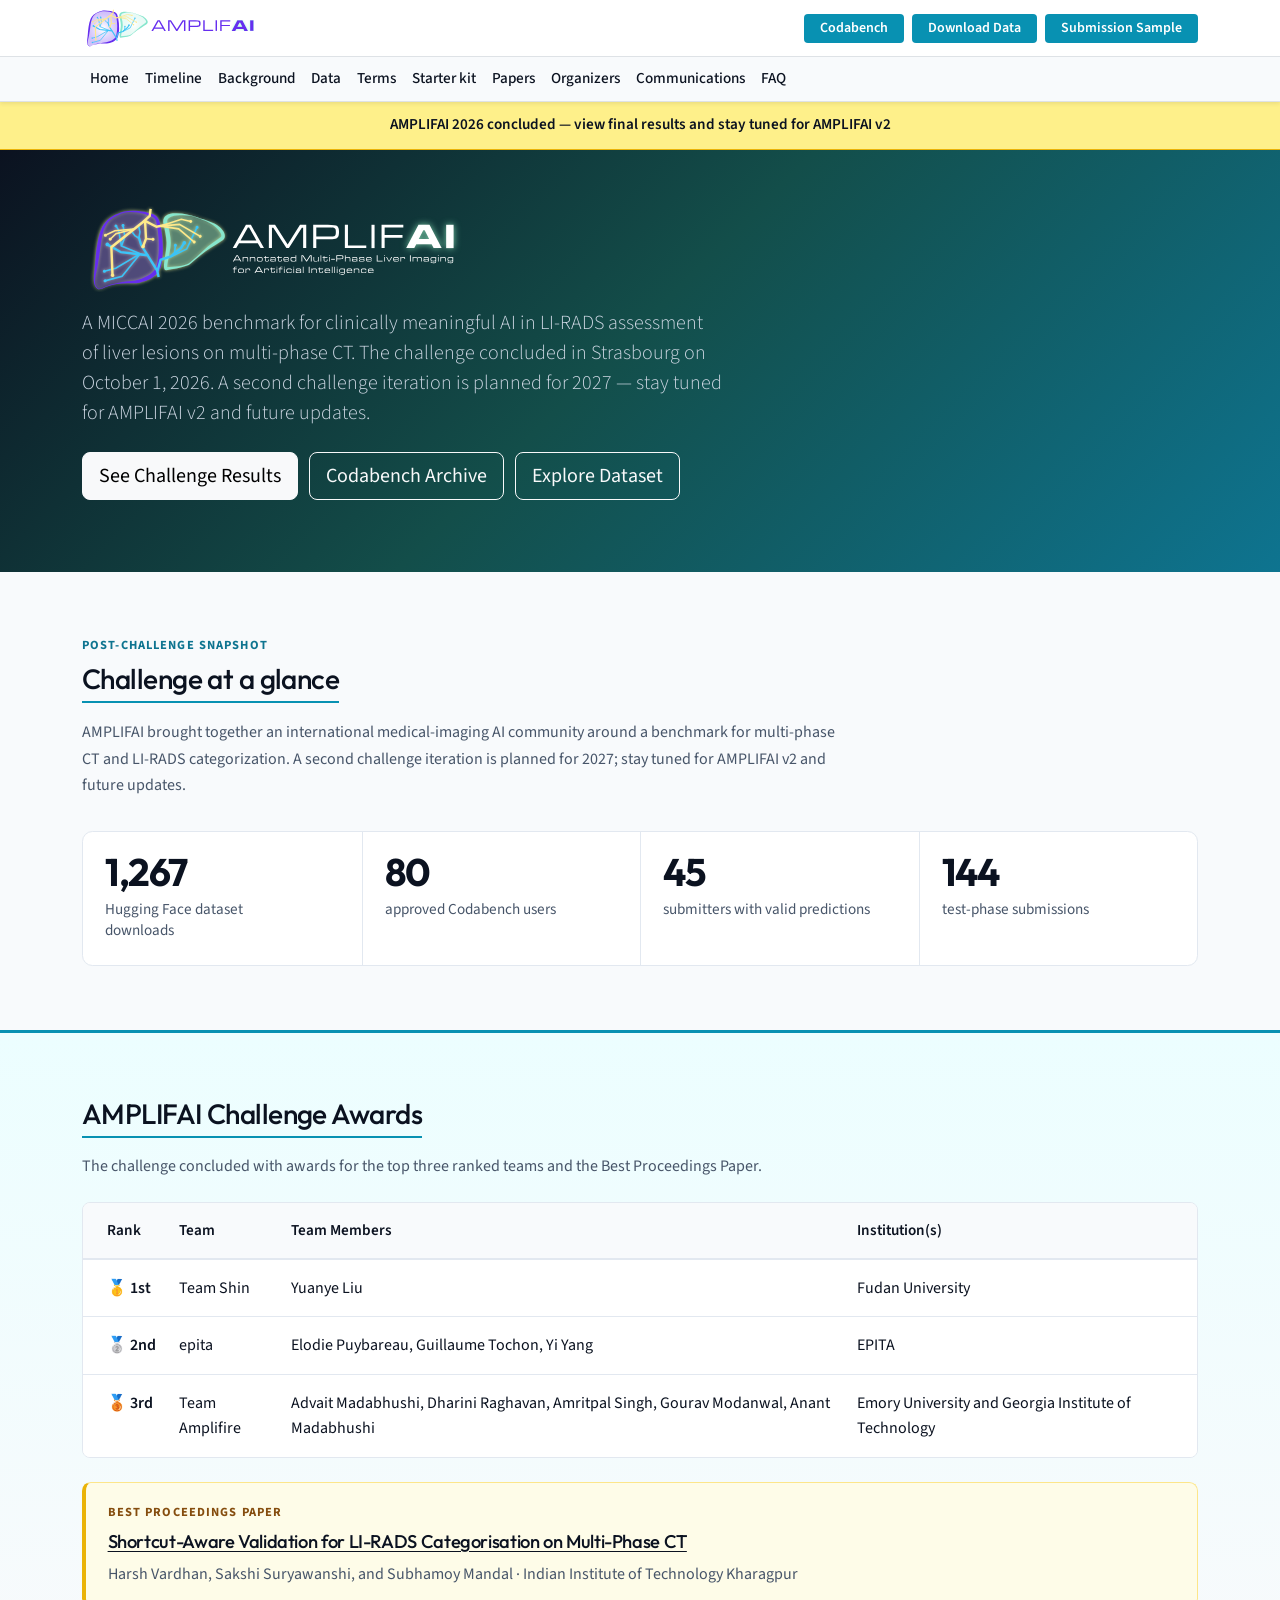
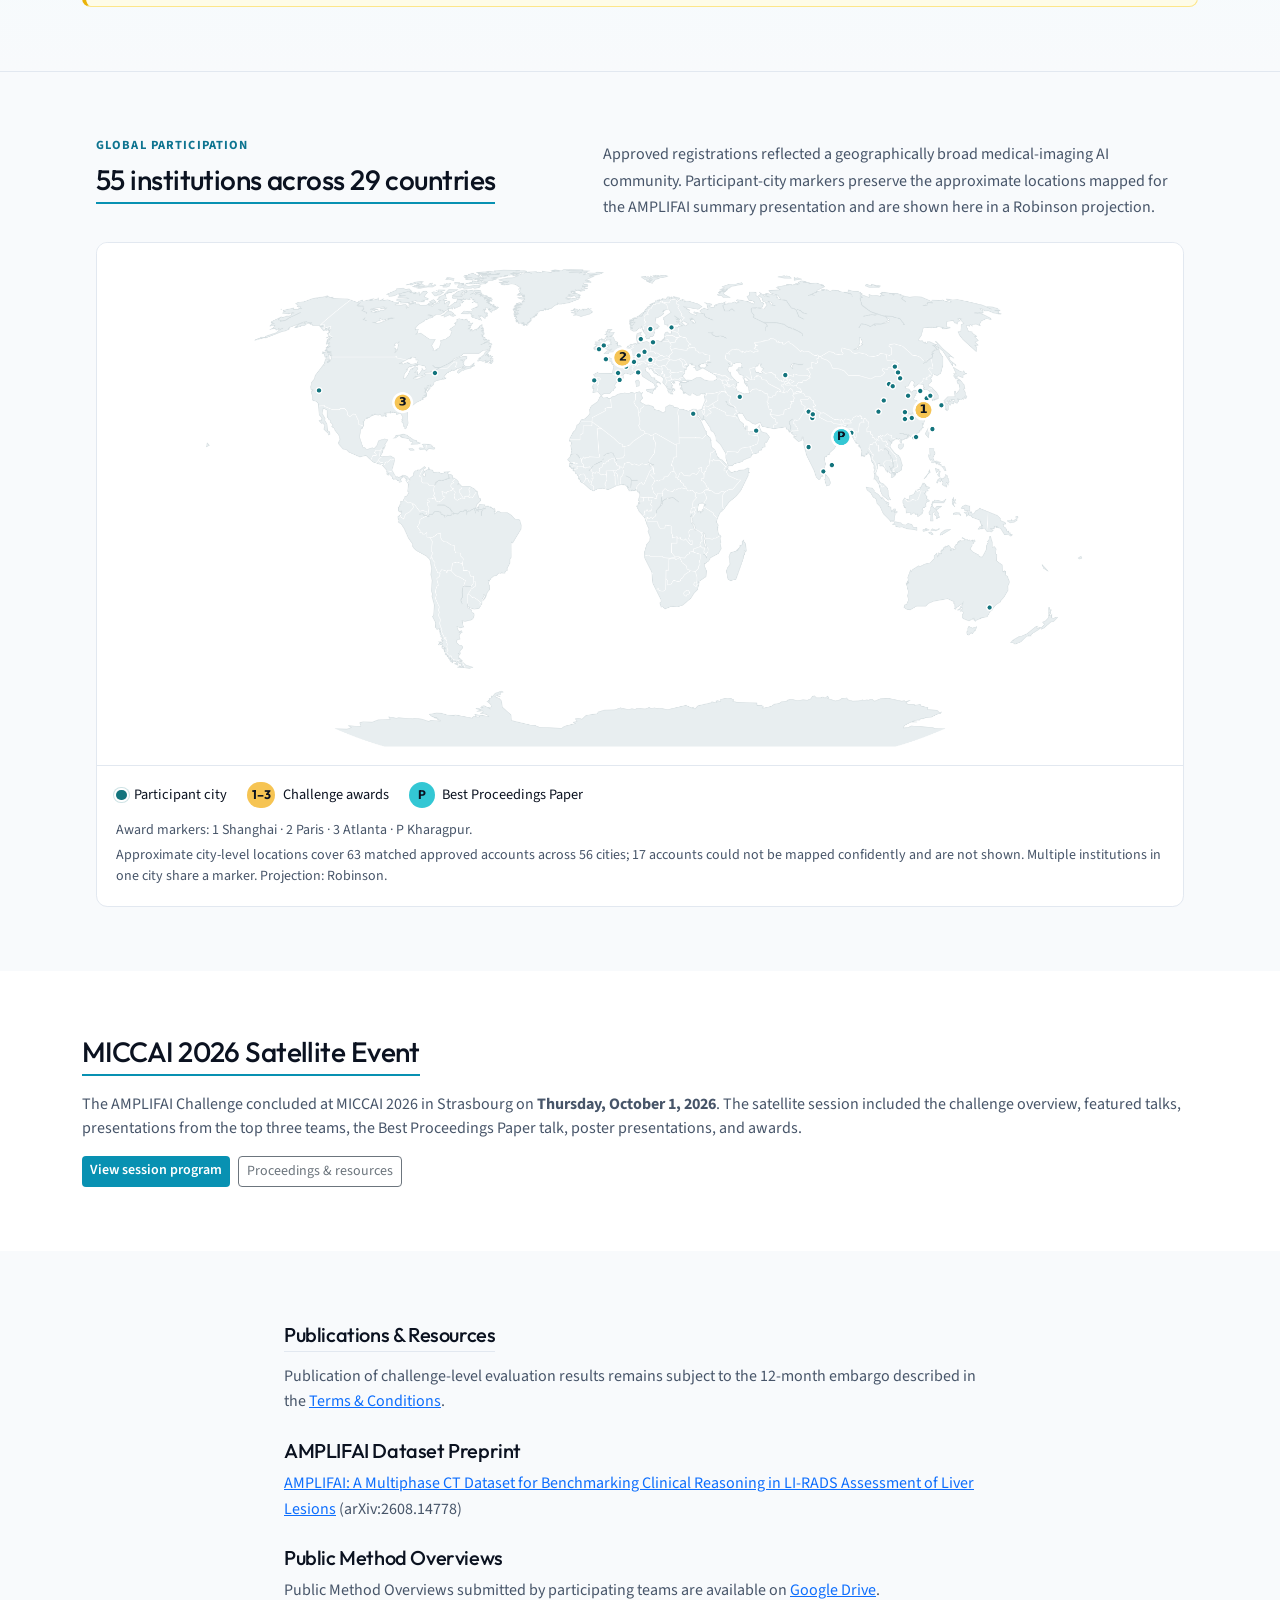
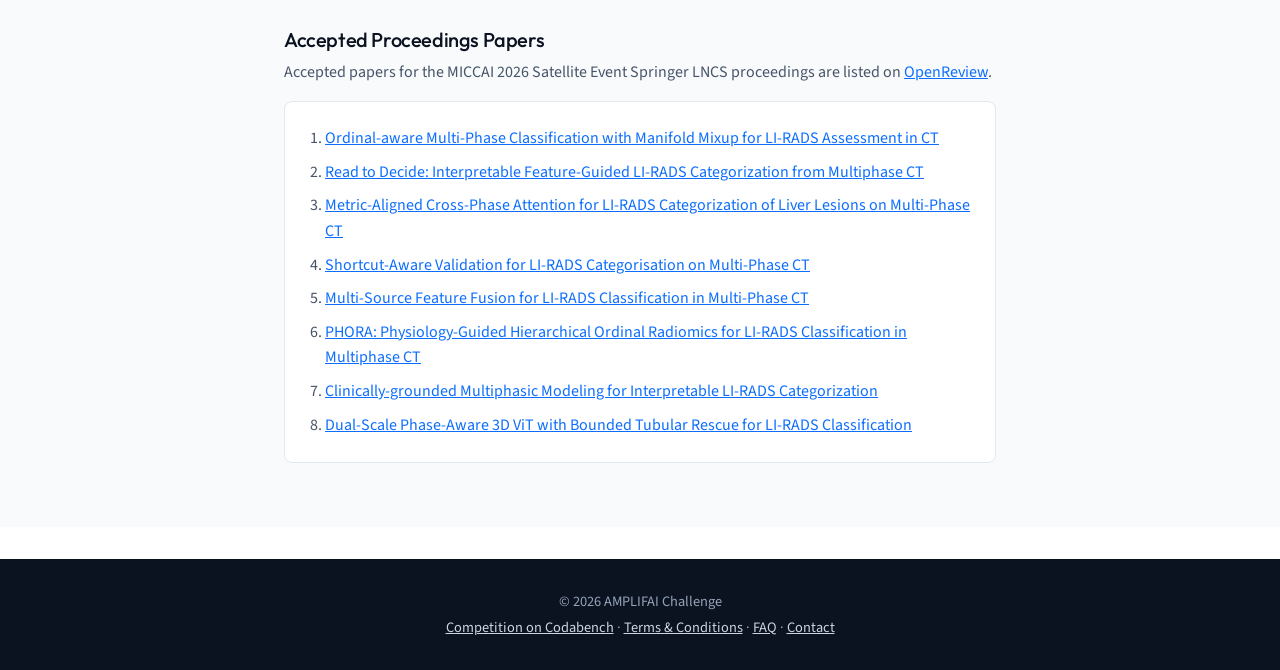
<file: index.html>
<!DOCTYPE html>
<html lang="en">
  <head>
    <meta charset="utf-8" />
    <meta name="viewport" content="width=device-width, initial-scale=1" />
    <meta
      name="description"
      content="AMPLIFAI (Medical Image Computing and Computer Assisted Intervention (MICCAI) 2026): classify liver lesions on multi-phase abdominal computed tomography (CT) using the Liver Imaging Reporting and Data System (LI-RADS) framework-benchmarking artificial intelligence (AI) for trustworthy hepatocellular carcinoma (HCC) diagnosis. Submissions on Codabench."
    />
    <title>AMPLIFAI Challenge</title>
    <link rel="icon" href="assets/img/favicon.svg" type="image/svg+xml" />
    <link rel="icon" href="assets/img/favicon.png" type="image/png" />
    <link rel="apple-touch-icon" href="assets/img/favicon.png" />

    <link rel="preconnect" href="https://fonts.googleapis.com" />
    <link rel="preconnect" href="https://fonts.gstatic.com" crossorigin />
    <link
      href="https://fonts.googleapis.com/css2?family=Outfit:wght@500;700&family=Source+Sans+3:wght@400;600&display=swap"
      rel="stylesheet"
    />
    <link
      href="https://cdn.jsdelivr.net/npm/bootstrap@5.3.3/dist/css/bootstrap.min.css"
      rel="stylesheet"
      integrity="sha384-QWTKZyjpPEjISv5WaRU9OFeRpok6YctnYmDr5pNlyT2bRjXh0JMhjY6hW+ALEwIH"
      crossorigin="anonymous"
    />
    <link href="assets/css/style.css" rel="stylesheet" />
  </head>
  <body>
    <header class="site-header fixed-top bg-white shadow-sm">
      <div class="site-header-top border-bottom">
        <div class="container site-header-top-inner">
          <a class="navbar-brand py-0" href="index.html" aria-label="AMPLIFAI - Home">
          <img
            src="assets/img/logo-mini-light.svg"
            alt=""
            width="200"
            height="56"
            class="navbar-brand-logo"
            decoding="async"
          />
        </a>
          <div class="site-header-actions d-none d-lg-flex flex-wrap gap-2">
            <a
              class="btn btn-amplifai btn-sm px-3"
              href="https://www.codabench.org/competitions/14290/"
              target="_blank"
              rel="noopener noreferrer"
              >Codabench</a
            >
            <a
              class="btn btn-amplifai btn-sm px-3"
              href="https://huggingface.co/datasets/UM-IHC-CA2i/AMPLIFAI"
              target="_blank"
              rel="noopener noreferrer"
              >Download Data</a
            >
            <a
              class="btn btn-amplifai btn-sm px-3"
              href="https://github.com/UM2ii/amplifai-codabench"
              target="_blank"
              rel="noopener noreferrer"
              >Submission Sample</a
            >
          </div>
          <button
            class="navbar-toggler site-header-toggler d-lg-none"
            type="button"
            data-bs-toggle="collapse"
            data-bs-target="#siteNavCollapse"
            aria-controls="siteNavCollapse"
            aria-expanded="false"
            aria-label="Toggle navigation"
          >
            <span class="navbar-toggler-icon"></span>
          </button>
        </div>
      </div>
      <nav class="site-header-nav navbar navbar-expand-lg navbar-light border-bottom">
        <div class="container">
          <div class="collapse navbar-collapse" id="siteNavCollapse">
            <ul class="navbar-nav site-header-nav-links me-auto mb-2 mb-lg-0">
            <li class="nav-item"><a class="nav-link active" aria-current="page" href="index.html">Home</a></li>
            <li class="nav-item"><a class="nav-link" href="timeline.html">Timeline</a></li>
            <li class="nav-item"><a class="nav-link" href="background.html">Background</a></li>
            <li class="nav-item"><a class="nav-link" href="data.html">Data</a></li>
            <li class="nav-item"><a class="nav-link" href="rules.html">Terms</a></li>
            <li class="nav-item"><a class="nav-link" href="starter-kit.html">Starter kit</a></li>
            <li class="nav-item"><a class="nav-link" href="papers.html">Papers</a></li>
            <li class="nav-item"><a class="nav-link" href="organizers.html">Organizers</a></li>
            <li class="nav-item"><a class="nav-link" href="communications.html">Communications</a></li>
            <li class="nav-item"><a class="nav-link" href="faq.html">FAQ</a></li>
          </ul>
            <div class="site-header-actions site-header-actions--mobile d-lg-none pb-3 pt-1">
              <a
                class="btn btn-amplifai btn-sm px-3"
                href="https://www.codabench.org/competitions/14290/"
                target="_blank"
                rel="noopener noreferrer"
                >Codabench</a
              >
              <a
                class="btn btn-amplifai btn-sm px-3"
                href="https://huggingface.co/datasets/UM-IHC-CA2i/AMPLIFAI"
                target="_blank"
                rel="noopener noreferrer"
                >Download Data</a
              >
              <a
                class="btn btn-amplifai btn-sm px-3"
                href="https://github.com/UM2ii/amplifai-codabench"
                target="_blank"
                rel="noopener noreferrer"
                >Submission Sample</a
              >
            </div>
          </div>
        </div>
      </nav>
    </header>

    <div class="announcement-banner" role="status">
      <div class="container text-center">
        <a class="announcement-banner-link" href="#challenge-at-a-glance">
          AMPLIFAI 2026 concluded — view final results and stay tuned for AMPLIFAI v2
        </a>
      </div>
    </div>

    <header class="hero">
      <div class="container">
        
        <h1 class="mb-3">
          <img
            class="hero-brand-logo"
            src="assets/img/logo-full-dark.svg"
            alt="AMPLIFAI Challenge"
            width="427"
            height="313"
            decoding="async"
          />
        </h1>
        <p class="lead mb-4">
          A MICCAI 2026 benchmark for clinically meaningful AI in LI-RADS assessment of liver lesions on multi-phase CT.
          The challenge concluded in Strasbourg on October 1, 2026. A second challenge iteration is planned for 2027 —
          stay tuned for AMPLIFAI v2 and future updates.
        </p>
        <a class="btn btn-light btn-lg me-2 mb-2" href="#challenge-at-a-glance">See Challenge Results</a>
        <a
          class="btn btn-outline-light btn-lg me-2 mb-2"
          href="https://www.codabench.org/competitions/14290/"
          target="_blank"
          rel="noopener noreferrer"
          >Codabench Archive</a
        >
        <a
          class="btn btn-outline-light btn-lg mb-2"
          href="https://huggingface.co/datasets/UM-IHC-CA2i/AMPLIFAI"
          target="_blank"
          rel="noopener noreferrer"
          >Explore Dataset</a
        >
      </div>
    </header>

    <section class="section-block challenge-glance" id="challenge-at-a-glance">
      <div class="container">
        <div class="challenge-glance-intro">
          <p class="challenge-eyebrow mb-2">Post-challenge snapshot</p>
          <h2 class="section-title anchor-offset mb-3">Challenge at a glance</h2>
          <p class="text-muted-amplifai challenge-glance-copy mb-0">
            AMPLIFAI brought together an international medical-imaging AI community around a benchmark for multi-phase
            CT and LI-RADS categorization. A second challenge iteration is planned for 2027; stay tuned for AMPLIFAI v2
            and future updates.
          </p>
        </div>

        <div class="challenge-metrics-band" aria-label="AMPLIFAI challenge metrics">
          <div class="challenge-metric">
            <p class="challenge-metric-value">1,267</p>
            <p class="challenge-metric-label">Hugging Face dataset downloads</p>
          </div>
          <div class="challenge-metric">
            <p class="challenge-metric-value">80</p>
            <p class="challenge-metric-label">approved Codabench users</p>
          </div>
          <div class="challenge-metric">
            <p class="challenge-metric-value">45</p>
            <p class="challenge-metric-label">submitters with valid predictions</p>
          </div>
          <div class="challenge-metric">
            <p class="challenge-metric-value">144</p>
            <p class="challenge-metric-label">test-phase submissions</p>
          </div>
        </div>
      </div>
    </section>

    <section class="section-block winners-section" id="winners">
      <div class="container">
        <h2 class="section-title anchor-offset">AMPLIFAI Challenge Awards</h2>
        <p class="text-muted-amplifai mb-4">
          The challenge concluded with awards for the top three ranked teams and the Best Proceedings Paper.
        </p>

        <div class="table-responsive card card-amplifai p-0 overflow-hidden">
          <table class="table table-winners mb-0">
            <thead>
              <tr>
                <th class="ps-4 py-3" scope="col">Rank</th>
                <th class="py-3" scope="col">Team</th>
                <th class="py-3" scope="col">Team Members</th>
                <th class="py-3 pe-4" scope="col">Institution(s)</th>
              </tr>
            </thead>
            <tbody>
              <tr>
                <th class="ps-4 py-3" scope="row">🥇 1st</th>
                <td class="py-3">Team Shin</td>
                <td class="py-3">Yuanye Liu</td>
                <td class="py-3 pe-4">Fudan University</td>
              </tr>
              <tr>
                <th class="ps-4 py-3" scope="row">🥈 2nd</th>
                <td class="py-3">epita</td>
                <td class="py-3">Elodie Puybareau, Guillaume Tochon, Yi Yang</td>
                <td class="py-3 pe-4">EPITA</td>
              </tr>
              <tr>
                <th class="ps-4 py-3" scope="row">🥉 3rd</th>
                <td class="py-3">Team Amplifire</td>
                <td class="py-3">
                  Advait Madabhushi, Dharini Raghavan, Amritpal Singh, Gourav Modanwal, Anant Madabhushi
                </td>
                <td class="py-3 pe-4">Emory University and Georgia Institute of Technology</td>
              </tr>
            </tbody>
          </table>
        </div>

        <div class="best-paper-card">
          <p class="best-paper-kicker">Best Proceedings Paper</p>
          <h3 class="best-paper-title">
            <a
              href="https://papers.miccai.org/miccai-2026-sat/AMPLIFAI_004.html"
              target="_blank"
              rel="noopener noreferrer"
              >Shortcut-Aware Validation for LI-RADS Categorisation on Multi-Phase CT</a
            >
          </h3>
          <p class="best-paper-meta mb-0">
            Harsh Vardhan, Sakshi Suryawanshi, and Subhamoy Mandal · Indian Institute of Technology Kharagpur
          </p>
        </div>
      </div>
    </section>

    <section class="section-block participation-section" id="global-participation">
      <div class="container">
        <div class="participation-heading">
          <div>
            <p class="challenge-eyebrow mb-2">Global participation</p>
            <h2 class="section-title anchor-offset mb-3">55 institutions across 29 countries</h2>
          </div>
          <p class="text-muted-amplifai participation-copy mb-0">
            Approved registrations reflected a geographically broad medical-imaging AI community. Participant-city
            markers preserve the approximate locations mapped for the AMPLIFAI summary presentation and are shown here
            in a Robinson projection.
          </p>
        </div>

        <figure class="participation-figure mb-0">
          <img
            src="assets/img/amplifai-participation-map.png"
            alt="World map of approximate AMPLIFAI participant-city locations, with award locations highlighted in Shanghai, Paris, Atlanta, and Kharagpur"
            class="participation-map"
            width="2052"
            height="986"
            loading="lazy"
            decoding="async"
          />
          <figcaption class="participation-caption">
            <div class="participation-legend" aria-label="Map legend">
              <span class="participation-legend-item"><span class="participation-dot" aria-hidden="true"></span>Participant city</span>
              <span class="participation-legend-item"><span class="participation-award" aria-hidden="true">1–3</span>Challenge awards</span>
              <span class="participation-legend-item"><span class="participation-award participation-award--paper" aria-hidden="true">P</span>Best Proceedings Paper</span>
            </div>
            <p class="text-muted-amplifai small mb-1">
              Award markers: 1 Shanghai · 2 Paris · 3 Atlanta · P Kharagpur.
            </p>
            <p class="text-muted-amplifai small mb-0">
              Approximate city-level locations cover 63 matched approved accounts across 56 cities; 17 accounts could
              not be mapped confidently and are not shown. Multiple institutions in one city share a marker. Projection: Robinson.
            </p>
          </figcaption>
        </figure>
      </div>
    </section>

    <section class="section-block" id="satellite-event">
      <div class="container">
        <h2 class="section-title anchor-offset">MICCAI 2026 Satellite Event</h2>
        <p class="text-muted-amplifai mb-3">
          The AMPLIFAI Challenge concluded at MICCAI 2026 in Strasbourg on <strong>Thursday, October 1, 2026</strong>.
          The satellite session included the challenge overview, featured talks, presentations from the top three teams,
          the Best Proceedings Paper talk, poster presentations, and awards.
        </p>
        <div class="d-flex flex-wrap gap-2">
          <a class="btn btn-amplifai btn-sm" href="timeline.html#satellite-event">View session program</a>
          <a class="btn btn-outline-secondary btn-sm" href="#publications">Proceedings &amp; resources</a>
        </div>
      </div>
    </section>

    <section class="section-block" id="publications">
      <div class="container rules-prose">
        <h2 class="section-title anchor-offset">Publications &amp; Resources</h2>
        <p class="text-muted-amplifai mb-4">
          Publication of challenge-level evaluation results remains subject to the 12-month embargo described in the
          <a href="rules.html">Terms &amp; Conditions</a>.
        </p>

        <h3 class="display-font h5 anchor-offset" id="dataset-preprint">AMPLIFAI Dataset Preprint</h3>
        <p class="text-muted-amplifai mb-4">
          <a href="https://arxiv.org/abs/2608.14778" target="_blank" rel="noopener noreferrer"
            >AMPLIFAI: A Multiphase CT Dataset for Benchmarking Clinical Reasoning in LI-RADS Assessment of Liver
            Lesions</a
          >
          (arXiv:2608.14778)
        </p>

        <h3 class="display-font h5 anchor-offset" id="method-overviews">Public Method Overviews</h3>
        <p class="text-muted-amplifai mb-4">
          Public Method Overviews submitted by participating teams are available on
          <a
            href="https://drive.google.com/drive/folders/1l_z86u0g8QqtVjNhNF2sZSC8DVH7Eg_X1nPZ2QQilfJTnZVftZVMRejRtCEV6-wn2v16t70l?usp=sharing"
            target="_blank"
            rel="noopener noreferrer"
            >Google Drive</a
          >.
        </p>

        <h3 class="display-font h5 anchor-offset" id="accepted-papers">Accepted Proceedings Papers</h3>
        <p class="text-muted-amplifai mb-3">
          Accepted papers for the MICCAI 2026 Satellite Event Springer LNCS proceedings are listed on
          <a
            href="https://openreview.net/group?id=MICCAI.org/2026/Workshop/AMPLIFAI"
            target="_blank"
            rel="noopener noreferrer"
            >OpenReview</a
          >.
        </p>

        <div class="card card-amplifai p-4 mb-0">
          <ol class="mb-0 ps-3">
            <li class="mb-2">
              <a href="https://openreview.net/forum?id=NaujPzdDzd" target="_blank" rel="noopener noreferrer"
                >Ordinal-aware Multi-Phase Classification with Manifold Mixup for LI-RADS Assessment in CT</a
              >
            </li>
            <li class="mb-2">
              <a href="https://openreview.net/forum?id=3Swr41l81o" target="_blank" rel="noopener noreferrer"
                >Read to Decide: Interpretable Feature-Guided LI-RADS Categorization from Multiphase CT</a
              >
            </li>
            <li class="mb-2">
              <a href="https://openreview.net/forum?id=ouXr7KuhhH" target="_blank" rel="noopener noreferrer"
                >Metric-Aligned Cross-Phase Attention for LI-RADS Categorization of Liver Lesions on Multi-Phase
                CT</a
              >
            </li>
            <li class="mb-2">
              <a href="https://openreview.net/forum?id=5DZQnMbNkq" target="_blank" rel="noopener noreferrer"
                >Shortcut-Aware Validation for LI-RADS Categorisation on Multi-Phase CT</a
              >
            </li>
            <li class="mb-2">
              <a href="https://openreview.net/forum?id=rVaOrayUMo" target="_blank" rel="noopener noreferrer"
                >Multi-Source Feature Fusion for LI-RADS Classification in Multi-Phase CT</a
              >
            </li>
            <li class="mb-2">
              <a href="https://openreview.net/forum?id=2TwGxdPBvf" target="_blank" rel="noopener noreferrer"
                >PHORA: Physiology-Guided Hierarchical Ordinal Radiomics for LI-RADS Classification in Multiphase
                CT</a
              >
            </li>
            <li class="mb-2">
              <a href="https://openreview.net/forum?id=ceMKFpqEAT" target="_blank" rel="noopener noreferrer"
                >Clinically-grounded Multiphasic Modeling for Interpretable LI-RADS Categorization</a
              >
            </li>
            <li>
              <a href="https://openreview.net/forum?id=kB1L6aFSLQ" target="_blank" rel="noopener noreferrer"
                >Dual-Scale Phase-Aware 3D ViT with Bounded Tubular Rescue for LI-RADS Classification</a
              >
            </li>
          </ol>
        </div>
      </div>
    </section>

    <footer class="site-footer">
      <div class="container text-center">
        <p class="mb-1"><span id="y"></span> AMPLIFAI Challenge</p>
        <p class="mb-0">
          <a href="https://www.codabench.org/competitions/14290/" target="_blank" rel="noopener noreferrer"
            >Competition on Codabench</a
          >
          ·
          <a href="rules.html">Terms &amp; Conditions</a>
          ·
          <a href="faq.html">FAQ</a>
          ·
          <a href="mailto:amplifai@som.umaryland.edu">Contact</a>
        </p>
      </div>
    </footer>

    <script
      src="https://cdn.jsdelivr.net/npm/bootstrap@5.3.3/dist/js/bootstrap.bundle.min.js"
      integrity="sha384-YvpcrYf0tY3lHB60NNkmXc5s9fDVZLESaAA55NDzOxhy9GkcIdslK1eN7N6jIeHz"
      crossorigin="anonymous"
    ></script>
    <script>
      document.getElementById("y").textContent = "© " + new Date().getFullYear();
    </script>
  </body>
</html>
</file>
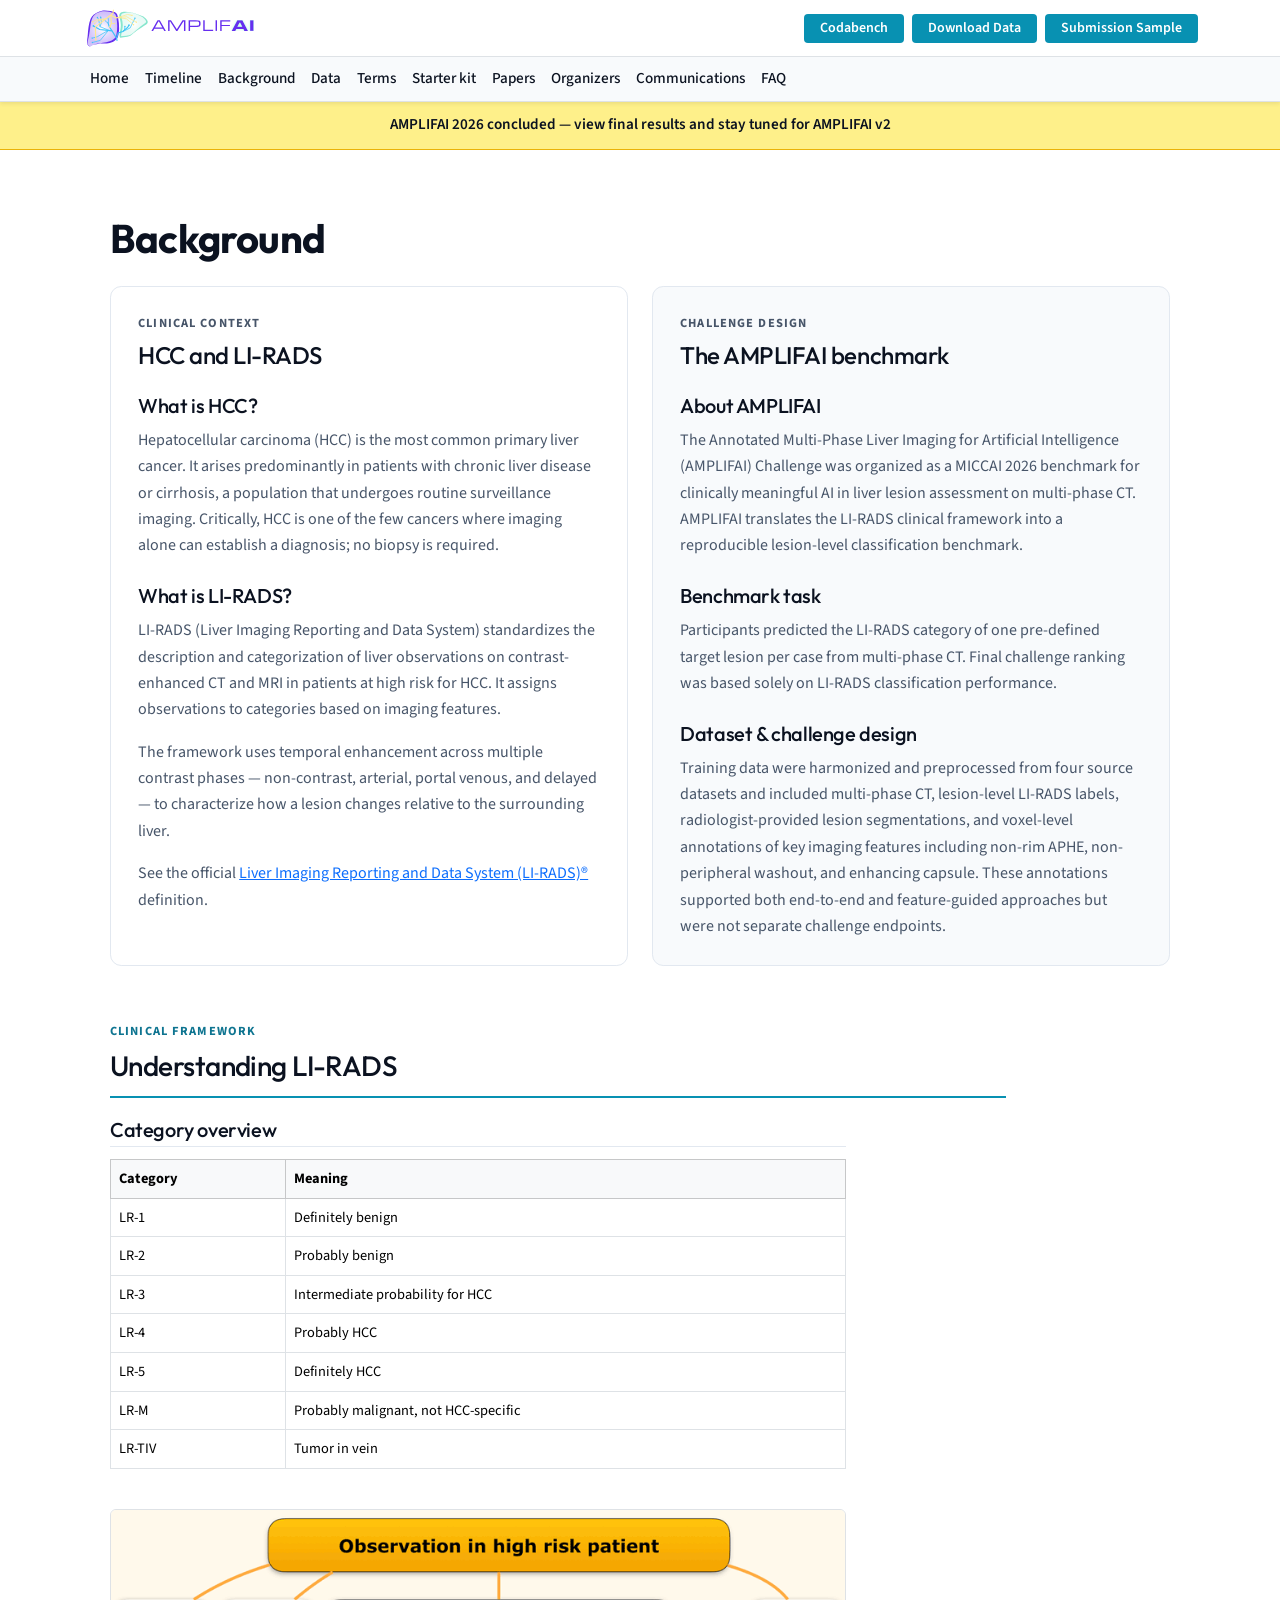
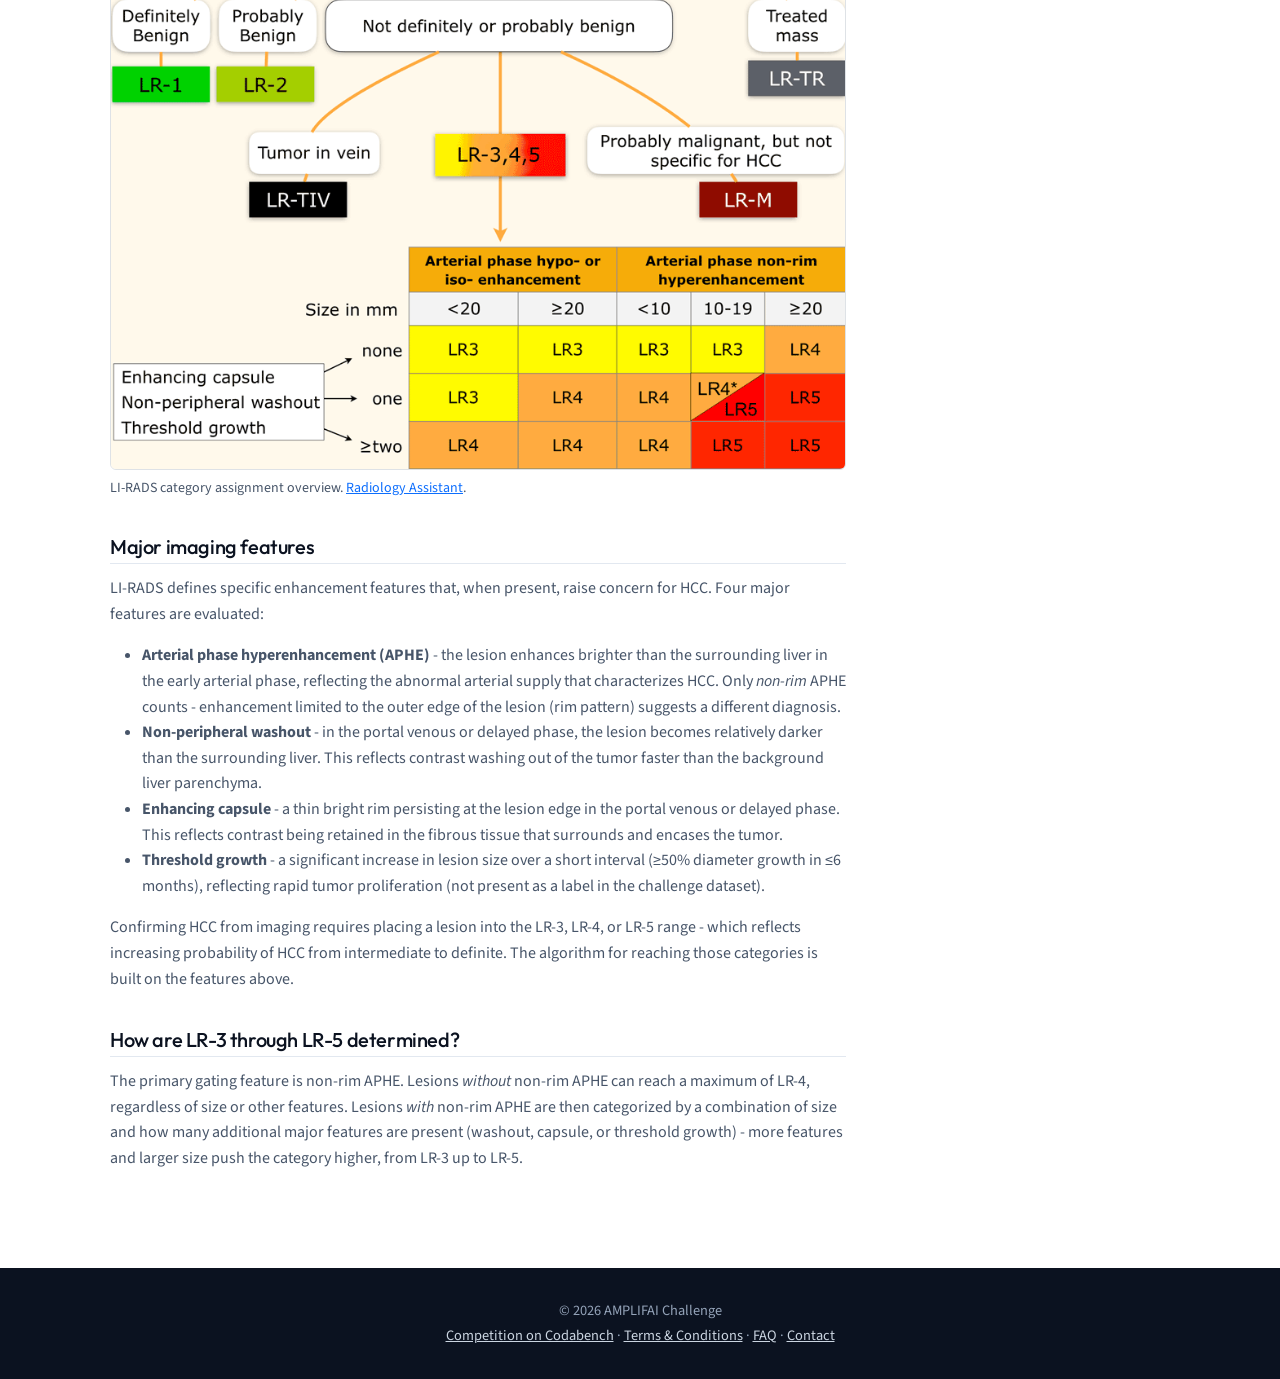
<file: background.html>
<!DOCTYPE html>
<html lang="en">
  <head>
    <meta charset="utf-8" />
    <meta name="viewport" content="width=device-width, initial-scale=1" />
    <title>Background - AMPLIFAI Challenge</title>
    <link rel="icon" href="assets/img/favicon.svg" type="image/svg+xml" />
    <link rel="icon" href="assets/img/favicon.png" type="image/png" />
    <link rel="apple-touch-icon" href="assets/img/favicon.png" />

    <link rel="preconnect" href="https://fonts.googleapis.com" />
    <link rel="preconnect" href="https://fonts.gstatic.com" crossorigin />
    <link
      href="https://fonts.googleapis.com/css2?family=Outfit:wght@500;700&family=Source+Sans+3:wght@400;600&display=swap"
      rel="stylesheet"
    />
    <link
      href="https://cdn.jsdelivr.net/npm/bootstrap@5.3.3/dist/css/bootstrap.min.css"
      rel="stylesheet"
      integrity="sha384-QWTKZyjpPEjISv5WaRU9OFeRpok6YctnYmDr5pNlyT2bRjXh0JMhjY6hW+ALEwIH"
      crossorigin="anonymous"
    />
    <link href="assets/css/style.css" rel="stylesheet" />
  </head>
  <body>
    <header class="site-header fixed-top bg-white shadow-sm">
      <div class="site-header-top border-bottom">
        <div class="container site-header-top-inner">
          <a class="navbar-brand py-0" href="index.html" aria-label="AMPLIFAI - Home">
          <img
            src="assets/img/logo-mini-light.svg"
            alt=""
            width="200"
            height="56"
            class="navbar-brand-logo"
            decoding="async"
          />
        </a>
          <div class="site-header-actions d-none d-lg-flex flex-wrap gap-2">
            <a
              class="btn btn-amplifai btn-sm px-3"
              href="https://www.codabench.org/competitions/14290/"
              target="_blank"
              rel="noopener noreferrer"
              >Codabench</a
            >
            <a
              class="btn btn-amplifai btn-sm px-3"
              href="https://huggingface.co/datasets/UM-IHC-CA2i/AMPLIFAI"
              target="_blank"
              rel="noopener noreferrer"
              >Download Data</a
            >
            <a
              class="btn btn-amplifai btn-sm px-3"
              href="https://github.com/UM2ii/amplifai-codabench"
              target="_blank"
              rel="noopener noreferrer"
              >Submission Sample</a
            >
          </div>
          <button
            class="navbar-toggler site-header-toggler d-lg-none"
            type="button"
            data-bs-toggle="collapse"
            data-bs-target="#siteNavCollapse"
            aria-controls="siteNavCollapse"
            aria-expanded="false"
            aria-label="Toggle navigation"
          >
            <span class="navbar-toggler-icon"></span>
          </button>
        </div>
      </div>
      <nav class="site-header-nav navbar navbar-expand-lg navbar-light border-bottom">
        <div class="container">
          <div class="collapse navbar-collapse" id="siteNavCollapse">
            <ul class="navbar-nav site-header-nav-links me-auto mb-2 mb-lg-0">
            <li class="nav-item"><a class="nav-link" href="index.html">Home</a></li>
            <li class="nav-item"><a class="nav-link" href="timeline.html">Timeline</a></li>
            <li class="nav-item"><a class="nav-link active" aria-current="page" href="background.html">Background</a></li>
            <li class="nav-item"><a class="nav-link" href="data.html">Data</a></li>
            <li class="nav-item"><a class="nav-link" href="rules.html">Terms</a></li>
            <li class="nav-item"><a class="nav-link" href="starter-kit.html">Starter kit</a></li>
            <li class="nav-item"><a class="nav-link" href="papers.html">Papers</a></li>
            <li class="nav-item"><a class="nav-link" href="organizers.html">Organizers</a></li>
            <li class="nav-item"><a class="nav-link" href="communications.html">Communications</a></li>
            <li class="nav-item"><a class="nav-link" href="faq.html">FAQ</a></li>
          </ul>
            <div class="site-header-actions site-header-actions--mobile d-lg-none pb-3 pt-1">
              <a
                class="btn btn-amplifai btn-sm px-3"
                href="https://www.codabench.org/competitions/14290/"
                target="_blank"
                rel="noopener noreferrer"
                >Codabench</a
              >
              <a
                class="btn btn-amplifai btn-sm px-3"
                href="https://huggingface.co/datasets/UM-IHC-CA2i/AMPLIFAI"
                target="_blank"
                rel="noopener noreferrer"
                >Download Data</a
              >
              <a
                class="btn btn-amplifai btn-sm px-3"
                href="https://github.com/UM2ii/amplifai-codabench"
                target="_blank"
                rel="noopener noreferrer"
                >Submission Sample</a
              >
            </div>
          </div>
        </div>
      </nav>
    </header>

    <div class="announcement-banner" role="status">
      <div class="container text-center">
        <a class="announcement-banner-link" href="index.html#challenge-at-a-glance">
          AMPLIFAI 2026 concluded — view final results and stay tuned for AMPLIFAI v2
        </a>
      </div>
    </div>

    <main class="container section-block background-page">
      <h1 class="display-font fw-bold mb-4">Background</h1>

      <div class="background-overview-grid">
        <section class="background-overview-column" aria-labelledby="clinical-context-heading">
          <p class="background-eyebrow mb-2">Clinical context</p>
          <h2 class="display-font h4 mb-4" id="clinical-context-heading">HCC and LI-RADS</h2>

          <h3 class="display-font h5">What is HCC?</h3>
          <p>
            Hepatocellular carcinoma (HCC) is the most common primary liver cancer. It arises predominantly in patients
            with chronic liver disease or cirrhosis, a population that undergoes routine surveillance imaging. Critically,
            HCC is one of the few cancers where imaging alone can establish a diagnosis; no biopsy is required.
          </p>

          <h3 class="display-font h5">What is LI-RADS?</h3>
          <p>
            LI-RADS (Liver Imaging Reporting and Data System) standardizes the description and categorization of liver
            observations on contrast-enhanced CT and MRI in patients at high risk for HCC. It assigns observations to
            categories based on imaging features.
          </p>
          <p>
            The framework uses temporal enhancement across multiple contrast phases — non-contrast, arterial, portal
            venous, and delayed — to characterize how a lesion changes relative to the surrounding liver.
          </p>
          <p class="mb-0">
            See the official
            <a
              href="https://edge.sitecorecloud.io/americancoldf5f-acrorgf92a-productioncb02-3650/media/ACR/Files/RADS/LI-RADS/LI-RADS-CT-MRI-2018-Core.pdf"
              target="_blank"
              rel="noopener noreferrer"
              >Liver Imaging Reporting and Data System (LI-RADS)&reg;</a
            >
            definition.
          </p>
        </section>

        <section class="background-overview-column background-overview-column--challenge" aria-labelledby="challenge-background-heading">
          <p class="background-eyebrow mb-2">Challenge design</p>
          <h2 class="display-font h4 mb-4" id="challenge-background-heading">The AMPLIFAI benchmark</h2>

          <h3 class="display-font h5">About AMPLIFAI</h3>
          <p>
            The Annotated Multi-Phase Liver Imaging for Artificial Intelligence (AMPLIFAI) Challenge was organized as a
            MICCAI 2026 benchmark for clinically meaningful AI in liver lesion assessment on multi-phase CT. AMPLIFAI
            translates the LI-RADS clinical framework into a reproducible lesion-level classification benchmark.
          </p>

          <h3 class="display-font h5">Benchmark task</h3>
          <p>
            Participants predicted the LI-RADS category of one pre-defined target lesion per case from multi-phase CT.
            Final challenge ranking was based solely on LI-RADS classification performance.
          </p>

          <h3 class="display-font h5">Dataset &amp; challenge design</h3>
          <p class="mb-0">
            Training data were harmonized and preprocessed from four source datasets and included multi-phase CT,
            lesion-level LI-RADS labels, radiologist-provided lesion segmentations, and voxel-level annotations of key
            imaging features including non-rim APHE, non-peripheral washout, and enhancing capsule. These annotations
            supported both end-to-end and feature-guided approaches but were not separate challenge endpoints.
          </p>
        </section>
      </div>

      <div class="background-detail-heading">
        <p class="background-eyebrow mb-2">Clinical framework</p>
        <h2 class="display-font h3 mb-0">Understanding LI-RADS</h2>
      </div>

      <article class="rules-prose background-detail-prose">
        <h2 class="display-font h5">Category overview</h2>
        <div class="table-responsive mb-4">
          <table class="table table-bordered align-middle background-categories-table">
            <thead class="table-light">
              <tr>
                <th scope="col">Category</th>
                <th scope="col">Meaning</th>
              </tr>
            </thead>
            <tbody class="text-muted-amplifai">
              <tr>
                <td>LR-1</td>
                <td>Definitely benign</td>
              </tr>
              <tr>
                <td>LR-2</td>
                <td>Probably benign</td>
              </tr>
              <tr>
                <td>LR-3</td>
                <td>Intermediate probability for HCC</td>
              </tr>
              <tr>
                <td>LR-4</td>
                <td>Probably HCC</td>
              </tr>
              <tr>
                <td>LR-5</td>
                <td>Definitely HCC</td>
              </tr>
              <tr>
                <td>LR-M</td>
                <td>Probably malignant, not HCC-specific</td>
              </tr>
              <tr>
                <td>LR-TIV</td>
                <td>Tumor in vein</td>
              </tr>
            </tbody>
          </table>
        </div>

        <figure class="lirads-figure mb-4">
          <img
            src="assets/img/lirads-overview.png"
            alt="LI-RADS diagnostic algorithm overview: observation categories from LR-1 through LR-5 based on arterial phase enhancement, lesion size, and major features"
            class="img-fluid rounded border"
            width="900"
            height="686"
            loading="lazy"
            decoding="async"
          />
          <figcaption class="text-muted-amplifai small mt-2">
            LI-RADS category assignment overview.
            <a
              href="https://radiologyassistant.nl/abdomen/liver/li-rads"
              target="_blank"
              rel="noopener noreferrer"
              >Radiology Assistant</a
            >.
          </figcaption>
        </figure>

        <h2 class="display-font h5">Major imaging features</h2>
        <p>
          LI-RADS defines specific enhancement features that, when present, raise concern for HCC. Four major features are
          evaluated:
        </p>
        <ul>
          <li>
            <strong>Arterial phase hyperenhancement (APHE)</strong> - the lesion enhances brighter than the surrounding
            liver in the early arterial phase, reflecting the abnormal arterial supply that characterizes HCC. Only
            <em>non-rim</em> APHE counts - enhancement limited to the outer edge of the lesion (rim pattern) suggests a
            different diagnosis.
          </li>
          <li>
            <strong>Non-peripheral washout</strong> - in the portal venous or delayed phase, the lesion becomes relatively
            darker than the surrounding liver. This reflects contrast washing out of the tumor faster than the background
            liver parenchyma.
          </li>
          <li>
            <strong>Enhancing capsule</strong> - a thin bright rim persisting at the lesion edge in the portal venous or
            delayed phase. This reflects contrast being retained in the fibrous tissue that surrounds and encases the
            tumor.
          </li>
          <li>
            <strong>Threshold growth</strong> - a significant increase in lesion size over a short interval (≥50% diameter
            growth in ≤6 months), reflecting rapid tumor proliferation (not present as a label in the challenge dataset).
          </li>
        </ul>
        <p>
          Confirming HCC from imaging requires placing a lesion into the LR-3, LR-4, or LR-5 range - which reflects
          increasing probability of HCC from intermediate to definite. The algorithm for reaching those categories is built
          on the features above.
        </p>

        <h2 class="display-font h5">How are LR-3 through LR-5 determined?</h2>
        <p class="mb-0">
          The primary gating feature is non-rim APHE. Lesions <em>without</em> non-rim APHE can reach a maximum of LR-4,
          regardless of size or other features. Lesions <em>with</em> non-rim APHE are then categorized by a combination of
          size and how many additional major features are present (washout, capsule, or threshold growth) - more features and
          larger size push the category higher, from LR-3 up to LR-5.
        </p>
      </article>
    </main>

    <footer class="site-footer">
      <div class="container text-center">
        <p class="mb-1"><span id="y"></span> AMPLIFAI Challenge</p>
        <p class="mb-0">
          <a href="https://www.codabench.org/competitions/14290/" target="_blank" rel="noopener noreferrer"
            >Competition on Codabench</a
          >
          ·
          <a href="rules.html">Terms &amp; Conditions</a>
          ·
          <a href="faq.html">FAQ</a>
          ·
          <a href="mailto:amplifai@som.umaryland.edu">Contact</a>
        </p>
      </div>
    </footer>

    <script
      src="https://cdn.jsdelivr.net/npm/bootstrap@5.3.3/dist/js/bootstrap.bundle.min.js"
      integrity="sha384-YvpcrYf0tY3lHB60NNkmXc5s9fDVZLESaAA55NDzOxhy9GkcIdslK1eN7N6jIeHz"
      crossorigin="anonymous"
    ></script>
    <script>
      document.getElementById("y").textContent = "© " + new Date().getFullYear();
    </script>
  </body>
</html>
</file>
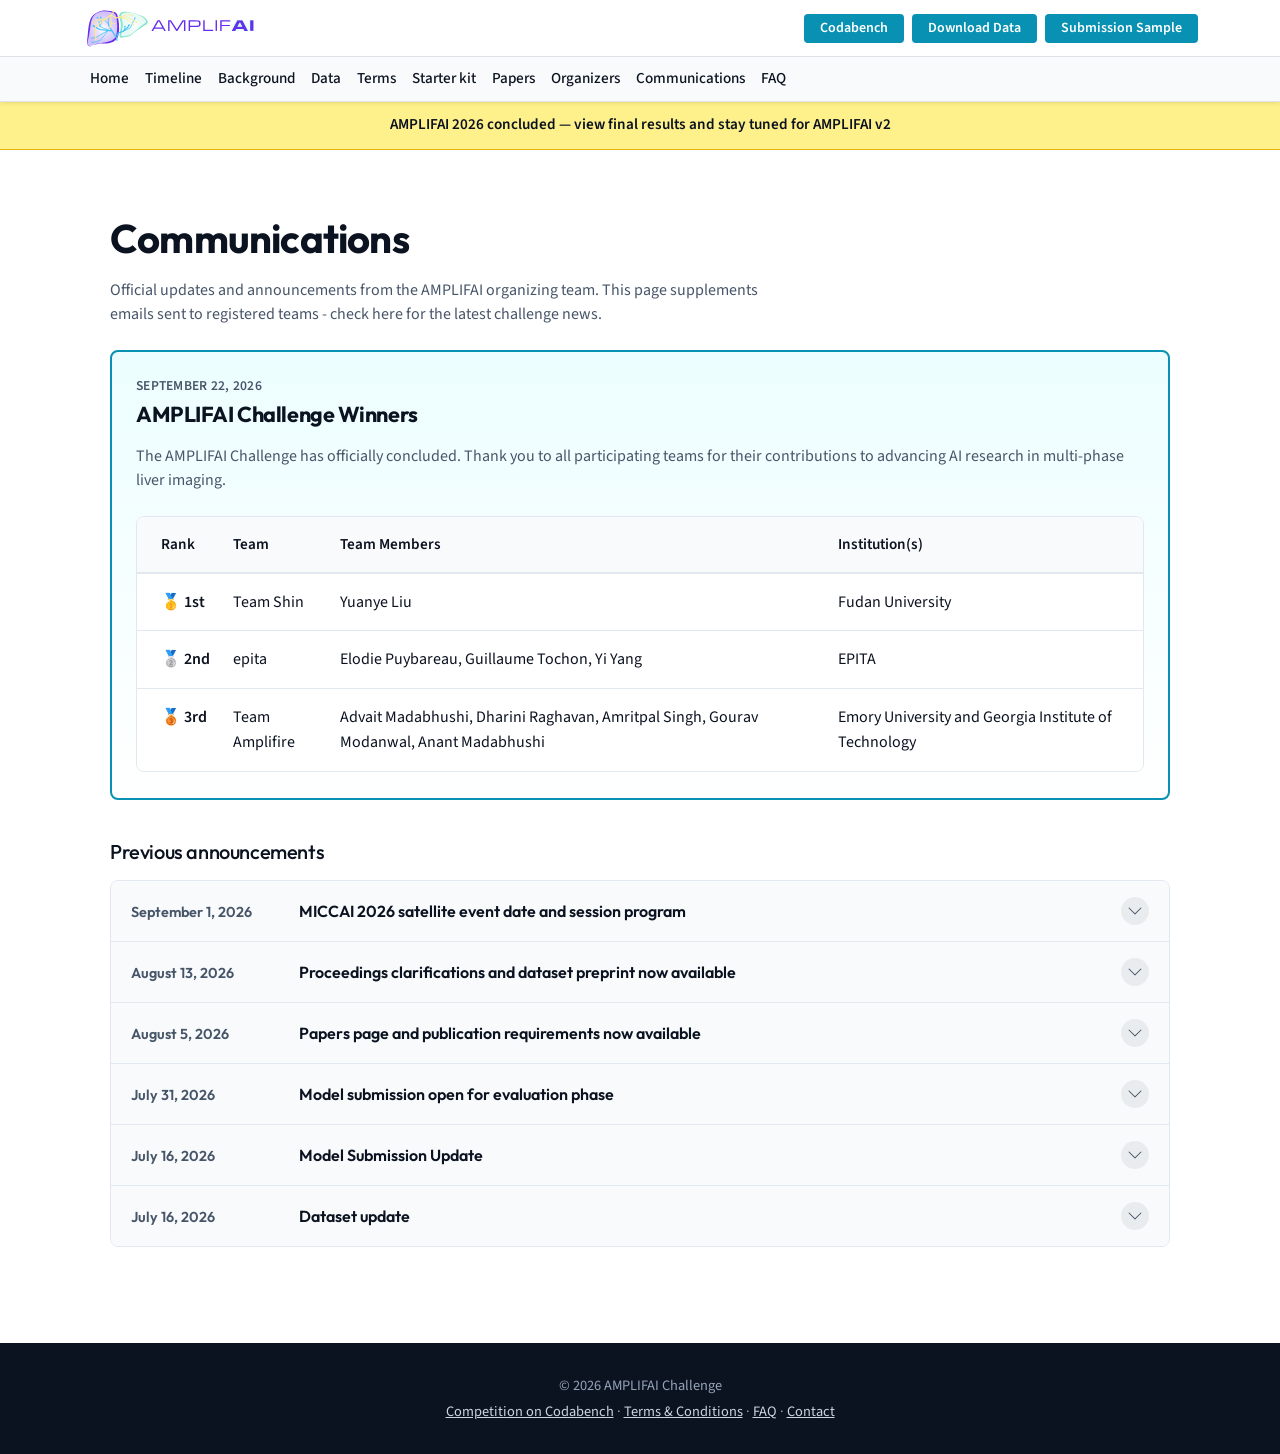
<file: communications.html>
<!DOCTYPE html>
<html lang="en">
  <head>
    <meta charset="utf-8" />
    <meta name="viewport" content="width=device-width, initial-scale=1" />
    <title>Communications - AMPLIFAI Challenge</title>
    <link rel="icon" href="assets/img/favicon.svg" type="image/svg+xml" />
    <link rel="icon" href="assets/img/favicon.png" type="image/png" />
    <link rel="apple-touch-icon" href="assets/img/favicon.png" />

    <link rel="preconnect" href="https://fonts.googleapis.com" />
    <link rel="preconnect" href="https://fonts.gstatic.com" crossorigin />
    <link
      href="https://fonts.googleapis.com/css2?family=Outfit:wght@500;700&family=Source+Sans+3:wght@400;600&display=swap"
      rel="stylesheet"
    />
    <link
      href="https://cdn.jsdelivr.net/npm/bootstrap@5.3.3/dist/css/bootstrap.min.css"
      rel="stylesheet"
      integrity="sha384-QWTKZyjpPEjISv5WaRU9OFeRpok6YctnYmDr5pNlyT2bRjXh0JMhjY6hW+ALEwIH"
      crossorigin="anonymous"
    />
    <link href="assets/css/style.css" rel="stylesheet" />
  </head>
  <body>
    <header class="site-header fixed-top bg-white shadow-sm">
      <div class="site-header-top border-bottom">
        <div class="container site-header-top-inner">
          <a class="navbar-brand py-0" href="index.html" aria-label="AMPLIFAI - Home">
          <img
            src="assets/img/logo-mini-light.svg"
            alt=""
            width="200"
            height="56"
            class="navbar-brand-logo"
            decoding="async"
          />
        </a>
          <div class="site-header-actions d-none d-lg-flex flex-wrap gap-2">
            <a
              class="btn btn-amplifai btn-sm px-3"
              href="https://www.codabench.org/competitions/14290/"
              target="_blank"
              rel="noopener noreferrer"
              >Codabench</a
            >
            <a
              class="btn btn-amplifai btn-sm px-3"
              href="https://huggingface.co/datasets/UM-IHC-CA2i/AMPLIFAI"
              target="_blank"
              rel="noopener noreferrer"
              >Download Data</a
            >
            <a
              class="btn btn-amplifai btn-sm px-3"
              href="https://github.com/UM2ii/amplifai-codabench"
              target="_blank"
              rel="noopener noreferrer"
              >Submission Sample</a
            >
          </div>
          <button
            class="navbar-toggler site-header-toggler d-lg-none"
            type="button"
            data-bs-toggle="collapse"
            data-bs-target="#siteNavCollapse"
            aria-controls="siteNavCollapse"
            aria-expanded="false"
            aria-label="Toggle navigation"
          >
            <span class="navbar-toggler-icon"></span>
          </button>
        </div>
      </div>
      <nav class="site-header-nav navbar navbar-expand-lg navbar-light border-bottom">
        <div class="container">
          <div class="collapse navbar-collapse" id="siteNavCollapse">
            <ul class="navbar-nav site-header-nav-links me-auto mb-2 mb-lg-0">
            <li class="nav-item"><a class="nav-link" href="index.html">Home</a></li>
            <li class="nav-item"><a class="nav-link" href="timeline.html">Timeline</a></li>
            <li class="nav-item"><a class="nav-link" href="background.html">Background</a></li>
            <li class="nav-item"><a class="nav-link" href="data.html">Data</a></li>
            <li class="nav-item"><a class="nav-link" href="rules.html">Terms</a></li>
            <li class="nav-item"><a class="nav-link" href="starter-kit.html">Starter kit</a></li>
            <li class="nav-item"><a class="nav-link" href="papers.html">Papers</a></li>
            <li class="nav-item"><a class="nav-link" href="organizers.html">Organizers</a></li>
            <li class="nav-item">
              <a class="nav-link active" aria-current="page" href="communications.html">Communications</a>
            </li>
            <li class="nav-item"><a class="nav-link" href="faq.html">FAQ</a></li>
          </ul>
            <div class="site-header-actions site-header-actions--mobile d-lg-none pb-3 pt-1">
              <a
                class="btn btn-amplifai btn-sm px-3"
                href="https://www.codabench.org/competitions/14290/"
                target="_blank"
                rel="noopener noreferrer"
                >Codabench</a
              >
              <a
                class="btn btn-amplifai btn-sm px-3"
                href="https://huggingface.co/datasets/UM-IHC-CA2i/AMPLIFAI"
                target="_blank"
                rel="noopener noreferrer"
                >Download Data</a
              >
              <a
                class="btn btn-amplifai btn-sm px-3"
                href="https://github.com/UM2ii/amplifai-codabench"
                target="_blank"
                rel="noopener noreferrer"
                >Submission Sample</a
              >
            </div>
          </div>
        </div>
      </nav>
    </header>

    <div class="announcement-banner" role="status">
      <div class="container text-center">
        <a class="announcement-banner-link" href="index.html#challenge-at-a-glance">
          AMPLIFAI 2026 concluded — view final results and stay tuned for AMPLIFAI v2
        </a>
      </div>
    </div>

    <main class="container section-block communications-page">
      <h1 class="display-font fw-bold mb-3">Communications</h1>
      <p class="text-muted-amplifai communications-intro mb-4">
        Official updates and announcements from the AMPLIFAI organizing team. This page supplements emails sent to
        registered teams - check here for the latest challenge news.
      </p>

      <section class="communications-featured anchor-offset" id="challenge-winners" aria-labelledby="challenge-winners-title">
        <span class="communications-featured-date">September 22, 2026</span>
        <h2 class="communications-featured-title" id="challenge-winners-title">AMPLIFAI Challenge Winners</h2>
        <p class="text-muted-amplifai mb-4">
          The AMPLIFAI Challenge has officially concluded. Thank you to all participating teams for their contributions
          to advancing AI research in multi-phase liver imaging.
        </p>

        <div class="table-responsive card card-amplifai p-0 overflow-hidden">
          <table class="table table-winners mb-0">
            <thead>
              <tr>
                <th class="ps-4 py-3" scope="col">Rank</th>
                <th class="py-3" scope="col">Team</th>
                <th class="py-3" scope="col">Team Members</th>
                <th class="py-3 pe-4" scope="col">Institution(s)</th>
              </tr>
            </thead>
            <tbody>
              <tr>
                <th class="ps-4 py-3" scope="row">🥇 1st</th>
                <td class="py-3">Team Shin</td>
                <td class="py-3">Yuanye Liu</td>
                <td class="py-3 pe-4">Fudan University</td>
              </tr>
              <tr>
                <th class="ps-4 py-3" scope="row">🥈 2nd</th>
                <td class="py-3">epita</td>
                <td class="py-3">Elodie Puybareau, Guillaume Tochon, Yi Yang</td>
                <td class="py-3 pe-4">EPITA</td>
              </tr>
              <tr>
                <th class="ps-4 py-3" scope="row">🥉 3rd</th>
                <td class="py-3">Team Amplifire</td>
                <td class="py-3">
                  Advait Madabhushi, Dharini Raghavan, Amritpal Singh, Gourav Modanwal, Anant Madabhushi
                </td>
                <td class="py-3 pe-4">Emory University and Georgia Institute of Technology</td>
              </tr>
            </tbody>
          </table>
        </div>
      </section>

      <h2 class="display-font h5 mb-3">Previous announcements</h2>
      <div class="communications-list" id="communicationsList">
        <div class="communication-item anchor-offset" id="miccai-satellite-event">
          <h2 class="accordion-header" id="heading-miccai-satellite-event">
            <button
              class="communication-toggle collapsed"
              type="button"
              data-bs-toggle="collapse"
              data-bs-target="#comm-miccai-satellite-event"
              aria-expanded="false"
              aria-controls="comm-miccai-satellite-event"
            >
              <span class="communication-meta">
                <span class="communication-date">September 1, 2026</span>
                <span class="communication-subject">MICCAI 2026 satellite event date and session program</span>
              </span>
              <span class="communication-chevron" aria-hidden="true">
                <svg xmlns="http://www.w3.org/2000/svg" width="16" height="16" fill="currentColor" viewBox="0 0 16 16">
                  <path
                    fill-rule="evenodd"
                    d="M1.646 4.646a.5.5 0 0 1 .708 0L8 10.293l5.646-5.647a.5.5 0 0 1 .708.708l-6 6a.5.5 0 0 1-.708 0l-6-6a.5.5 0 0 1 0-.708z"
                  />
                </svg>
              </span>
            </button>
          </h2>
          <div
            id="comm-miccai-satellite-event"
            class="accordion-collapse collapse"
            aria-labelledby="heading-miccai-satellite-event"
            data-bs-parent="#communicationsList"
          >
            <div class="communication-body">
              <p>
                The AMPLIFAI challenge will hold its in-person satellite event session at MICCAI 2026 in Strasbourg,
                France. Full details are on the <a href="timeline.html#satellite-event">Timeline page</a>.
              </p>

              <ul>
                <li><strong>Date:</strong> Thursday, October 1, 2026</li>
                <li><strong>Time:</strong> 8:00&ndash;10:00 (Strasbourg local time)</li>
                <li><strong>Location:</strong> Amsterdam room (Ground floor), Strasbourg Convention Center</li>
              </ul>

              <p>The two-hour session will include:</p>
              <ul>
                <li>Introduction and challenge overview</li>
                <li>Keynote / featured talks by Dr. Florence X. Doo and Pranav Kulkarni</li>
                <li>Q&amp;A</li>
                <li>Winner talks (top 3 teams)</li>
                <li>Best proceedings paper talk</li>
                <li>Poster presentations</li>
                <li>Closing and awards</li>
              </ul>

              <p>
                See the
                <a
                  href="https://conferences.miccai.org/2026/files/downloads/MICCAI2026-Satellite-Events-Program.pdf"
                  target="_blank"
                  rel="noopener noreferrer"
                  >MICCAI 2026 Satellite Events tentative schedule (PDF)</a
                >
                for the official MICCAI program.
              </p>

              <p>
                <a class="btn btn-amplifai btn-sm" href="timeline.html#satellite-event">View full session program</a>
              </p>

              <p class="communication-signature mb-0">The AMPLIFAI organizing team</p>
            </div>
          </div>
        </div>

        <div class="communication-item anchor-offset" id="proceedings-clarifications">
          <h2 class="accordion-header" id="heading-proceedings-clarifications">
            <button
              class="communication-toggle collapsed"
              type="button"
              data-bs-toggle="collapse"
              data-bs-target="#comm-proceedings-clarifications"
              aria-expanded="false"
              aria-controls="comm-proceedings-clarifications"
            >
              <span class="communication-meta">
                <span class="communication-date">August 13, 2026</span>
                <span class="communication-subject">Proceedings clarifications and dataset preprint now available</span>
              </span>
              <span class="communication-chevron" aria-hidden="true">
                <svg xmlns="http://www.w3.org/2000/svg" width="16" height="16" fill="currentColor" viewBox="0 0 16 16">
                  <path
                    fill-rule="evenodd"
                    d="M1.646 4.646a.5.5 0 0 1 .708 0L8 10.293l5.646-5.647a.5.5 0 0 1 .708.708l-6 6a.5.5 0 0 1-.708 0l-6-6a.5.5 0 0 1 0-.708z"
                  />
                </svg>
              </span>
            </button>
          </h2>
          <div
            id="comm-proceedings-clarifications"
            class="accordion-collapse collapse"
            aria-labelledby="heading-proceedings-clarifications"
            data-bs-parent="#communicationsList"
          >
            <div class="communication-body">
              <p>
                Kindly take note of the following clarifications for teams submitting to the optional Springer LNCS
                proceedings track. Full details are on the
                <a href="papers.html#springer-proceedings">Papers page</a>.
              </p>

              <p>
                The AMPLIFAI dataset preprint is now available on
                <a href="https://arxiv.org/abs/2608.14778" target="_blank" rel="noopener noreferrer">arXiv</a>. We
                have provided its citation for your reference on the
                <a href="papers.html#dataset-citation">Papers page</a>.
              </p>

              <ul>
                <li>
                  Submit proceedings manuscripts to the AMPLIFAI Challenge on
                  <a
                    href="https://openreview.net/group?id=MICCAI.org/2026/Workshop/AMPLIFAI"
                    target="_blank"
                    rel="noopener noreferrer"
                    >OpenReview</a
                  >. The deadline is <strong>August 17, 2026, 11:59&nbsp;PM EST</strong>.
                </li>
                <li>
                  Some registered teams have not yet made a submission to the AMPLIFAI Challenge Test Phase. Please
                  ensure that you have submitted to the test phase and added your submission to the
                  <a
                    href="https://www.codabench.org/competitions/14290/"
                    target="_blank"
                    rel="noopener noreferrer"
                    >leaderboard</a
                  >
                  before <strong>August 22, 2026</strong>.
                </li>
                <li>
                  Your submitted proceedings paper must primarily describe the method used in your team&rsquo;s current
                  active submission on the leaderboard.
                </li>
                <li>
                  The top three teams at the conclusion of the competition (<strong>September 15, 2026</strong>) will
                  be invited as co-authors with the organizers on a separate AMPLIFAI challenge paper, where they
                  describe their winning approach to the challenge.
                </li>
                <li>
                  The proceedings track is for presentation at the MICCAI 2026 Satellite Event. All accepted papers will
                  be presented at the Satellite Event as an in-person oral or poster presentation.
                </li>
              </ul>

              <p>
                <a class="btn btn-amplifai btn-sm me-2" href="openreview-instructions.html"
                  >OpenReview submission instructions</a
                >
                <a class="btn btn-amplifai btn-sm" href="papers.html#springer-proceedings">Proceedings requirements</a>
              </p>

              <p class="communication-signature mb-0">The AMPLIFAI organizing team</p>
            </div>
          </div>
        </div>

        <div class="communication-item anchor-offset" id="papers-publication-update">
          <h2 class="accordion-header" id="heading-papers-publication-update">
            <button
              class="communication-toggle collapsed"
              type="button"
              data-bs-toggle="collapse"
              data-bs-target="#comm-papers-publication-update"
              aria-expanded="false"
              aria-controls="comm-papers-publication-update"
            >
              <span class="communication-meta">
                <span class="communication-date">August 5, 2026</span>
                <span class="communication-subject">Papers page and publication requirements now available</span>
              </span>
              <span class="communication-chevron" aria-hidden="true">
                <svg xmlns="http://www.w3.org/2000/svg" width="16" height="16" fill="currentColor" viewBox="0 0 16 16">
                  <path
                    fill-rule="evenodd"
                    d="M1.646 4.646a.5.5 0 0 1 .708 0L8 10.293l5.646-5.647a.5.5 0 0 1 .708.708l-6 6a.5.5 0 0 1-.708 0l-6-6a.5.5 0 0 1 0-.708z"
                  />
                </svg>
              </span>
            </button>
          </h2>
          <div
            id="comm-papers-publication-update"
            class="accordion-collapse collapse"
            aria-labelledby="heading-papers-publication-update"
            data-bs-parent="#communicationsList"
          >
            <div class="communication-body">
              <p>
                Publication requirements are now on the <a href="papers.html">Papers page</a>. Every participating team
                should read them.
              </p>
              <p>
                <a class="btn btn-amplifai btn-sm" href="papers.html">Go to the Papers page</a>
              </p>

              <h3 class="display-font h6 mt-4 mb-2">Required: Public Method Overview</h3>
              <p>
                Every team must submit a <strong>Public Method Overview</strong> for the method used in its final
                official challenge submission. This is required for challenge-award eligibility.
              </p>
              <ul>
                <li><strong>Deadline:</strong> September 15, 2026</li>
                <li>Submit after your final official challenge submission</li>
                <li>Include the submission ID and submission date</li>
                <li>
                  Compliant Method Overviews will be posted under
                  <a href="https://creativecommons.org/licenses/by/4.0/" target="_blank" rel="noopener noreferrer"
                    >CC BY 4.0</a
                  >
                </li>
              </ul>
              <p>
                <a
                  class="btn btn-amplifai btn-sm"
                  href="https://docs.google.com/forms/d/e/1FAIpQLSfCjoJYpPPB8gyIJskEM1za3HLZ7NtoFDvAZ9DZg1q2NMXMEQ/viewform?usp=dialog"
                  target="_blank"
                  rel="noopener noreferrer"
                  >Submit the Public Method Overview</a
                >
              </p>

              <h3 class="display-font h6 mt-4 mb-2">Optional: Springer LNCS proceedings</h3>
              <p>
                Teams may also submit a short paper for the MICCAI 2026 Satellite Event Springer LNCS proceedings. This
                is optional. It does not replace the Public Method Overview.
              </p>
              <p>Proceedings dates:</p>
              <ul>
                <li><strong>August 10, 2026:</strong> Intent-to-Submit form due</li>
                <li><strong>August 17, 2026, 11:59&nbsp;PM EST:</strong> Initial manuscript due via OpenReview</li>
                <li><strong>August 22, 2026:</strong> Review decisions and revision requests</li>
                <li><strong>August 25, 2026:</strong> Final camera-ready package due</li>
              </ul>
              <p>
                Review is single-blind. Proceedings acceptance does not depend on final challenge leaderboard
                performance.
              </p>
              <p>
                <a class="btn btn-amplifai btn-sm me-2" href="openreview-instructions.html"
                  >OpenReview submission instructions</a
                >
                <a
                  class="btn btn-amplifai btn-sm"
                  href="https://docs.google.com/forms/d/e/1FAIpQLSdPoj2KrAIuU8OSubARUV91o8g7D3FuYxosWw_IzrdBpeMoiQ/viewform?usp=dialog"
                  target="_blank"
                  rel="noopener noreferrer"
                  >Proceedings Intent-to-Submit form</a
                >
              </p>

              <h3 class="display-font h6 mt-4 mb-2">Author resources</h3>
              <p>On the Papers page you can also find:</p>
              <ul>
                <li>Springer LNCS templates and author instructions</li>
                <li>
                  The
                  <a href="assets/downloads/proceedings/springer-licence-to-publish-form.docx" download
                    >Springer Nature licence-to-publish form</a
                  >
                  for accepted papers
                </li>
                <li>
                  The
                  <a href="assets/downloads/proceedings/amplifai-camera-ready-metadata-form.docx" download
                    >camera-ready metadata form</a
                  >
                  for accepted proceedings authors
                </li>
              </ul>

              <h3 class="display-font h6 mt-4 mb-2">Updated timeline</h3>
              <p>
                The <a href="timeline.html">challenge timeline</a> now includes proceedings milestones and the Public
                Method Overview deadline.
              </p>

              <p>
                Email
                <a href="mailto:amplifai@som.umaryland.edu">amplifai@som.umaryland.edu</a> with questions about
                publication requirements or proceedings submissions.
              </p>
              <p class="communication-signature mb-0">The AMPLIFAI organizing team</p>
            </div>
          </div>
        </div>

        <div class="communication-item anchor-offset" id="model-submission-opens-july-31">
          <h2 class="accordion-header" id="heading-model-submission-opens-july-31">
            <button
              class="communication-toggle collapsed"
              type="button"
              data-bs-toggle="collapse"
              data-bs-target="#comm-model-submission-opens-july-31"
              aria-expanded="false"
              aria-controls="comm-model-submission-opens-july-31"
            >
              <span class="communication-meta">
                <span class="communication-date">July 31, 2026</span>
                <span class="communication-subject">Model submission open for evaluation phase</span>
              </span>
              <span class="communication-chevron" aria-hidden="true">
                <svg xmlns="http://www.w3.org/2000/svg" width="16" height="16" fill="currentColor" viewBox="0 0 16 16">
                  <path
                    fill-rule="evenodd"
                    d="M1.646 4.646a.5.5 0 0 1 .708 0L8 10.293l5.646-5.647a.5.5 0 0 1 .708.708l-6 6a.5.5 0 0 1-.708 0l-6-6a.5.5 0 0 1 0-.708z"
                  />
                </svg>
              </span>
            </button>
          </h2>
          <div
            id="comm-model-submission-opens-july-31"
            class="accordion-collapse collapse"
            aria-labelledby="heading-model-submission-opens-july-31"
            data-bs-parent="#communicationsList"
          >
            <div class="communication-body">
              <p>
                Model submission for the <strong>evaluation phase</strong> will open today, July 31, at 8:00 pm EST on
                <a
                  href="https://www.codabench.org/competitions/14290/"
                  target="_blank"
                  rel="noopener noreferrer"
                  >Codabench</a
                >.
              </p>
              <ul>
                <li>The test set has 174 private cases.</li>
                <li>The validation phase is now closed.</li>
                <li>
                  The same submission format used for validation will apply for evaluation-phase submissions, as
                  outlined in the
                  <a
                    href="https://github.com/UM2ii/amplifai-codabench"
                    target="_blank"
                    rel="noopener noreferrer"
                    >submission sample</a
                  >.
                </li>
              </ul>
              <p class="communication-signature mb-0">The AMPLIFAI organizing team</p>
            </div>
          </div>
        </div>

        <div class="communication-item anchor-offset" id="model-submission-update">
          <h2 class="accordion-header" id="heading-model-submission">
            <button
              class="communication-toggle collapsed"
              type="button"
              data-bs-toggle="collapse"
              data-bs-target="#comm-model-submission"
              aria-expanded="false"
              aria-controls="comm-model-submission"
            >
              <span class="communication-meta">
                <span class="communication-date">July 16, 2026</span>
                <span class="communication-subject">Model Submission Update</span>
              </span>
              <span class="communication-chevron" aria-hidden="true">
                <svg xmlns="http://www.w3.org/2000/svg" width="16" height="16" fill="currentColor" viewBox="0 0 16 16">
                  <path
                    fill-rule="evenodd"
                    d="M1.646 4.646a.5.5 0 0 1 .708 0L8 10.293l5.646-5.647a.5.5 0 0 1 .708.708l-6 6a.5.5 0 0 1-.708 0l-6-6a.5.5 0 0 1 0-.708z"
                  />
                </svg>
              </span>
            </button>
          </h2>
          <div
            id="comm-model-submission"
            class="accordion-collapse collapse"
            aria-labelledby="heading-model-submission"
            data-bs-parent="#communicationsList"
          >
            <div class="communication-body">
              <p>
                If you have made a submission on Codabench, your model evaluation may show a &ldquo;Pending&rdquo;
                status. Please rest assured that does not imply an issue with your submission, but rather due to delays
                in our data annotation process for the test set.
              </p>
              <p>
                We understand how crucial timely evaluations are important for your model development. We sincerely
                apologize for this disruption.
              </p>
              <p>
                To help you keep moving forward, we will be opening a validation phase on Codabench on July 17th. This
                phase will evaluate your submissions on the 59 validation cases from the released dataset, with a
                limit of 5 submissions per team. These &ldquo;provisional&rdquo; results will not be included in the
                final leaderboard, only the validation leaderboard. Also, it will not count towards your five submission
                limit for the test set.
              </p>
              <p>
                We expect to begin the testing phase on July 31st. We will reach out via another email when they
                transition to the testing phase.
              </p>
              <p>Thank you for your patience and continued participation in the AMPLIFAI challenge!</p>
              <p class="communication-signature mb-0">The AMPLIFAI organizing team</p>
            </div>
          </div>
        </div>

        <div class="communication-item anchor-offset" id="dataset-update">
          <h2 class="accordion-header" id="heading-dataset-update">
            <button
              class="communication-toggle collapsed"
              type="button"
              data-bs-toggle="collapse"
              data-bs-target="#comm-dataset-update"
              aria-expanded="false"
              aria-controls="comm-dataset-update"
            >
              <span class="communication-meta">
                <span class="communication-date">July 16, 2026</span>
                <span class="communication-subject">Dataset update</span>
              </span>
              <span class="communication-chevron" aria-hidden="true">
                <svg xmlns="http://www.w3.org/2000/svg" width="16" height="16" fill="currentColor" viewBox="0 0 16 16">
                  <path
                    fill-rule="evenodd"
                    d="M1.646 4.646a.5.5 0 0 1 .708 0L8 10.293l5.646-5.647a.5.5 0 0 1 .708.708l-6 6a.5.5 0 0 1-.708 0l-6-6a.5.5 0 0 1 0-.708z"
                  />
                </svg>
              </span>
            </button>
          </h2>
          <div
            id="comm-dataset-update"
            class="accordion-collapse collapse"
            aria-labelledby="heading-dataset-update"
            data-bs-parent="#communicationsList"
          >
            <div class="communication-body">
              <p>
                The AMPLIFAI training dataset on
                <a
                  href="https://huggingface.co/datasets/UM-IHC-CA2i/AMPLIFAI"
                  target="_blank"
                  rel="noopener noreferrer"
                  >Hugging Face</a
                >
                has been updated. If you have already downloaded the data, please download the latest version so you are
                working with the most current training cases and annotations.
              </p>
              <p>
                Download the latest release on
                <a
                  href="https://huggingface.co/datasets/UM-IHC-CA2i/AMPLIFAI"
                  target="_blank"
                  rel="noopener noreferrer"
                  >Hugging Face (UM-IHC-CA2i/AMPLIFAI)</a
                >. On the dataset page, use the repository files or revision history to confirm you have the newest
                version before training or resuming experiments.
              </p>
              <p>
                For more information about the dataset, see the
                <a href="data.html">Data page</a> on this site.
              </p>
              <p>
                If you run into access or download issues, email
                <a href="mailto:amplifai@som.umaryland.edu">amplifai@som.umaryland.edu</a>.
              </p>
              <p class="communication-signature mb-0">The AMPLIFAI organizing team</p>
            </div>
          </div>
        </div>
      </div>
    </main>

    <footer class="site-footer">
      <div class="container text-center">
        <p class="mb-1"><span id="y"></span> AMPLIFAI Challenge</p>
        <p class="mb-0">
          <a href="https://www.codabench.org/competitions/14290/" target="_blank" rel="noopener noreferrer"
            >Competition on Codabench</a
          >
          ·
          <a href="rules.html">Terms &amp; Conditions</a>
          ·
          <a href="faq.html">FAQ</a>
          ·
          <a href="mailto:amplifai@som.umaryland.edu">Contact</a>
        </p>
      </div>
    </footer>

    <script
      src="https://cdn.jsdelivr.net/npm/bootstrap@5.3.3/dist/js/bootstrap.bundle.min.js"
      integrity="sha384-YvpcrYf0tY3lHB60NNkmXc5s9fDVZLESaAA55NDzOxhy9GkcIdslK1eN7N6jIeHz"
      crossorigin="anonymous"
    ></script>
    <script>
      document.getElementById("y").textContent = "© " + new Date().getFullYear();

      (function () {
        var hash = window.location.hash.replace(/^#/, "");
        var openParam = new URLSearchParams(window.location.search).get("open");
        var targetAnchor = hash || openParam;
        if (!targetAnchor) return;

        var item = document.getElementById(targetAnchor);
        if (!item) return;

        var panel = item.querySelector(".accordion-collapse");
        var toggle = item.querySelector(".communication-toggle");
        if (!panel || !toggle) return;

        panel.classList.add("show");
        toggle.classList.remove("collapsed");
        toggle.setAttribute("aria-expanded", "true");
      })();
    </script>
  </body>
</html>
</file>
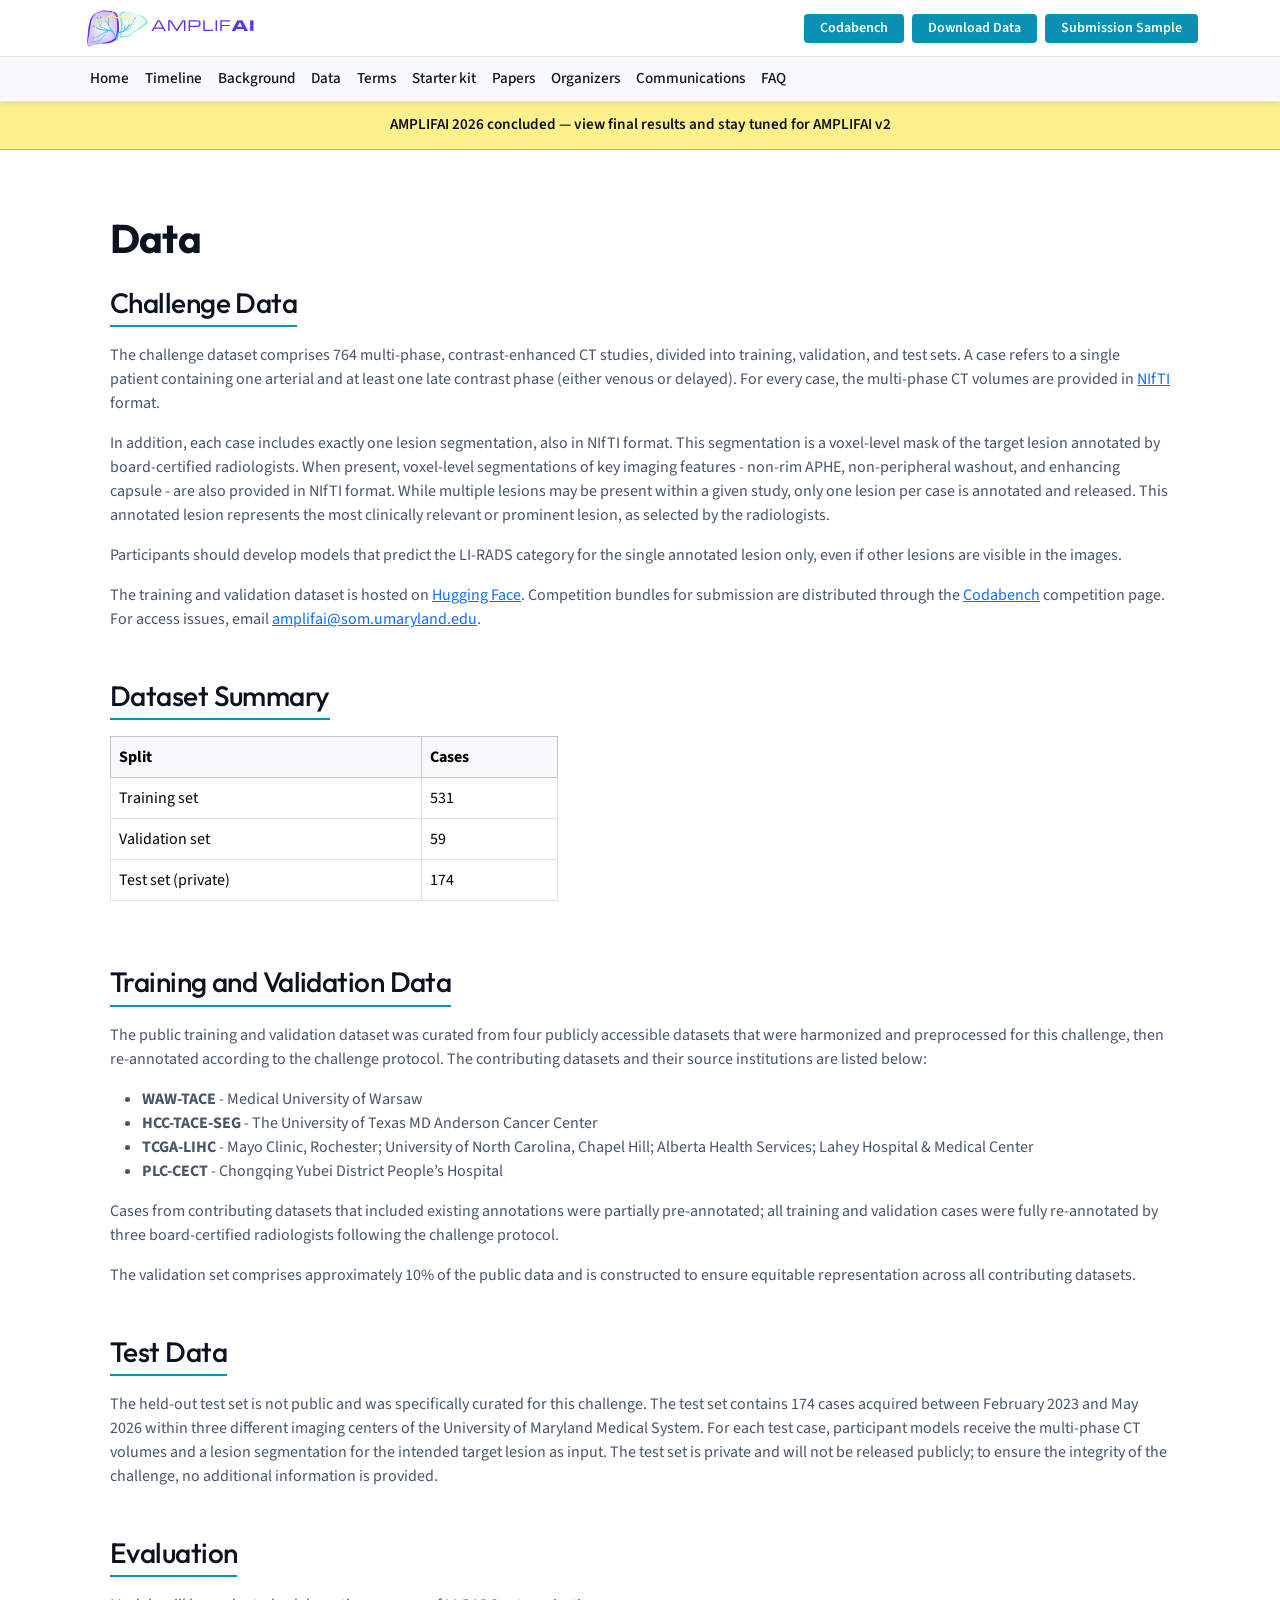
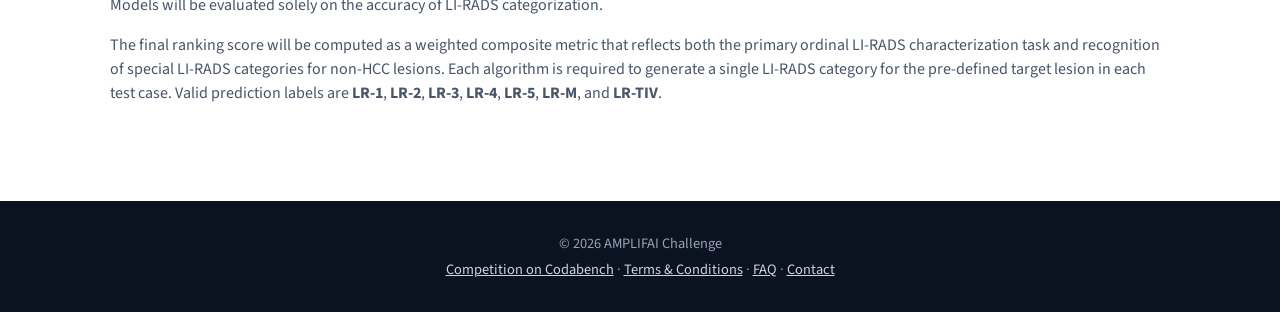
<file: data.html>
<!DOCTYPE html>
<html lang="en">
  <head>
    <meta charset="utf-8" />
    <meta name="viewport" content="width=device-width, initial-scale=1" />
    <title>Data - AMPLIFAI Challenge</title>
    <link rel="icon" href="assets/img/favicon.svg" type="image/svg+xml" />
    <link rel="icon" href="assets/img/favicon.png" type="image/png" />
    <link rel="apple-touch-icon" href="assets/img/favicon.png" />

    <link rel="preconnect" href="https://fonts.googleapis.com" />
    <link rel="preconnect" href="https://fonts.gstatic.com" crossorigin />
    <link
      href="https://fonts.googleapis.com/css2?family=Outfit:wght@500;700&family=Source+Sans+3:wght@400;600&display=swap"
      rel="stylesheet"
    />
    <link
      href="https://cdn.jsdelivr.net/npm/bootstrap@5.3.3/dist/css/bootstrap.min.css"
      rel="stylesheet"
      integrity="sha384-QWTKZyjpPEjISv5WaRU9OFeRpok6YctnYmDr5pNlyT2bRjXh0JMhjY6hW+ALEwIH"
      crossorigin="anonymous"
    />
    <link href="assets/css/style.css" rel="stylesheet" />
  </head>
  <body>
    <header class="site-header fixed-top bg-white shadow-sm">
      <div class="site-header-top border-bottom">
        <div class="container site-header-top-inner">
          <a class="navbar-brand py-0" href="index.html" aria-label="AMPLIFAI - Home">
          <img
            src="assets/img/logo-mini-light.svg"
            alt=""
            width="200"
            height="56"
            class="navbar-brand-logo"
            decoding="async"
          />
        </a>
          <div class="site-header-actions d-none d-lg-flex flex-wrap gap-2">
            <a
              class="btn btn-amplifai btn-sm px-3"
              href="https://www.codabench.org/competitions/14290/"
              target="_blank"
              rel="noopener noreferrer"
              >Codabench</a
            >
            <a
              class="btn btn-amplifai btn-sm px-3"
              href="https://huggingface.co/datasets/UM-IHC-CA2i/AMPLIFAI"
              target="_blank"
              rel="noopener noreferrer"
              >Download Data</a
            >
            <a
              class="btn btn-amplifai btn-sm px-3"
              href="https://github.com/UM2ii/amplifai-codabench"
              target="_blank"
              rel="noopener noreferrer"
              >Submission Sample</a
            >
          </div>
          <button
            class="navbar-toggler site-header-toggler d-lg-none"
            type="button"
            data-bs-toggle="collapse"
            data-bs-target="#siteNavCollapse"
            aria-controls="siteNavCollapse"
            aria-expanded="false"
            aria-label="Toggle navigation"
          >
            <span class="navbar-toggler-icon"></span>
          </button>
        </div>
      </div>
      <nav class="site-header-nav navbar navbar-expand-lg navbar-light border-bottom">
        <div class="container">
          <div class="collapse navbar-collapse" id="siteNavCollapse">
            <ul class="navbar-nav site-header-nav-links me-auto mb-2 mb-lg-0">
            <li class="nav-item"><a class="nav-link" href="index.html">Home</a></li>
            <li class="nav-item"><a class="nav-link" href="timeline.html">Timeline</a></li>
            <li class="nav-item"><a class="nav-link" href="background.html">Background</a></li>
            <li class="nav-item"><a class="nav-link active" aria-current="page" href="data.html">Data</a></li>
            <li class="nav-item"><a class="nav-link" href="rules.html">Terms</a></li>
            <li class="nav-item"><a class="nav-link" href="starter-kit.html">Starter kit</a></li>
            <li class="nav-item"><a class="nav-link" href="papers.html">Papers</a></li>
            <li class="nav-item"><a class="nav-link" href="organizers.html">Organizers</a></li>
            <li class="nav-item"><a class="nav-link" href="communications.html">Communications</a></li>
            <li class="nav-item"><a class="nav-link" href="faq.html">FAQ</a></li>
          </ul>
            <div class="site-header-actions site-header-actions--mobile d-lg-none pb-3 pt-1">
              <a
                class="btn btn-amplifai btn-sm px-3"
                href="https://www.codabench.org/competitions/14290/"
                target="_blank"
                rel="noopener noreferrer"
                >Codabench</a
              >
              <a
                class="btn btn-amplifai btn-sm px-3"
                href="https://huggingface.co/datasets/UM-IHC-CA2i/AMPLIFAI"
                target="_blank"
                rel="noopener noreferrer"
                >Download Data</a
              >
              <a
                class="btn btn-amplifai btn-sm px-3"
                href="https://github.com/UM2ii/amplifai-codabench"
                target="_blank"
                rel="noopener noreferrer"
                >Submission Sample</a
              >
            </div>
          </div>
        </div>
      </nav>
    </header>

    <div class="announcement-banner" role="status">
      <div class="container text-center">
        <a class="announcement-banner-link" href="index.html#challenge-at-a-glance">
          AMPLIFAI 2026 concluded — view final results and stay tuned for AMPLIFAI v2
        </a>
      </div>
    </div>

    <main class="container section-block">
      <h1 class="display-font fw-bold mb-4">Data</h1>

      <h2 class="section-title display-font">Challenge Data</h2>
      <p class="text-muted-amplifai mb-0">
        The challenge dataset comprises 764 multi-phase, contrast-enhanced CT studies, divided into training,
        validation, and test sets. A case refers to a single patient containing one arterial and at least one late
        contrast phase (either venous or delayed). For every case, the multi-phase CT volumes are provided in
        <a href="https://nifti.nimh.nih.gov/nifti-1/" target="_blank" rel="noopener noreferrer">NIfTI</a>
        format.
      </p>
      <p class="text-muted-amplifai mt-3 mb-0">
        In addition, each case includes exactly one lesion segmentation, also in
        NIfTI format. This segmentation is a
        voxel-level mask of the target lesion annotated by board-certified radiologists. When present, voxel-level
        segmentations of key imaging features - non-rim APHE, non-peripheral washout, and enhancing capsule - are also
        provided in NIfTI format. While multiple lesions may be present within a given study, only one lesion per case
        is annotated and released. This annotated lesion represents the most clinically relevant or prominent lesion, as
        selected by the radiologists.
      </p>
      <p class="text-muted-amplifai mt-3 mb-0">
        Participants should develop models that predict the LI-RADS category for the single annotated lesion only, even
        if other lesions are visible in the images.
      </p>
      <p class="text-muted-amplifai mt-3 mb-0">
        The training and validation dataset is hosted on
        <a href="https://huggingface.co/datasets/UM-IHC-CA2i/AMPLIFAI" target="_blank" rel="noopener noreferrer"
          >Hugging Face</a
        >. Competition bundles for submission are distributed through the
        <a href="https://www.codabench.org/competitions/14290/" target="_blank" rel="noopener noreferrer">Codabench</a>
        competition page. For access issues, email
        <a href="mailto:amplifai@som.umaryland.edu">amplifai@som.umaryland.edu</a>.
      </p>

      <h2 class="section-title display-font mt-5">Dataset Summary</h2>
      <div class="table-responsive">
        <table class="table table-bordered align-middle" style="max-width: 28rem">
          <thead class="table-light">
            <tr>
              <th scope="col">Split</th>
              <th scope="col">Cases</th>
            </tr>
          </thead>
          <tbody class="text-muted-amplifai">
            <tr>
              <td>Training set</td>
              <td>531</td>
            </tr>
            <tr>
              <td>Validation set</td>
              <td>59</td>
            </tr>
            <tr>
              <td>Test set (private)</td>
              <td>174</td>
            </tr>
          </tbody>
        </table>
      </div>

      <h2 class="section-title display-font mt-5">Training and Validation Data</h2>
      <p class="text-muted-amplifai">
        The public training and validation dataset was curated from four publicly accessible datasets that were harmonized
        and preprocessed for this challenge, then re-annotated according to the challenge protocol. The contributing
        datasets and their source institutions are listed below:
      </p>
      <ul class="text-muted-amplifai">
        <li><strong class="text-reset">WAW-TACE</strong> - Medical University of Warsaw</li>
        <li><strong class="text-reset">HCC-TACE-SEG</strong> - The University of Texas MD Anderson Cancer Center</li>
        <li>
          <strong class="text-reset">TCGA-LIHC</strong> - Mayo Clinic, Rochester; University of North Carolina,
          Chapel Hill; Alberta Health Services; Lahey Hospital &amp; Medical Center
        </li>
        <li><strong class="text-reset">PLC-CECT</strong> - Chongqing Yubei District People’s Hospital</li>
      </ul>
      <p class="text-muted-amplifai">
        Cases from contributing datasets that included existing annotations were partially pre-annotated; all training
        and validation cases were fully re-annotated by three board-certified radiologists following the challenge
        protocol.
      </p>
      <p class="text-muted-amplifai mb-0">
        The validation set comprises approximately 10% of the public data and is constructed to ensure equitable
        representation across all contributing datasets.
      </p>

      <h2 class="section-title display-font mt-5">Test Data</h2>
      <p class="text-muted-amplifai mb-0">
        The held-out test set is not public and was specifically curated for this challenge. The test set contains 174
        cases acquired between February 2023 and May 2026 within three different imaging centers of the University
        of Maryland Medical System. For each test case, participant models receive the multi-phase CT volumes and a
        lesion segmentation for the intended target lesion as input. The test set is private and will not be released
        publicly; to ensure the integrity of the challenge, no additional information is provided.
      </p>

      <h2 class="section-title display-font mt-5">Evaluation</h2>
      <p class="text-muted-amplifai mb-3">
        Models will be evaluated solely on the accuracy of LI-RADS categorization.
      </p>
      <p class="text-muted-amplifai mb-0">
        The final ranking score will be computed as a weighted composite metric that reflects both the primary ordinal
        LI-RADS characterization task and recognition of special LI-RADS categories for non-HCC lesions. Each algorithm is
        required to generate a single LI-RADS category for the pre-defined target lesion in each test case. Valid prediction
        labels are <strong>LR-1</strong>, <strong>LR-2</strong>, <strong>LR-3</strong>, <strong>LR-4</strong>,
        <strong>LR-5</strong>, <strong>LR-M</strong>, and <strong>LR-TIV</strong>.
      </p>
    </main>

    <footer class="site-footer">
      <div class="container text-center">
        <p class="mb-1"><span id="y"></span> AMPLIFAI Challenge</p>
        <p class="mb-0">
          <a href="https://www.codabench.org/competitions/14290/" target="_blank" rel="noopener noreferrer"
            >Competition on Codabench</a
          >
          ·
          <a href="rules.html">Terms &amp; Conditions</a>
          ·
          <a href="faq.html">FAQ</a>
          ·
          <a href="mailto:amplifai@som.umaryland.edu">Contact</a>
        </p>
      </div>
    </footer>

    <script
      src="https://cdn.jsdelivr.net/npm/bootstrap@5.3.3/dist/js/bootstrap.bundle.min.js"
      integrity="sha384-YvpcrYf0tY3lHB60NNkmXc5s9fDVZLESaAA55NDzOxhy9GkcIdslK1eN7N6jIeHz"
      crossorigin="anonymous"
    ></script>
    <script>
      document.getElementById("y").textContent = "© " + new Date().getFullYear();
    </script>
  </body>
</html>
</file>
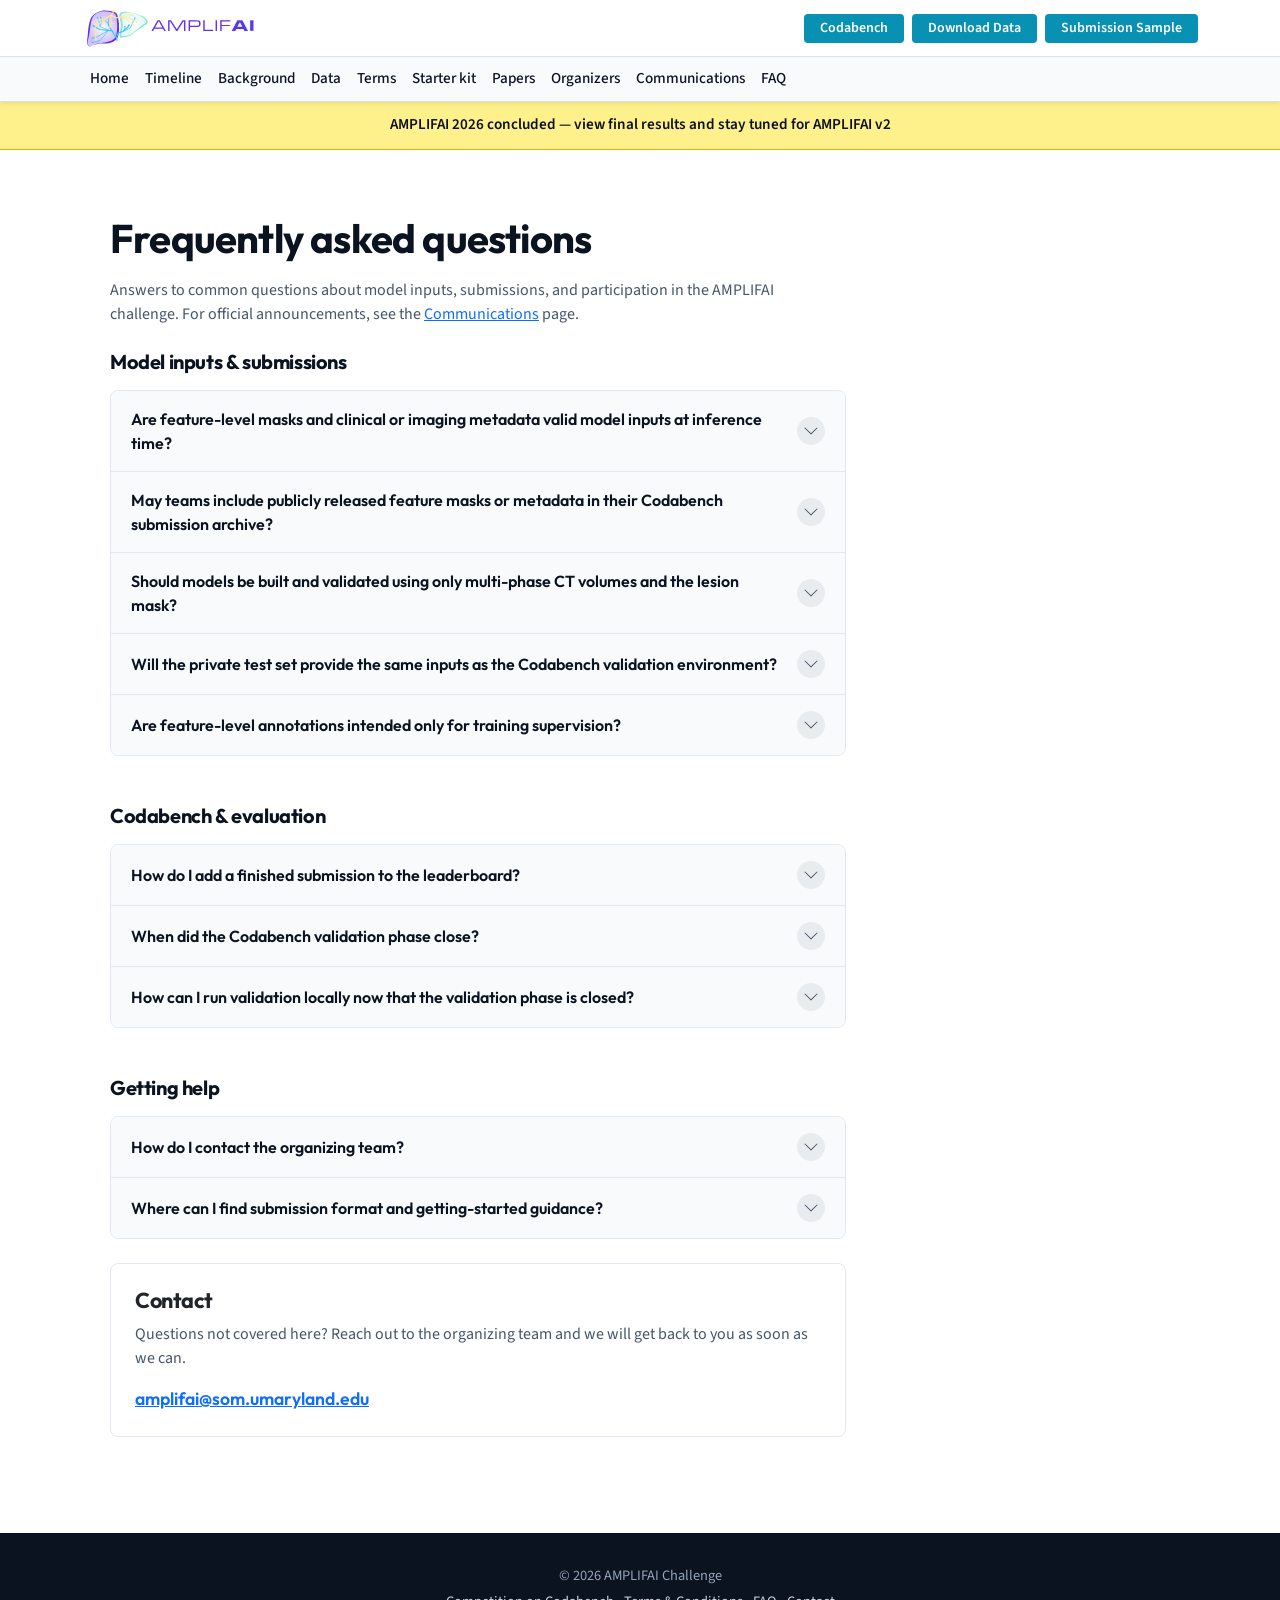
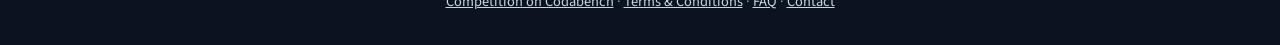
<file: faq.html>
<!DOCTYPE html>
<html lang="en">
  <head>
    <meta charset="utf-8" />
    <meta name="viewport" content="width=device-width, initial-scale=1" />
    <title>FAQ - AMPLIFAI Challenge</title>
    <link rel="icon" href="assets/img/favicon.svg" type="image/svg+xml" />
    <link rel="icon" href="assets/img/favicon.png" type="image/png" />
    <link rel="apple-touch-icon" href="assets/img/favicon.png" />

    <link rel="preconnect" href="https://fonts.googleapis.com" />
    <link rel="preconnect" href="https://fonts.gstatic.com" crossorigin />
    <link
      href="https://fonts.googleapis.com/css2?family=Outfit:wght@500;700&family=Source+Sans+3:wght@400;600&display=swap"
      rel="stylesheet"
    />
    <link
      href="https://cdn.jsdelivr.net/npm/bootstrap@5.3.3/dist/css/bootstrap.min.css"
      rel="stylesheet"
      integrity="sha384-QWTKZyjpPEjISv5WaRU9OFeRpok6YctnYmDr5pNlyT2bRjXh0JMhjY6hW+ALEwIH"
      crossorigin="anonymous"
    />
    <link href="assets/css/style.css" rel="stylesheet" />
  </head>
  <body>
    <header class="site-header fixed-top bg-white shadow-sm">
      <div class="site-header-top border-bottom">
        <div class="container site-header-top-inner">
          <a class="navbar-brand py-0" href="index.html" aria-label="AMPLIFAI - Home">
          <img
            src="assets/img/logo-mini-light.svg"
            alt=""
            width="200"
            height="56"
            class="navbar-brand-logo"
            decoding="async"
          />
        </a>
          <div class="site-header-actions d-none d-lg-flex flex-wrap gap-2">
            <a
              class="btn btn-amplifai btn-sm px-3"
              href="https://www.codabench.org/competitions/14290/"
              target="_blank"
              rel="noopener noreferrer"
              >Codabench</a
            >
            <a
              class="btn btn-amplifai btn-sm px-3"
              href="https://huggingface.co/datasets/UM-IHC-CA2i/AMPLIFAI"
              target="_blank"
              rel="noopener noreferrer"
              >Download Data</a
            >
            <a
              class="btn btn-amplifai btn-sm px-3"
              href="https://github.com/UM2ii/amplifai-codabench"
              target="_blank"
              rel="noopener noreferrer"
              >Submission Sample</a
            >
          </div>
          <button
            class="navbar-toggler site-header-toggler d-lg-none"
            type="button"
            data-bs-toggle="collapse"
            data-bs-target="#siteNavCollapse"
            aria-controls="siteNavCollapse"
            aria-expanded="false"
            aria-label="Toggle navigation"
          >
            <span class="navbar-toggler-icon"></span>
          </button>
        </div>
      </div>
      <nav class="site-header-nav navbar navbar-expand-lg navbar-light border-bottom">
        <div class="container">
          <div class="collapse navbar-collapse" id="siteNavCollapse">
            <ul class="navbar-nav site-header-nav-links me-auto mb-2 mb-lg-0">
            <li class="nav-item"><a class="nav-link" href="index.html">Home</a></li>
            <li class="nav-item"><a class="nav-link" href="timeline.html">Timeline</a></li>
            <li class="nav-item"><a class="nav-link" href="background.html">Background</a></li>
            <li class="nav-item"><a class="nav-link" href="data.html">Data</a></li>
            <li class="nav-item"><a class="nav-link" href="rules.html">Terms</a></li>
            <li class="nav-item"><a class="nav-link" href="starter-kit.html">Starter kit</a></li>
            <li class="nav-item"><a class="nav-link" href="papers.html">Papers</a></li>
            <li class="nav-item"><a class="nav-link" href="organizers.html">Organizers</a></li>
            <li class="nav-item"><a class="nav-link" href="communications.html">Communications</a></li>
            <li class="nav-item"><a class="nav-link active" aria-current="page" href="faq.html">FAQ</a></li>
          </ul>
            <div class="site-header-actions site-header-actions--mobile d-lg-none pb-3 pt-1">
              <a
                class="btn btn-amplifai btn-sm px-3"
                href="https://www.codabench.org/competitions/14290/"
                target="_blank"
                rel="noopener noreferrer"
                >Codabench</a
              >
              <a
                class="btn btn-amplifai btn-sm px-3"
                href="https://huggingface.co/datasets/UM-IHC-CA2i/AMPLIFAI"
                target="_blank"
                rel="noopener noreferrer"
                >Download Data</a
              >
              <a
                class="btn btn-amplifai btn-sm px-3"
                href="https://github.com/UM2ii/amplifai-codabench"
                target="_blank"
                rel="noopener noreferrer"
                >Submission Sample</a
              >
            </div>
          </div>
        </div>
      </nav>
    </header>

    <div class="announcement-banner" role="status">
      <div class="container text-center">
        <a class="announcement-banner-link" href="index.html#challenge-at-a-glance">
          AMPLIFAI 2026 concluded — view final results and stay tuned for AMPLIFAI v2
        </a>
      </div>
    </div>

    <main class="container section-block faq-page">
      <h1 class="display-font fw-bold mb-3">Frequently asked questions</h1>
      <p class="text-muted-amplifai faq-intro mb-4">
        Answers to common questions about model inputs, submissions, and participation in the AMPLIFAI challenge.
        For official announcements, see the <a href="communications.html">Communications</a> page.
      </p>

      <h2 class="faq-section-heading">Model inputs &amp; submissions</h2>
      <div class="communications-list faq-list mb-5" id="faqList">
        <div class="communication-item anchor-offset" id="inference-inputs">
          <h3 class="accordion-header" id="heading-inference-inputs">
            <button
              class="communication-toggle collapsed"
              type="button"
              data-bs-toggle="collapse"
              data-bs-target="#faq-inference-inputs"
              aria-expanded="false"
              aria-controls="faq-inference-inputs"
            >
              <span class="communication-meta faq-question-meta">
                <span class="communication-subject"
                  >Are feature-level masks and clinical or imaging metadata valid model inputs at inference
                  time?</span
                >
              </span>
              <span class="communication-chevron" aria-hidden="true">
                <svg xmlns="http://www.w3.org/2000/svg" width="16" height="16" fill="currentColor" viewBox="0 0 16 16">
                  <path
                    fill-rule="evenodd"
                    d="M1.646 4.646a.5.5 0 0 1 .708 0L8 10.293l5.646-5.647a.5.5 0 0 1 .708.708l-6 6a.5.5 0 0 1-.708 0l-6-6a.5.5 0 0 1 0-.708z"
                  />
                </svg>
              </span>
            </button>
          </h3>
          <div
            id="faq-inference-inputs"
            class="accordion-collapse collapse"
            aria-labelledby="heading-inference-inputs"
            data-bs-parent="#faqList"
          >
            <div class="communication-body">
              <p>
                <strong>No.</strong> At inference time, the intended inputs are the multi-phase computed tomography
                (CT) volume and the lesion segmentation only. The task is to characterize a provided lesion on
                multi-phase CT.
              </p>
            </div>
          </div>
        </div>

        <div class="communication-item anchor-offset" id="submission-bundling">
          <h3 class="accordion-header" id="heading-submission-bundling">
            <button
              class="communication-toggle collapsed"
              type="button"
              data-bs-toggle="collapse"
              data-bs-target="#faq-submission-bundling"
              aria-expanded="false"
              aria-controls="faq-submission-bundling"
            >
              <span class="communication-meta faq-question-meta">
                <span class="communication-subject"
                  >May teams include publicly released feature masks or metadata in their Codabench submission
                  archive?</span
                >
              </span>
              <span class="communication-chevron" aria-hidden="true">
                <svg xmlns="http://www.w3.org/2000/svg" width="16" height="16" fill="currentColor" viewBox="0 0 16 16">
                  <path
                    fill-rule="evenodd"
                    d="M1.646 4.646a.5.5 0 0 1 .708 0L8 10.293l5.646-5.647a.5.5 0 0 1 .708.708l-6 6a.5.5 0 0 1-.708 0l-6-6a.5.5 0 0 1 0-.708z"
                  />
                </svg>
              </span>
            </button>
          </h3>
          <div
            id="faq-submission-bundling"
            class="accordion-collapse collapse"
            aria-labelledby="heading-submission-bundling"
            data-bs-parent="#faqList"
          >
            <div class="communication-body">
              <p>
                <strong>Yes.</strong> For development submissions evaluated on the public validation cases, you may
                bundle the publicly released feature masks and metadata in your submission archive. Please be mindful
                of submission size limits: Codabench enforces a <strong>7&nbsp;GB</strong> limit on competition
                submissions.
              </p>
            </div>
          </div>
        </div>

        <div class="communication-item anchor-offset" id="local-validation">
          <h3 class="accordion-header" id="heading-local-validation">
            <button
              class="communication-toggle collapsed"
              type="button"
              data-bs-toggle="collapse"
              data-bs-target="#faq-local-validation"
              aria-expanded="false"
              aria-controls="faq-local-validation"
            >
              <span class="communication-meta faq-question-meta">
                <span class="communication-subject"
                  >Should models be built and validated using only multi-phase CT volumes and the lesion mask?</span
                >
              </span>
              <span class="communication-chevron" aria-hidden="true">
                <svg xmlns="http://www.w3.org/2000/svg" width="16" height="16" fill="currentColor" viewBox="0 0 16 16">
                  <path
                    fill-rule="evenodd"
                    d="M1.646 4.646a.5.5 0 0 1 .708 0L8 10.293l5.646-5.647a.5.5 0 0 1 .708.708l-6 6a.5.5 0 0 1-.708 0l-6-6a.5.5 0 0 1 0-.708z"
                  />
                </svg>
              </span>
            </button>
          </h3>
          <div
            id="faq-local-validation"
            class="accordion-collapse collapse"
            aria-labelledby="heading-local-validation"
            data-bs-parent="#faqList"
          >
            <div class="communication-body">
              <p>
                <strong>Yes.</strong> Models should be designed, trained, and locally validated so that at inference
                time they take only multi-phase CT volumes and the supporting lesion segmentation as input, matching
                the current Codabench evaluation environment.
              </p>
            </div>
          </div>
        </div>

        <div class="communication-item anchor-offset" id="private-test-inputs">
          <h3 class="accordion-header" id="heading-private-test-inputs">
            <button
              class="communication-toggle collapsed"
              type="button"
              data-bs-toggle="collapse"
              data-bs-target="#faq-private-test-inputs"
              aria-expanded="false"
              aria-controls="faq-private-test-inputs"
            >
              <span class="communication-meta faq-question-meta">
                <span class="communication-subject"
                  >Will the private test set provide the same inputs as the Codabench validation environment?</span
                >
              </span>
              <span class="communication-chevron" aria-hidden="true">
                <svg xmlns="http://www.w3.org/2000/svg" width="16" height="16" fill="currentColor" viewBox="0 0 16 16">
                  <path
                    fill-rule="evenodd"
                    d="M1.646 4.646a.5.5 0 0 1 .708 0L8 10.293l5.646-5.647a.5.5 0 0 1 .708.708l-6 6a.5.5 0 0 1-.708 0l-6-6a.5.5 0 0 1 0-.708z"
                  />
                </svg>
              </span>
            </button>
          </h3>
          <div
            id="faq-private-test-inputs"
            class="accordion-collapse collapse"
            aria-labelledby="heading-private-test-inputs"
            data-bs-parent="#faqList"
          >
            <div class="communication-body">
              <p>
                <strong>Yes.</strong> The validation and test phases run the same evaluation framework. The only
                difference is the underlying cases: the test phase uses a held-out private test set. The input format
                is unchanged - multi-phase CT volumes and a lesion segmentation for each case.
              </p>
            </div>
          </div>
        </div>

        <div class="communication-item anchor-offset" id="feature-annotations-training">
          <h3 class="accordion-header" id="heading-feature-annotations-training">
            <button
              class="communication-toggle collapsed"
              type="button"
              data-bs-toggle="collapse"
              data-bs-target="#faq-feature-annotations-training"
              aria-expanded="false"
              aria-controls="faq-feature-annotations-training"
            >
              <span class="communication-meta faq-question-meta">
                <span class="communication-subject"
                  >Are feature-level annotations intended only for training supervision?</span
                >
              </span>
              <span class="communication-chevron" aria-hidden="true">
                <svg xmlns="http://www.w3.org/2000/svg" width="16" height="16" fill="currentColor" viewBox="0 0 16 16">
                  <path
                    fill-rule="evenodd"
                    d="M1.646 4.646a.5.5 0 0 1 .708 0L8 10.293l5.646-5.647a.5.5 0 0 1 .708.708l-6 6a.5.5 0 0 1-.708 0l-6-6a.5.5 0 0 1 0-.708z"
                  />
                </svg>
              </span>
            </button>
          </h3>
          <div
            id="faq-feature-annotations-training"
            class="accordion-collapse collapse"
            aria-labelledby="heading-feature-annotations-training"
            data-bs-parent="#faqList"
          >
            <div class="communication-body">
              <p>
                <strong>Yes.</strong> Feature-level annotations are provided for training supervision only. They are
                not supplied as inference-time inputs on Codabench. See also the
                <a href="data.html">Data page</a> and
                <a href="starter-kit.html">Starter kit</a> for dataset and submission details.
              </p>
            </div>
          </div>
        </div>
      </div>

      <h2 class="faq-section-heading">Codabench &amp; evaluation</h2>
      <div class="communications-list faq-list mb-5" id="faqEvalList">
        <div class="communication-item anchor-offset" id="add-to-leaderboard">
          <h3 class="accordion-header" id="heading-add-to-leaderboard">
            <button
              class="communication-toggle collapsed"
              type="button"
              data-bs-toggle="collapse"
              data-bs-target="#faq-add-to-leaderboard"
              aria-expanded="false"
              aria-controls="faq-add-to-leaderboard"
            >
              <span class="communication-meta faq-question-meta">
                <span class="communication-subject">How do I add a finished submission to the leaderboard?</span>
              </span>
              <span class="communication-chevron" aria-hidden="true">
                <svg xmlns="http://www.w3.org/2000/svg" width="16" height="16" fill="currentColor" viewBox="0 0 16 16">
                  <path
                    fill-rule="evenodd"
                    d="M1.646 4.646a.5.5 0 0 1 .708 0L8 10.293l5.646-5.647a.5.5 0 0 1 .708.708l-6 6a.5.5 0 0 1-.708 0l-6-6a.5.5 0 0 1 0-.708z"
                  />
                </svg>
              </span>
            </button>
          </h3>
          <div
            id="faq-add-to-leaderboard"
            class="accordion-collapse collapse"
            aria-labelledby="heading-add-to-leaderboard"
            data-bs-parent="#faqEvalList"
          >
            <div class="communication-body">
              <p>
                After a submission finishes running on
                <a href="https://www.codabench.org/competitions/14290/" target="_blank" rel="noopener noreferrer"
                  >Codabench</a
                >, you still need to add it to the leaderboard manually. Only submissions with status
                <strong>Finished</strong> can be added.
              </p>
              <ol class="faq-steps">
                <li>
                  <p>
                    Open the <strong>My Submissions</strong> tab on the AMPLIFAI competition page.
                  </p>
                  <figure class="faq-figure">
                    <img
                      src="assets/img/faq-leaderboard-step-1-my-submissions.png"
                      alt="AMPLIFAI challenge page on Codabench with the My Submissions tab highlighted"
                      width="1200"
                      height="675"
                      loading="lazy"
                      decoding="async"
                    />
                  </figure>
                </li>
                <li>
                  <p>
                    Choose the relevant phase, such as <strong>AMPLIFAI Test Phase</strong> or
                    <strong>AMPLIFAI Validation Phase</strong>.
                  </p>
                  <figure class="faq-figure">
                    <img
                      src="assets/img/faq-leaderboard-step-2-choose-phase.png"
                      alt="My Submissions page showing AMPLIFAI Validation Phase and AMPLIFAI Test Phase buttons"
                      width="1200"
                      height="675"
                      loading="lazy"
                      decoding="async"
                    />
                  </figure>
                </li>
                <li>
                  <p>
                    In the submissions table, find your finished run and click the green table icon in the
                    <strong>Actions</strong> column to add it to the leaderboard.
                  </p>
                  <figure class="faq-figure">
                    <img
                      src="assets/img/faq-leaderboard-step-3-add-to-leaderboard.png"
                      alt="Finished submission row on Codabench with the green add-to-leaderboard button highlighted in the Actions column"
                      width="1200"
                      height="675"
                      loading="lazy"
                      decoding="async"
                    />
                  </figure>
                </li>
              </ol>
              <p class="mb-0">
                After adding a submission, check the <strong>Results</strong> tab to confirm it appears on the
                leaderboard.
              </p>
            </div>
          </div>
        </div>

        <div class="communication-item anchor-offset" id="validation-phase-closed">
          <h3 class="accordion-header" id="heading-validation-phase-closed">
            <button
              class="communication-toggle collapsed"
              type="button"
              data-bs-toggle="collapse"
              data-bs-target="#faq-validation-phase-closed"
              aria-expanded="false"
              aria-controls="faq-validation-phase-closed"
            >
              <span class="communication-meta faq-question-meta">
                <span class="communication-subject">When did the Codabench validation phase close?</span>
              </span>
              <span class="communication-chevron" aria-hidden="true">
                <svg xmlns="http://www.w3.org/2000/svg" width="16" height="16" fill="currentColor" viewBox="0 0 16 16">
                  <path
                    fill-rule="evenodd"
                    d="M1.646 4.646a.5.5 0 0 1 .708 0L8 10.293l5.646-5.647a.5.5 0 0 1 .708.708l-6 6a.5.5 0 0 1-.708 0l-6-6a.5.5 0 0 1 0-.708z"
                  />
                </svg>
              </span>
            </button>
          </h3>
          <div
            id="faq-validation-phase-closed"
            class="accordion-collapse collapse"
            aria-labelledby="heading-validation-phase-closed"
            data-bs-parent="#faqEvalList"
          >
            <div class="communication-body">
              <p>
                The Codabench validation phase closed on <strong>July 31, 2026</strong>, when the evaluation (test)
                phase opened. New validation-phase submissions are no longer accepted. See the
                <a href="communications.html#model-submission-opens-july-31">July 31 announcement</a> and the
                <a href="timeline.html">Timeline</a> for details.
              </p>
            </div>
          </div>
        </div>

        <div class="communication-item anchor-offset" id="run-validation-locally">
          <h3 class="accordion-header" id="heading-run-validation-locally">
            <button
              class="communication-toggle collapsed"
              type="button"
              data-bs-toggle="collapse"
              data-bs-target="#faq-run-validation-locally"
              aria-expanded="false"
              aria-controls="faq-run-validation-locally"
            >
              <span class="communication-meta faq-question-meta">
                <span class="communication-subject"
                  >How can I run validation locally now that the validation phase is closed?</span
                >
              </span>
              <span class="communication-chevron" aria-hidden="true">
                <svg xmlns="http://www.w3.org/2000/svg" width="16" height="16" fill="currentColor" viewBox="0 0 16 16">
                  <path
                    fill-rule="evenodd"
                    d="M1.646 4.646a.5.5 0 0 1 .708 0L8 10.293l5.646-5.647a.5.5 0 0 1 .708.708l-6 6a.5.5 0 0 1-.708 0l-6-6a.5.5 0 0 1 0-.708z"
                  />
                </svg>
              </span>
            </button>
          </h3>
          <div
            id="faq-run-validation-locally"
            class="accordion-collapse collapse"
            aria-labelledby="heading-run-validation-locally"
            data-bs-parent="#faqEvalList"
          >
            <div class="communication-body">
              <p>
                You can reproduce validation-phase evaluation on your own machine using the public validation cases and
                the same tooling Codabench uses:
              </p>
              <ol>
                <li>
                  Download the AMPLIFAI dataset from
                  <a
                    href="https://huggingface.co/datasets/UM-IHC-CA2i/AMPLIFAI"
                    target="_blank"
                    rel="noopener noreferrer"
                    >Hugging Face</a
                  >.
                </li>
                <li>
                  Build the Docker container used for evaluation:
                  <code>codalab/codalab-legacy:gpu310</code> (see
                  <a
                    href="https://github.com/codalab/codalab-dockers"
                    target="_blank"
                    rel="noopener noreferrer"
                    >codalab/codalab-dockers</a
                  >).
                </li>
                <li>
                  Use the official evaluation script from the
                  <a
                    href="https://github.com/UM2ii/amplifai-codabench/tree/main"
                    target="_blank"
                    rel="noopener noreferrer"
                    >submission template and guide on GitHub</a
                  >.
                </li>
                <li>Ingest the evaluation script and the demarcated validation-set cases.</li>
                <li>Ingest your model and evaluate performance.</li>
              </ol>
              <p class="mb-0">
                For step-by-step setup, see the <a href="starter-kit.html">Starter kit</a> and the
                <a href="data.html">Data page</a>.
              </p>
            </div>
          </div>
        </div>
      </div>

      <h2 class="faq-section-heading">Getting help</h2>
      <div class="communications-list faq-list mb-4" id="faqHelpList">
        <div class="communication-item anchor-offset" id="contact-organizers">
          <h3 class="accordion-header" id="heading-contact-organizers">
            <button
              class="communication-toggle collapsed"
              type="button"
              data-bs-toggle="collapse"
              data-bs-target="#faq-contact-organizers"
              aria-expanded="false"
              aria-controls="faq-contact-organizers"
            >
              <span class="communication-meta faq-question-meta">
                <span class="communication-subject">How do I contact the organizing team?</span>
              </span>
              <span class="communication-chevron" aria-hidden="true">
                <svg xmlns="http://www.w3.org/2000/svg" width="16" height="16" fill="currentColor" viewBox="0 0 16 16">
                  <path
                    fill-rule="evenodd"
                    d="M1.646 4.646a.5.5 0 0 1 .708 0L8 10.293l5.646-5.647a.5.5 0 0 1 .708.708l-6 6a.5.5 0 0 1-.708 0l-6-6a.5.5 0 0 1 0-.708z"
                  />
                </svg>
              </span>
            </button>
          </h3>
          <div
            id="faq-contact-organizers"
            class="accordion-collapse collapse"
            aria-labelledby="heading-contact-organizers"
            data-bs-parent="#faqHelpList"
          >
            <div class="communication-body">
              <p>
                Email the AMPLIFAI organizers at
                <a href="mailto:amplifai@som.umaryland.edu">amplifai@som.umaryland.edu</a>. Include your team name and
                a clear description of your question. For dataset access, download, or registration issues, use the
                same address.
              </p>
            </div>
          </div>
        </div>

        <div class="communication-item anchor-offset" id="submission-format">
          <h3 class="accordion-header" id="heading-submission-format">
            <button
              class="communication-toggle collapsed"
              type="button"
              data-bs-toggle="collapse"
              data-bs-target="#faq-submission-format"
              aria-expanded="false"
              aria-controls="faq-submission-format"
            >
              <span class="communication-meta faq-question-meta">
                <span class="communication-subject">Where can I find submission format and getting-started guidance?</span>
              </span>
              <span class="communication-chevron" aria-hidden="true">
                <svg xmlns="http://www.w3.org/2000/svg" width="16" height="16" fill="currentColor" viewBox="0 0 16 16">
                  <path
                    fill-rule="evenodd"
                    d="M1.646 4.646a.5.5 0 0 1 .708 0L8 10.293l5.646-5.647a.5.5 0 0 1 .708.708l-6 6a.5.5 0 0 1-.708 0l-6-6a.5.5 0 0 1 0-.708z"
                  />
                </svg>
              </span>
            </button>
          </h3>
          <div
            id="faq-submission-format"
            class="accordion-collapse collapse"
            aria-labelledby="heading-submission-format"
            data-bs-parent="#faqHelpList"
          >
            <div class="communication-body">
              <p>
                Start with the <a href="starter-kit.html">Starter kit</a> on this site. For a reference implementation
                and packaging layout, see the
                <a
                  href="https://github.com/UM2ii/amplifai-codabench"
                  target="_blank"
                  rel="noopener noreferrer"
                  >submission sample on GitHub</a
                >. Submit models through the
                <a
                  href="https://www.codabench.org/competitions/14290/"
                  target="_blank"
                  rel="noopener noreferrer"
                  >AMPLIFAI competition on Codabench</a
                >.
              </p>
            </div>
          </div>
        </div>
      </div>

      <section class="card card-amplifai faq-contact-card anchor-offset" id="contact">
        <div class="faq-contact-card-body">
          <h2 class="faq-contact-heading display-font fw-bold mb-2">Contact</h2>
          <p class="text-muted-amplifai mb-3">
            Questions not covered here? Reach out to the organizing team and we will get back to you as soon as we can.
          </p>
          <p class="mb-0">
            <a class="faq-contact-email" href="mailto:amplifai@som.umaryland.edu">amplifai@som.umaryland.edu</a>
          </p>
        </div>
      </section>
    </main>

    <footer class="site-footer">
      <div class="container text-center">
        <p class="mb-1"><span id="y"></span> AMPLIFAI Challenge</p>
        <p class="mb-0">
          <a href="https://www.codabench.org/competitions/14290/" target="_blank" rel="noopener noreferrer"
            >Competition on Codabench</a
          >
          ·
          <a href="rules.html">Terms &amp; Conditions</a>
          ·
          <a href="faq.html">FAQ</a>
          ·
          <a href="mailto:amplifai@som.umaryland.edu">Contact</a>
        </p>
      </div>
    </footer>

    <script
      src="https://cdn.jsdelivr.net/npm/bootstrap@5.3.3/dist/js/bootstrap.bundle.min.js"
      integrity="sha384-YvpcrYf0tY3lHB60NNkmXc5s9fDVZLESaAA55NDzOxhy9GkcIdslK1eN7N6jIeHz"
      crossorigin="anonymous"
    ></script>
    <script>
      document.getElementById("y").textContent = "© " + new Date().getFullYear();

      (function () {
        var hash = window.location.hash.replace(/^#/, "");
        if (!hash) return;

        var item = document.getElementById(hash);
        if (!item) return;

        var panel = item.querySelector(".accordion-collapse");
        var toggle = item.querySelector(".communication-toggle");
        if (!panel || !toggle) return;

        panel.classList.add("show");
        toggle.classList.remove("collapsed");
        toggle.setAttribute("aria-expanded", "true");
      })();
    </script>
  </body>
</html>
</file>
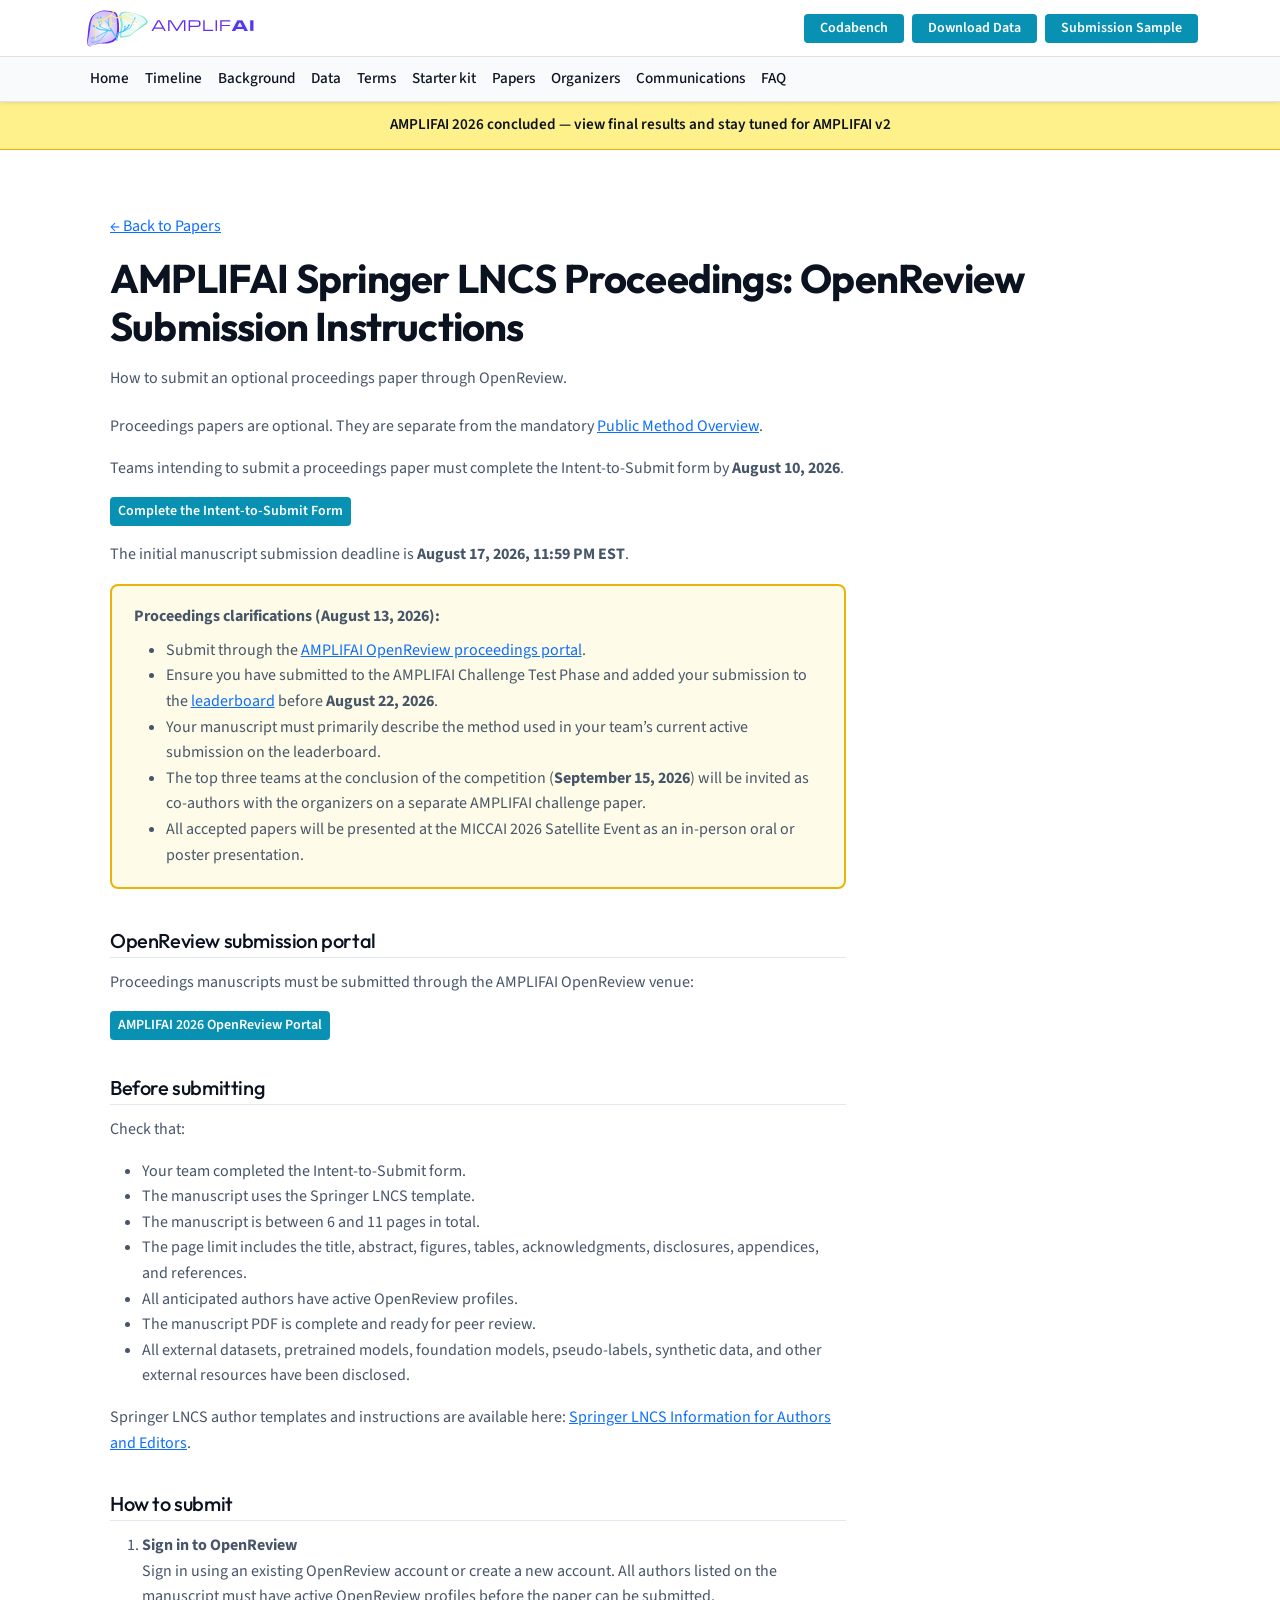
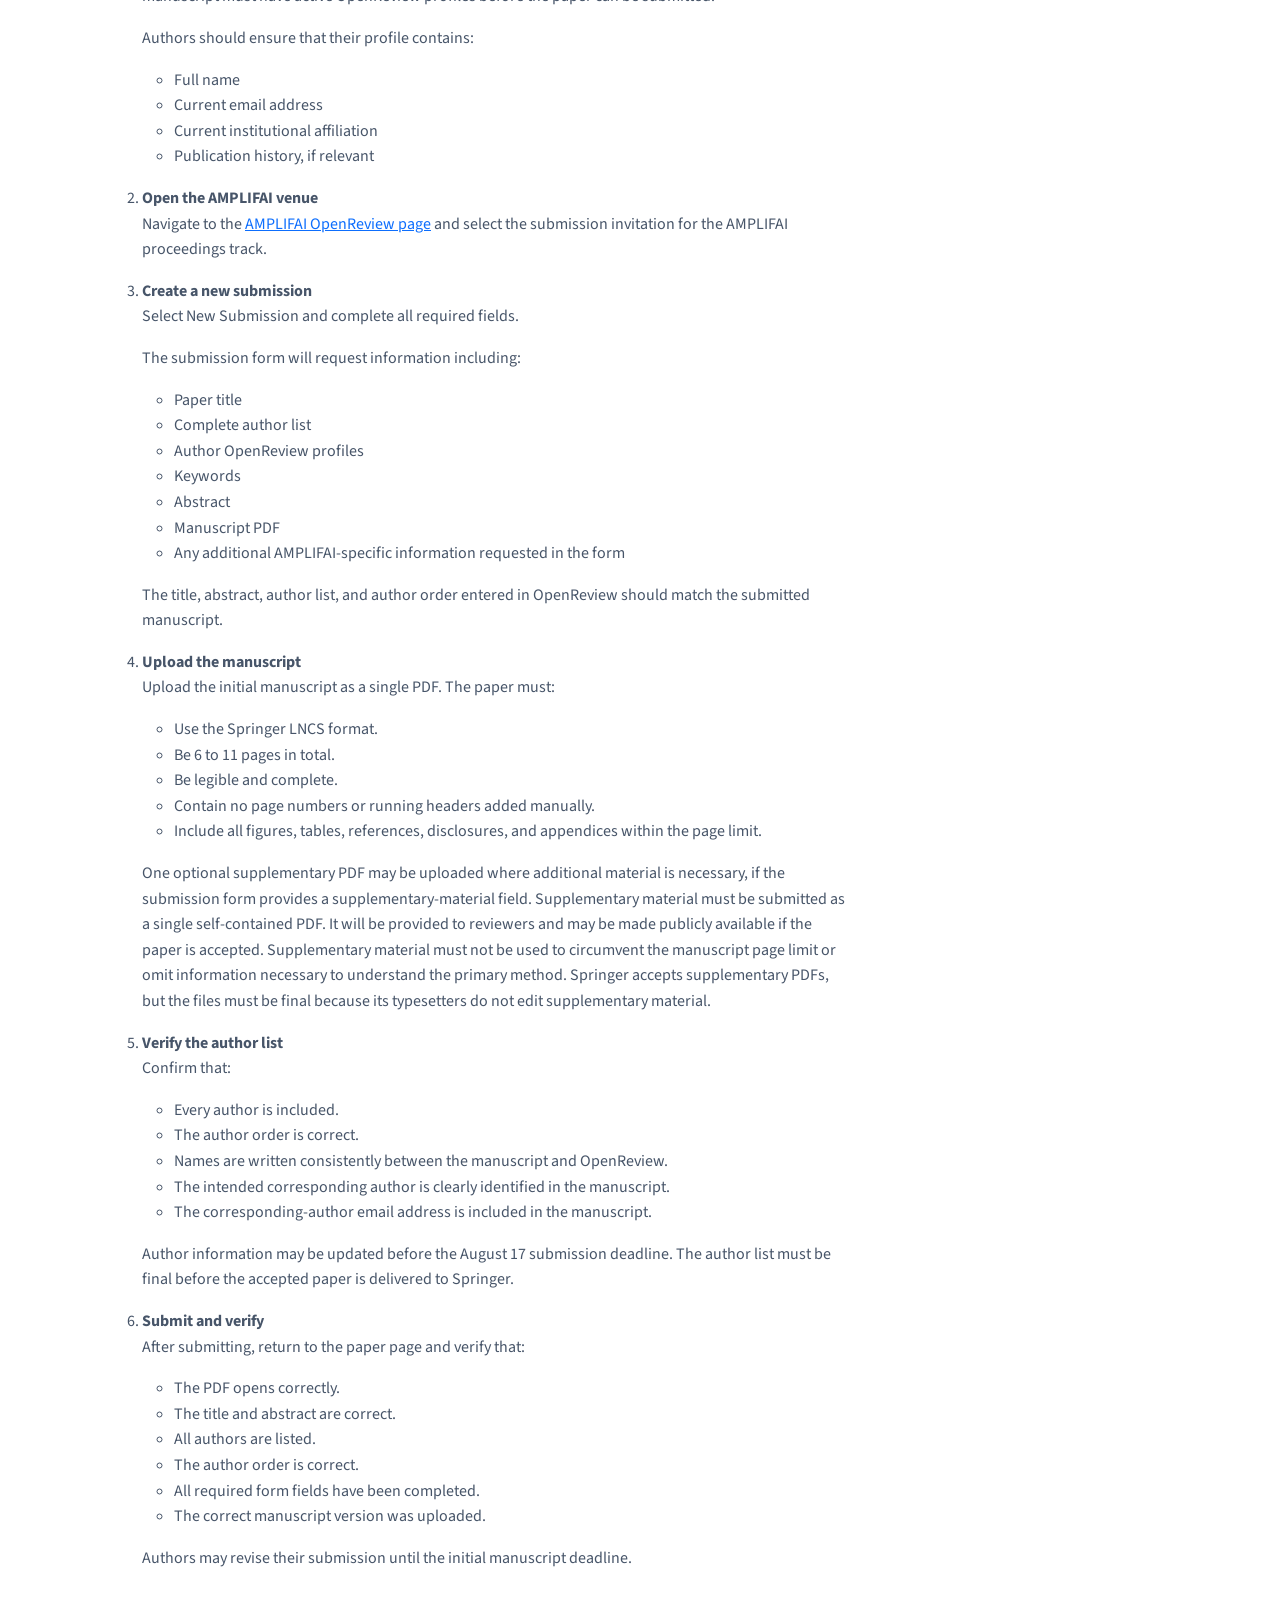
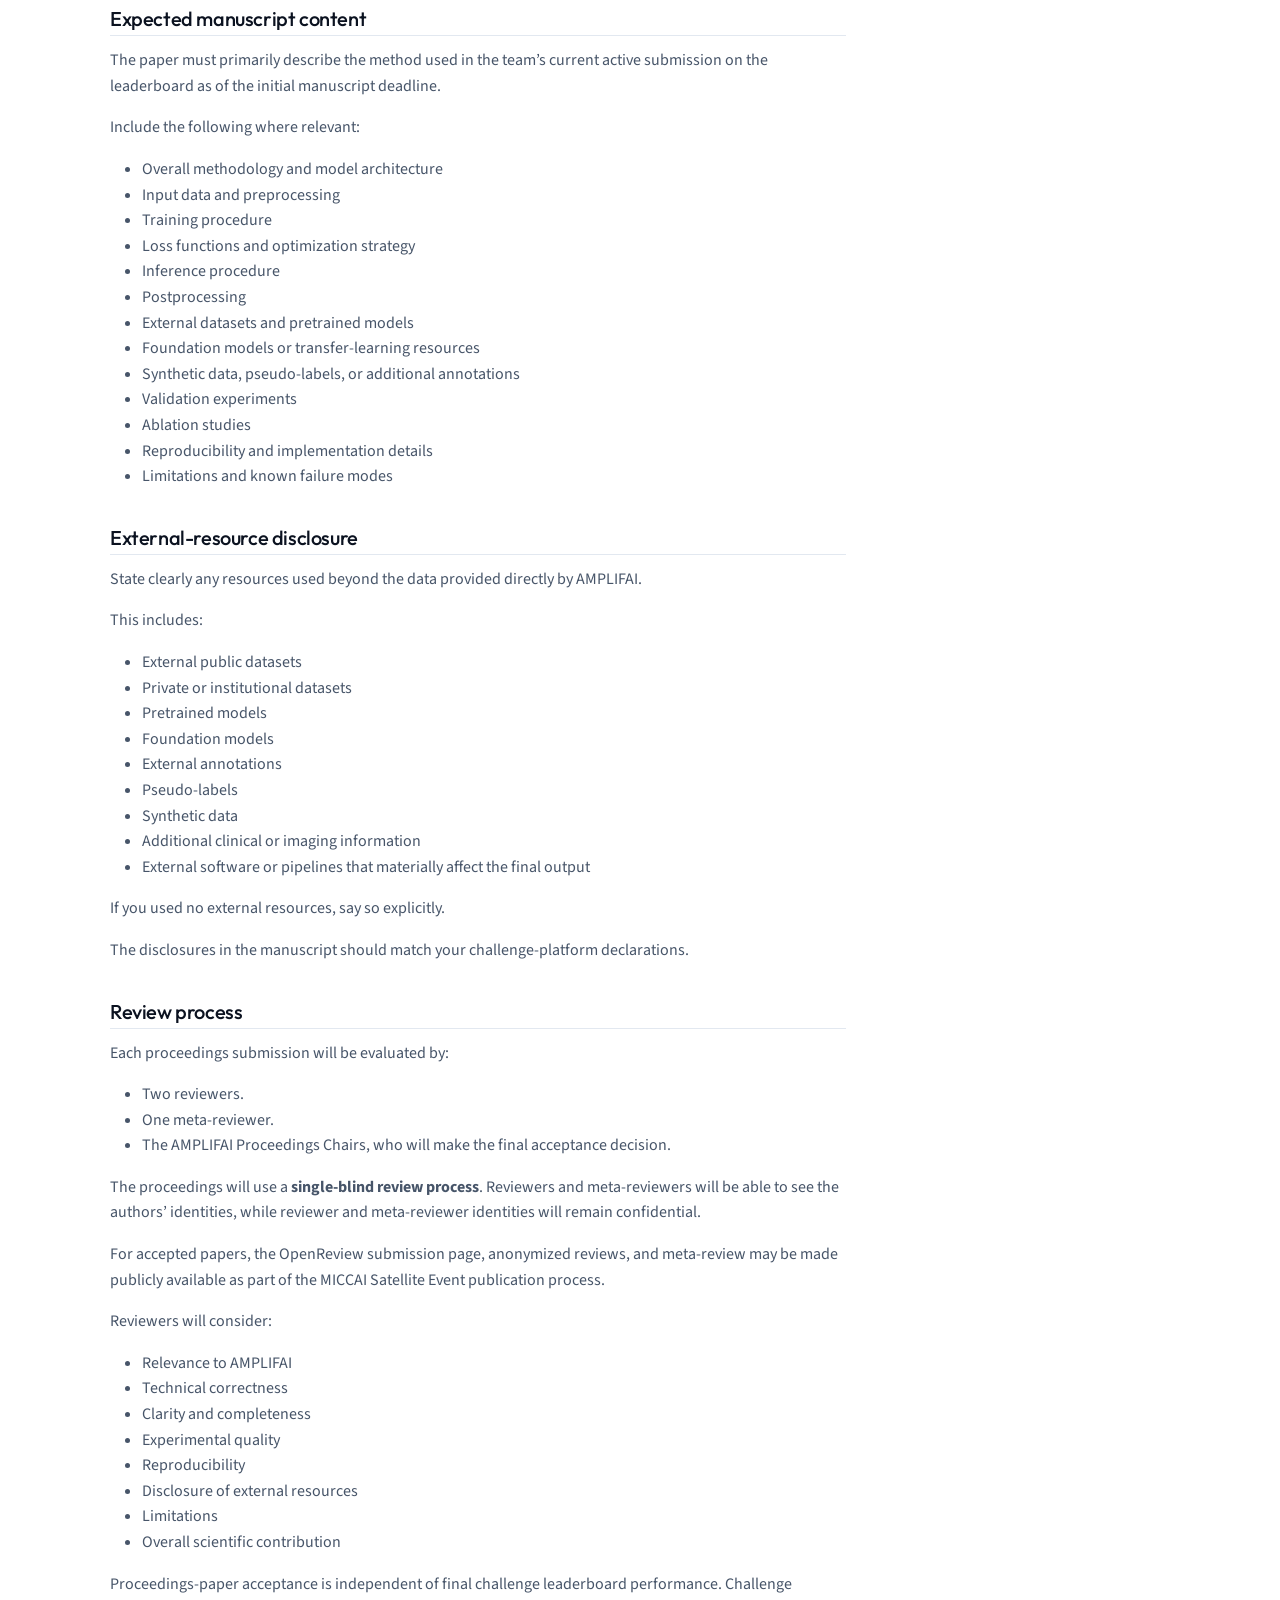
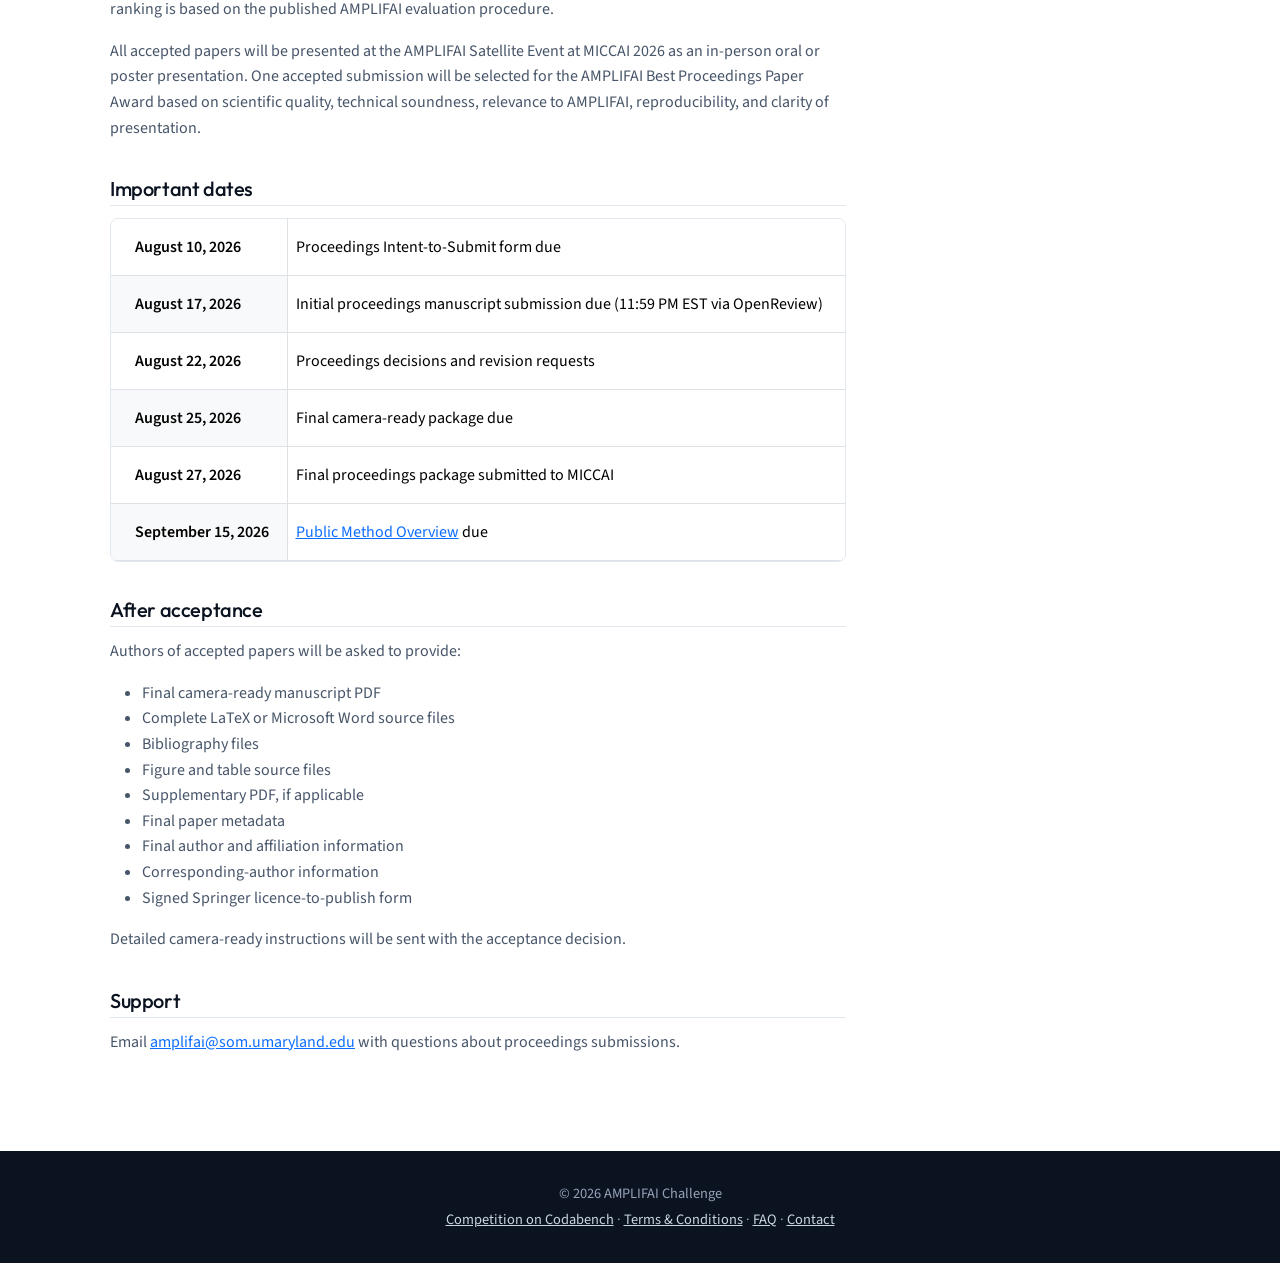
<file: openreview-instructions.html>
<!DOCTYPE html>
<html lang="en">
  <head>
    <meta charset="utf-8" />
    <meta name="viewport" content="width=device-width, initial-scale=1" />
    <title>OpenReview Submission Instructions - AMPLIFAI Challenge</title>
    <link rel="icon" href="assets/img/favicon.svg" type="image/svg+xml" />
    <link rel="icon" href="assets/img/favicon.png" type="image/png" />
    <link rel="apple-touch-icon" href="assets/img/favicon.png" />

    <link rel="preconnect" href="https://fonts.googleapis.com" />
    <link rel="preconnect" href="https://fonts.gstatic.com" crossorigin />
    <link
      href="https://fonts.googleapis.com/css2?family=Outfit:wght@500;700&family=Source+Sans+3:wght@400;600&display=swap"
      rel="stylesheet"
    />
    <link
      href="https://cdn.jsdelivr.net/npm/bootstrap@5.3.3/dist/css/bootstrap.min.css"
      rel="stylesheet"
      integrity="sha384-QWTKZyjpPEjISv5WaRU9OFeRpok6YctnYmDr5pNlyT2bRjXh0JMhjY6hW+ALEwIH"
      crossorigin="anonymous"
    />
    <link href="assets/css/style.css" rel="stylesheet" />
  </head>
  <body>
    <header class="site-header fixed-top bg-white shadow-sm">
      <div class="site-header-top border-bottom">
        <div class="container site-header-top-inner">
          <a class="navbar-brand py-0" href="index.html" aria-label="AMPLIFAI - Home">
          <img
            src="assets/img/logo-mini-light.svg"
            alt=""
            width="200"
            height="56"
            class="navbar-brand-logo"
            decoding="async"
          />
        </a>
          <div class="site-header-actions d-none d-lg-flex flex-wrap gap-2">
            <a
              class="btn btn-amplifai btn-sm px-3"
              href="https://www.codabench.org/competitions/14290/"
              target="_blank"
              rel="noopener noreferrer"
              >Codabench</a
            >
            <a
              class="btn btn-amplifai btn-sm px-3"
              href="https://huggingface.co/datasets/UM-IHC-CA2i/AMPLIFAI"
              target="_blank"
              rel="noopener noreferrer"
              >Download Data</a
            >
            <a
              class="btn btn-amplifai btn-sm px-3"
              href="https://github.com/UM2ii/amplifai-codabench"
              target="_blank"
              rel="noopener noreferrer"
              >Submission Sample</a
            >
          </div>
          <button
            class="navbar-toggler site-header-toggler d-lg-none"
            type="button"
            data-bs-toggle="collapse"
            data-bs-target="#siteNavCollapse"
            aria-controls="siteNavCollapse"
            aria-expanded="false"
            aria-label="Toggle navigation"
          >
            <span class="navbar-toggler-icon"></span>
          </button>
        </div>
      </div>
      <nav class="site-header-nav navbar navbar-expand-lg navbar-light border-bottom">
        <div class="container">
          <div class="collapse navbar-collapse" id="siteNavCollapse">
            <ul class="navbar-nav site-header-nav-links me-auto mb-2 mb-lg-0">
            <li class="nav-item"><a class="nav-link" href="index.html">Home</a></li>
            <li class="nav-item"><a class="nav-link" href="timeline.html">Timeline</a></li>
            <li class="nav-item"><a class="nav-link" href="background.html">Background</a></li>
            <li class="nav-item"><a class="nav-link" href="data.html">Data</a></li>
            <li class="nav-item"><a class="nav-link" href="rules.html">Terms</a></li>
            <li class="nav-item"><a class="nav-link" href="starter-kit.html">Starter kit</a></li>
            <li class="nav-item">
              <a class="nav-link active" aria-current="page" href="papers.html">Papers</a>
            </li>
            <li class="nav-item"><a class="nav-link" href="organizers.html">Organizers</a></li>
            <li class="nav-item"><a class="nav-link" href="communications.html">Communications</a></li>
            <li class="nav-item"><a class="nav-link" href="faq.html">FAQ</a></li>
          </ul>
            <div class="site-header-actions site-header-actions--mobile d-lg-none pb-3 pt-1">
              <a
                class="btn btn-amplifai btn-sm px-3"
                href="https://www.codabench.org/competitions/14290/"
                target="_blank"
                rel="noopener noreferrer"
                >Codabench</a
              >
              <a
                class="btn btn-amplifai btn-sm px-3"
                href="https://huggingface.co/datasets/UM-IHC-CA2i/AMPLIFAI"
                target="_blank"
                rel="noopener noreferrer"
                >Download Data</a
              >
              <a
                class="btn btn-amplifai btn-sm px-3"
                href="https://github.com/UM2ii/amplifai-codabench"
                target="_blank"
                rel="noopener noreferrer"
                >Submission Sample</a
              >
            </div>
          </div>
        </div>
      </nav>
    </header>

    <div class="announcement-banner" role="status">
      <div class="container text-center">
        <a class="announcement-banner-link" href="index.html#challenge-at-a-glance">
          AMPLIFAI 2026 concluded — view final results and stay tuned for AMPLIFAI v2
        </a>
      </div>
    </div>

    <main class="container section-block papers-page">
      <p class="mb-3">
        <a href="papers.html#springer-proceedings">&larr; Back to Papers</a>
      </p>

      <h1 class="display-font fw-bold mb-3">AMPLIFAI Springer LNCS Proceedings: OpenReview Submission Instructions</h1>
      <p class="text-muted-amplifai papers-intro mb-4">
        How to submit an optional proceedings paper through OpenReview.
      </p>

      <article class="rules-prose">
        <p>
          Proceedings papers are optional. They are separate from the mandatory
          <a href="papers.html#method-overview">Public Method Overview</a>.
        </p>
        <p>
          Teams intending to submit a proceedings paper must complete the Intent-to-Submit form by
          <strong>August 10, 2026</strong>.
        </p>
        <p>
          <a
            class="btn btn-amplifai btn-sm"
            href="https://docs.google.com/forms/d/e/1FAIpQLSdPoj2KrAIuU8OSubARUV91o8g7D3FuYxosWw_IzrdBpeMoiQ/viewform?usp=dialog"
            target="_blank"
            rel="noopener noreferrer"
            >Complete the Intent-to-Submit Form</a
          >
        </p>
        <p>
          The initial manuscript submission deadline is <strong>August 17, 2026, 11:59&nbsp;PM EST</strong>.
        </p>

        <aside class="papers-notice anchor-offset" id="proceedings-clarifications" role="note">
          <p class="mb-2"><strong>Proceedings clarifications (August 13, 2026):</strong></p>
          <ul class="mb-0">
            <li>
              Submit through the
              <a
                href="https://openreview.net/group?id=MICCAI.org/2026/Workshop/AMPLIFAI"
                target="_blank"
                rel="noopener noreferrer"
                >AMPLIFAI OpenReview proceedings portal</a
              >.
            </li>
            <li>
              Ensure you have submitted to the AMPLIFAI Challenge Test Phase and added your submission to the
              <a
                href="https://www.codabench.org/competitions/14290/"
                target="_blank"
                rel="noopener noreferrer"
                >leaderboard</a
              >
              before <strong>August 22, 2026</strong>.
            </li>
            <li>
              Your manuscript must primarily describe the method used in your team&rsquo;s current active submission on
              the leaderboard.
            </li>
            <li>
              The top three teams at the conclusion of the competition (<strong>September 15, 2026</strong>) will be
              invited as co-authors with the organizers on a separate AMPLIFAI challenge paper.
            </li>
            <li>
              All accepted papers will be presented at the MICCAI 2026 Satellite Event as an in-person oral or poster
              presentation.
            </li>
          </ul>
        </aside>

        <h2 class="display-font h5 anchor-offset" id="openreview-portal">OpenReview submission portal</h2>
        <p>Proceedings manuscripts must be submitted through the AMPLIFAI OpenReview venue:</p>
        <p>
          <a
            class="btn btn-amplifai btn-sm"
            href="https://openreview.net/group?id=MICCAI.org/2026/Workshop/AMPLIFAI"
            target="_blank"
            rel="noopener noreferrer"
            >AMPLIFAI 2026 OpenReview Portal</a
          >
        </p>

        <h2 class="display-font h5 anchor-offset" id="before-submitting">Before submitting</h2>
        <p>Check that:</p>
        <ul>
          <li>Your team completed the Intent-to-Submit form.</li>
          <li>The manuscript uses the Springer LNCS template.</li>
          <li>The manuscript is between 6 and 11 pages in total.</li>
          <li>
            The page limit includes the title, abstract, figures, tables, acknowledgments, disclosures, appendices, and
            references.
          </li>
          <li>All anticipated authors have active OpenReview profiles.</li>
          <li>The manuscript PDF is complete and ready for peer review.</li>
          <li>
            All external datasets, pretrained models, foundation models, pseudo-labels, synthetic data, and other external
            resources have been disclosed.
          </li>
        </ul>
        <p>
          Springer LNCS author templates and instructions are available here:
          <a
            href="https://link.springer.com/series/558/information-for-authors-and-editors"
            target="_blank"
            rel="noopener noreferrer"
            >Springer LNCS Information for Authors and Editors</a
          >.
        </p>

        <h2 class="display-font h5 anchor-offset" id="how-to-submit">How to submit</h2>
        <ol>
          <li>
            <strong>Sign in to OpenReview</strong>
            <p>
              Sign in using an existing OpenReview account or create a new account. All authors listed on the manuscript
              must have active OpenReview profiles before the paper can be submitted.
            </p>
            <p>Authors should ensure that their profile contains:</p>
            <ul>
              <li>Full name</li>
              <li>Current email address</li>
              <li>Current institutional affiliation</li>
              <li>Publication history, if relevant</li>
            </ul>
          </li>
          <li>
            <strong>Open the AMPLIFAI venue</strong>
            <p>
              Navigate to the
              <a
                href="https://openreview.net/group?id=MICCAI.org/2026/Workshop/AMPLIFAI"
                target="_blank"
                rel="noopener noreferrer"
                >AMPLIFAI OpenReview page</a
              >
              and select the submission invitation for the AMPLIFAI proceedings track.
            </p>
          </li>
          <li>
            <strong>Create a new submission</strong>
            <p>Select New Submission and complete all required fields.</p>
            <p>The submission form will request information including:</p>
            <ul>
              <li>Paper title</li>
              <li>Complete author list</li>
              <li>Author OpenReview profiles</li>
              <li>Keywords</li>
              <li>Abstract</li>
              <li>Manuscript PDF</li>
              <li>Any additional AMPLIFAI-specific information requested in the form</li>
            </ul>
            <p>
              The title, abstract, author list, and author order entered in OpenReview should match the submitted
              manuscript.
            </p>
          </li>
          <li>
            <strong>Upload the manuscript</strong>
            <p>Upload the initial manuscript as a single PDF. The paper must:</p>
            <ul>
              <li>Use the Springer LNCS format.</li>
              <li>Be 6 to 11 pages in total.</li>
              <li>Be legible and complete.</li>
              <li>Contain no page numbers or running headers added manually.</li>
              <li>Include all figures, tables, references, disclosures, and appendices within the page limit.</li>
            </ul>
            <p>
              One optional supplementary PDF may be uploaded where additional material is necessary, if the submission
              form provides a supplementary-material field. Supplementary material must be submitted as a single
              self-contained PDF. It will be provided to reviewers and may be made publicly available if the paper is
              accepted. Supplementary material must not be used to circumvent the manuscript page limit or omit
              information necessary to understand the primary method. Springer accepts supplementary PDFs, but the files
              must be final because its typesetters do not edit supplementary material.
            </p>
          </li>
          <li>
            <strong>Verify the author list</strong>
            <p>Confirm that:</p>
            <ul>
              <li>Every author is included.</li>
              <li>The author order is correct.</li>
              <li>Names are written consistently between the manuscript and OpenReview.</li>
              <li>The intended corresponding author is clearly identified in the manuscript.</li>
              <li>The corresponding-author email address is included in the manuscript.</li>
            </ul>
            <p>
              Author information may be updated before the August 17 submission deadline. The author list must be final
              before the accepted paper is delivered to Springer.
            </p>
          </li>
          <li>
            <strong>Submit and verify</strong>
            <p>After submitting, return to the paper page and verify that:</p>
            <ul>
              <li>The PDF opens correctly.</li>
              <li>The title and abstract are correct.</li>
              <li>All authors are listed.</li>
              <li>The author order is correct.</li>
              <li>All required form fields have been completed.</li>
              <li>The correct manuscript version was uploaded.</li>
            </ul>
            <p>Authors may revise their submission until the initial manuscript deadline.</p>
          </li>
        </ol>

        <h2 class="display-font h5 anchor-offset" id="expected-content">Expected manuscript content</h2>
        <p>
          The paper must primarily describe the method used in the team&rsquo;s current active submission on the
          leaderboard as of the initial manuscript deadline.
        </p>
        <p>Include the following where relevant:</p>
        <ul>
          <li>Overall methodology and model architecture</li>
          <li>Input data and preprocessing</li>
          <li>Training procedure</li>
          <li>Loss functions and optimization strategy</li>
          <li>Inference procedure</li>
          <li>Postprocessing</li>
          <li>External datasets and pretrained models</li>
          <li>Foundation models or transfer-learning resources</li>
          <li>Synthetic data, pseudo-labels, or additional annotations</li>
          <li>Validation experiments</li>
          <li>Ablation studies</li>
          <li>Reproducibility and implementation details</li>
          <li>Limitations and known failure modes</li>
        </ul>

        <h2 class="display-font h5 anchor-offset" id="external-resource-disclosure">External-resource disclosure</h2>
        <p>
          State clearly any resources used beyond the data provided directly by AMPLIFAI.
        </p>
        <p>This includes:</p>
        <ul>
          <li>External public datasets</li>
          <li>Private or institutional datasets</li>
          <li>Pretrained models</li>
          <li>Foundation models</li>
          <li>External annotations</li>
          <li>Pseudo-labels</li>
          <li>Synthetic data</li>
          <li>Additional clinical or imaging information</li>
          <li>External software or pipelines that materially affect the final output</li>
        </ul>
        <p>If you used no external resources, say so explicitly.</p>
        <p>The disclosures in the manuscript should match your challenge-platform declarations.</p>

        <h2 class="display-font h5 anchor-offset" id="review-process">Review process</h2>
        <p>Each proceedings submission will be evaluated by:</p>
        <ul>
          <li>Two reviewers.</li>
          <li>One meta-reviewer.</li>
          <li>The AMPLIFAI Proceedings Chairs, who will make the final acceptance decision.</li>
        </ul>
        <p>
          The proceedings will use a <strong>single-blind review process</strong>. Reviewers and meta-reviewers will be
          able to see the authors&rsquo; identities, while reviewer and meta-reviewer identities will remain
          confidential.
        </p>
        <p>
          For accepted papers, the OpenReview submission page, anonymized reviews, and meta-review may be made publicly
          available as part of the MICCAI Satellite Event publication process.
        </p>
        <p>Reviewers will consider:</p>
        <ul>
          <li>Relevance to AMPLIFAI</li>
          <li>Technical correctness</li>
          <li>Clarity and completeness</li>
          <li>Experimental quality</li>
          <li>Reproducibility</li>
          <li>Disclosure of external resources</li>
          <li>Limitations</li>
          <li>Overall scientific contribution</li>
        </ul>
        <p>
          Proceedings-paper acceptance is independent of final challenge leaderboard performance. Challenge ranking is
          based on the published AMPLIFAI evaluation procedure.
        </p>
        <p>
          All accepted papers will be presented at the AMPLIFAI Satellite Event at MICCAI 2026 as an in-person oral or
          poster presentation. One accepted submission will be selected for the AMPLIFAI Best Proceedings Paper Award
          based on scientific quality, technical soundness, relevance to AMPLIFAI, reproducibility, and clarity of
          presentation.
        </p>

        <h2 class="display-font h5 anchor-offset" id="important-dates">Important dates</h2>
        <div class="table-responsive card card-amplifai p-0 overflow-hidden mb-4">
          <table class="table table-timeline mb-0">
            <tbody>
              <tr>
                <th class="ps-4 py-3 bg-white border-end">August 10, 2026</th>
                <td class="py-3">Proceedings Intent-to-Submit form due</td>
              </tr>
              <tr>
                <th class="ps-4 py-3 bg-light border-end">August 17, 2026</th>
                <td class="py-3">Initial proceedings manuscript submission due (11:59&nbsp;PM EST via OpenReview)</td>
              </tr>
              <tr>
                <th class="ps-4 py-3 bg-white border-end">August 22, 2026</th>
                <td class="py-3">Proceedings decisions and revision requests</td>
              </tr>
              <tr>
                <th class="ps-4 py-3 bg-light border-end">August 25, 2026</th>
                <td class="py-3">Final camera-ready package due</td>
              </tr>
              <tr>
                <th class="ps-4 py-3 bg-white border-end">August 27, 2026</th>
                <td class="py-3">Final proceedings package submitted to MICCAI</td>
              </tr>
              <tr>
                <th class="ps-4 py-3 bg-light border-end">September 15, 2026</th>
                <td class="py-3">
                  <a href="papers.html#method-overview">Public Method Overview</a> due
                </td>
              </tr>
            </tbody>
          </table>
        </div>

        <h2 class="display-font h5 anchor-offset" id="after-acceptance">After acceptance</h2>
        <p>Authors of accepted papers will be asked to provide:</p>
        <ul>
          <li>Final camera-ready manuscript PDF</li>
          <li>Complete LaTeX or Microsoft Word source files</li>
          <li>Bibliography files</li>
          <li>Figure and table source files</li>
          <li>Supplementary PDF, if applicable</li>
          <li>Final paper metadata</li>
          <li>Final author and affiliation information</li>
          <li>Corresponding-author information</li>
          <li>Signed Springer licence-to-publish form</li>
        </ul>
        <p>Detailed camera-ready instructions will be sent with the acceptance decision.</p>

        <h2 class="display-font h5 anchor-offset" id="support">Support</h2>
        <p class="mb-0">
          Email <a href="mailto:amplifai@som.umaryland.edu">amplifai@som.umaryland.edu</a> with questions about
          proceedings submissions.
        </p>
      </article>
    </main>

    <footer class="site-footer">
      <div class="container text-center">
        <p class="mb-1"><span id="y"></span> AMPLIFAI Challenge</p>
        <p class="mb-0">
          <a href="https://www.codabench.org/competitions/14290/" target="_blank" rel="noopener noreferrer"
            >Competition on Codabench</a
          >
          ·
          <a href="rules.html">Terms &amp; Conditions</a>
          ·
          <a href="faq.html">FAQ</a>
          ·
          <a href="mailto:amplifai@som.umaryland.edu">Contact</a>
        </p>
      </div>
    </footer>

    <script
      src="https://cdn.jsdelivr.net/npm/bootstrap@5.3.3/dist/js/bootstrap.bundle.min.js"
      integrity="sha384-YvpcrYf0tY3lHB60NNkmXc5s9fDVZLESaAA55NDzOxhy9GkcIdslK1eN7N6jIeHz"
      crossorigin="anonymous"
    ></script>
    <script>
      document.getElementById("y").textContent = "© " + new Date().getFullYear();
    </script>
  </body>
</html>
</file>
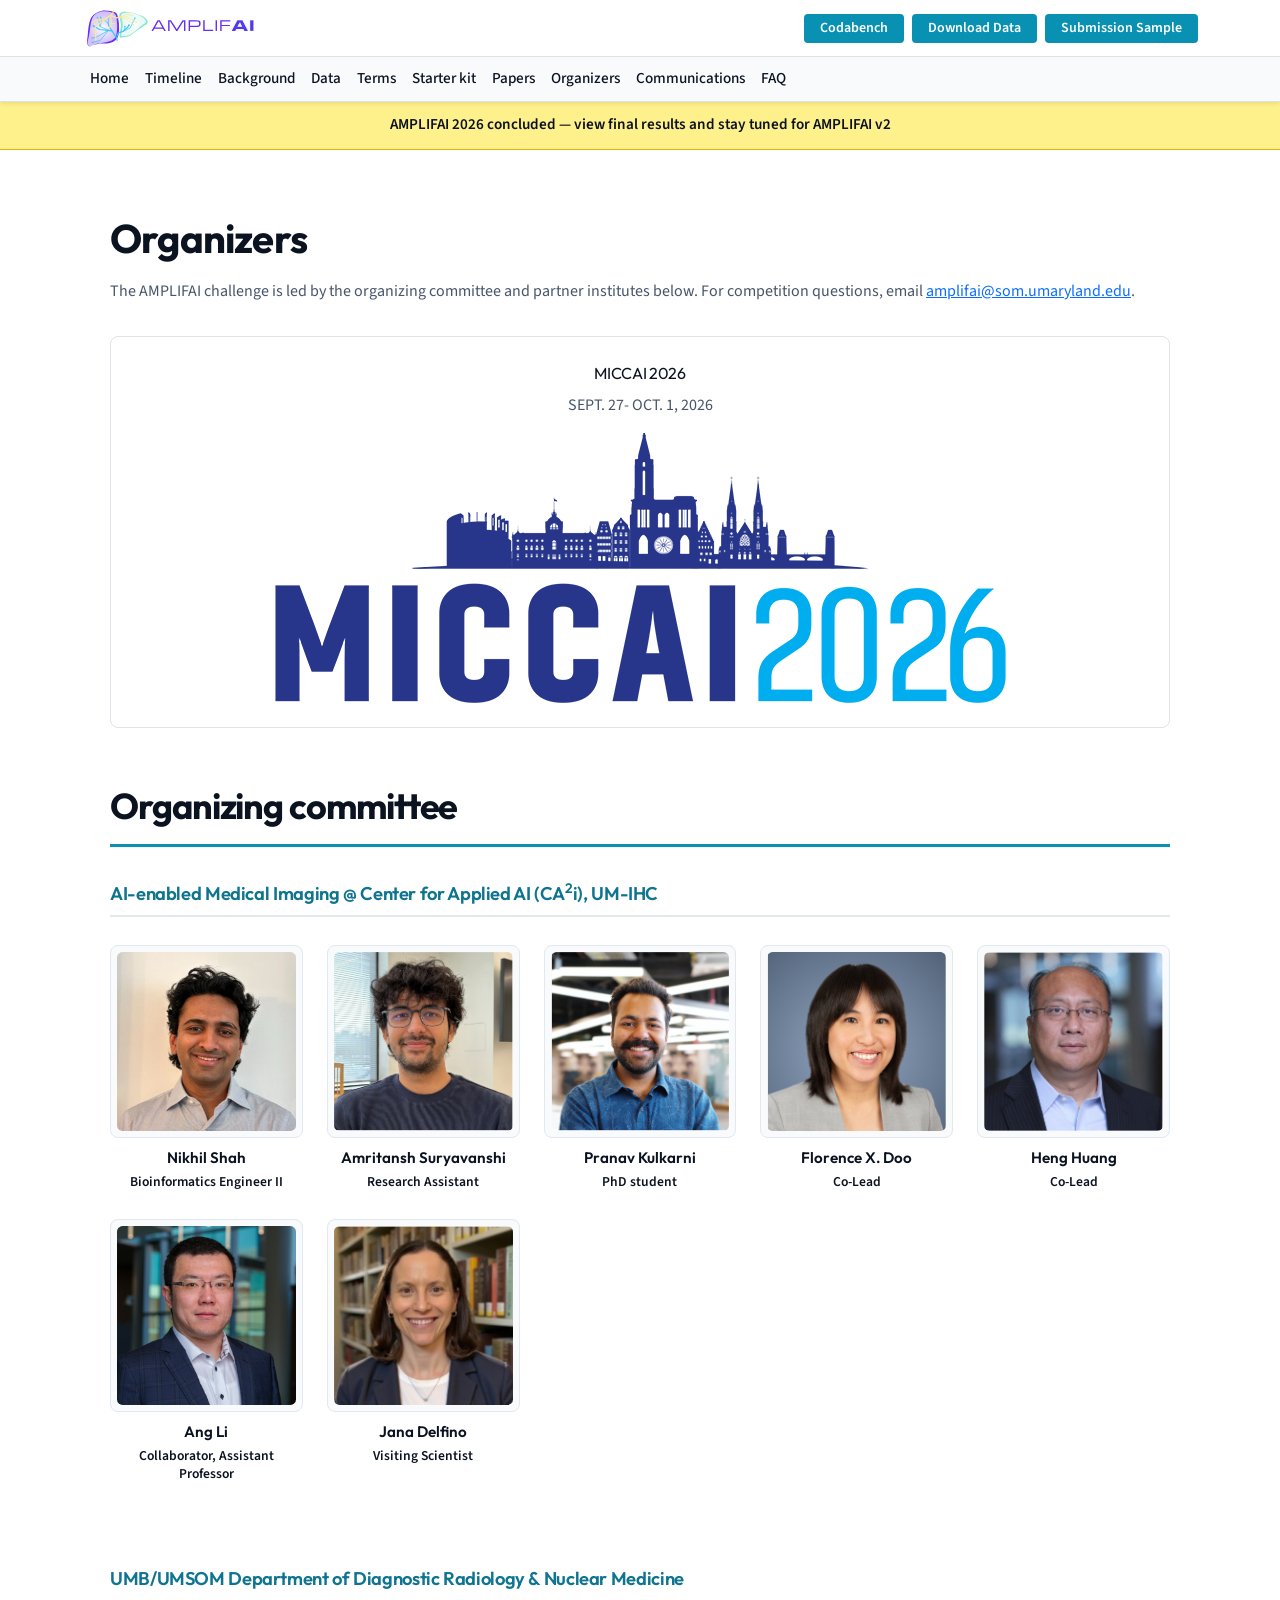
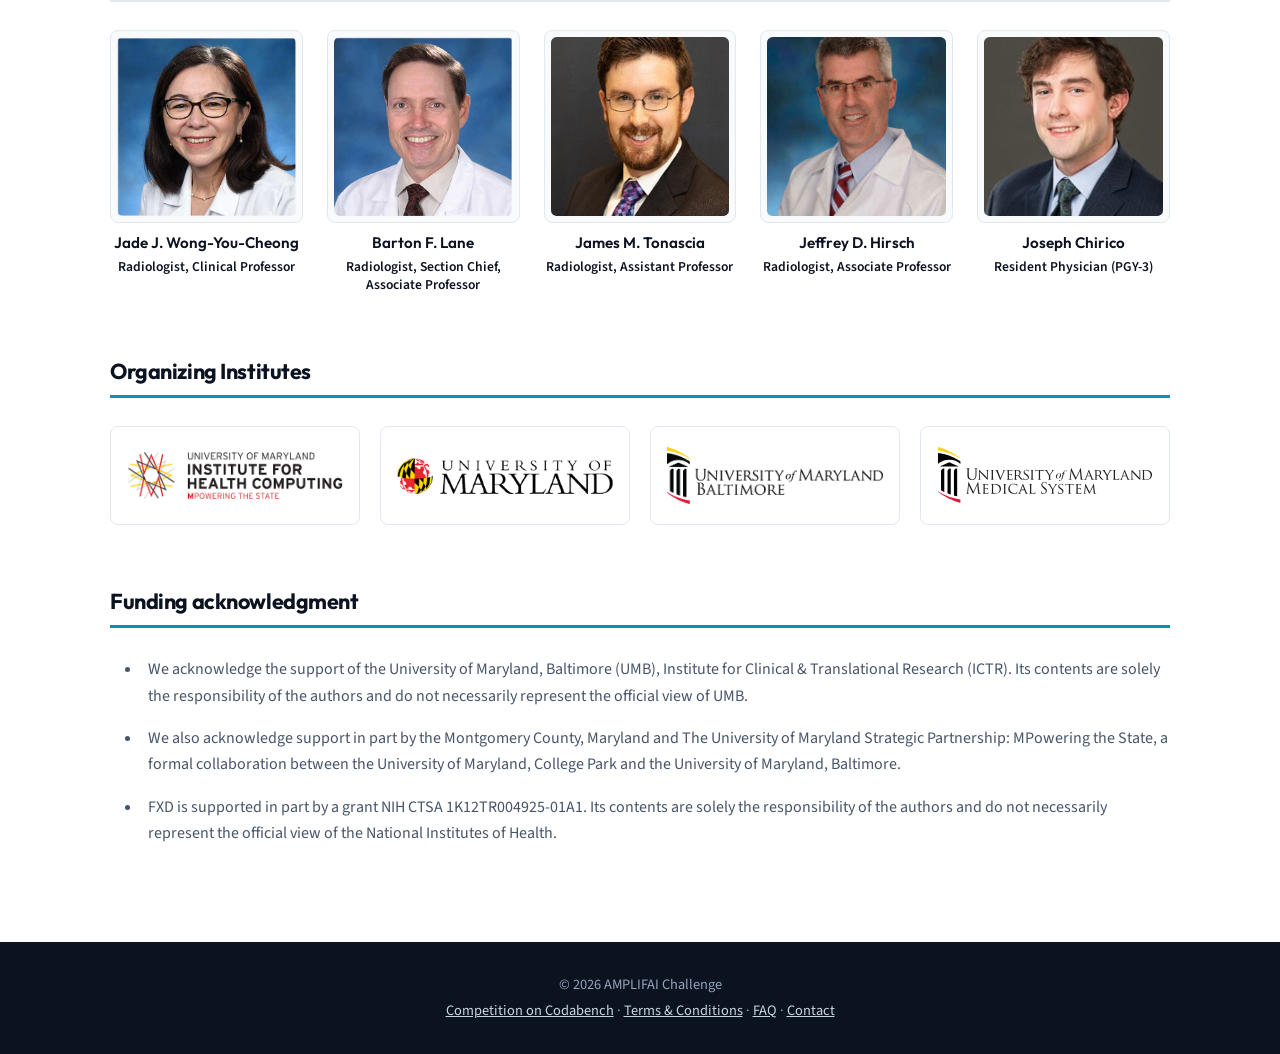
<file: organizers.html>
<!DOCTYPE html>
<html lang="en">
  <head>
    <meta charset="utf-8" />
    <meta name="viewport" content="width=device-width, initial-scale=1" />
    <title>Organizers - AMPLIFAI Challenge</title>
    <link rel="icon" href="assets/img/favicon.svg" type="image/svg+xml" />
    <link rel="icon" href="assets/img/favicon.png" type="image/png" />
    <link rel="apple-touch-icon" href="assets/img/favicon.png" />

    <link rel="preconnect" href="https://fonts.googleapis.com" />
    <link rel="preconnect" href="https://fonts.gstatic.com" crossorigin />
    <link
      href="https://fonts.googleapis.com/css2?family=Outfit:wght@500;700&family=Source+Sans+3:wght@400;600&display=swap"
      rel="stylesheet"
    />
    <link
      href="https://cdn.jsdelivr.net/npm/bootstrap@5.3.3/dist/css/bootstrap.min.css"
      rel="stylesheet"
      integrity="sha384-QWTKZyjpPEjISv5WaRU9OFeRpok6YctnYmDr5pNlyT2bRjXh0JMhjY6hW+ALEwIH"
      crossorigin="anonymous"
    />
    <link href="assets/css/style.css" rel="stylesheet" />
  </head>
  <body>
    <header class="site-header fixed-top bg-white shadow-sm">
      <div class="site-header-top border-bottom">
        <div class="container site-header-top-inner">
          <a class="navbar-brand py-0" href="index.html" aria-label="AMPLIFAI - Home">
          <img
            src="assets/img/logo-mini-light.svg"
            alt=""
            width="200"
            height="56"
            class="navbar-brand-logo"
            decoding="async"
          />
        </a>
          <div class="site-header-actions d-none d-lg-flex flex-wrap gap-2">
            <a
              class="btn btn-amplifai btn-sm px-3"
              href="https://www.codabench.org/competitions/14290/"
              target="_blank"
              rel="noopener noreferrer"
              >Codabench</a
            >
            <a
              class="btn btn-amplifai btn-sm px-3"
              href="https://huggingface.co/datasets/UM-IHC-CA2i/AMPLIFAI"
              target="_blank"
              rel="noopener noreferrer"
              >Download Data</a
            >
            <a
              class="btn btn-amplifai btn-sm px-3"
              href="https://github.com/UM2ii/amplifai-codabench"
              target="_blank"
              rel="noopener noreferrer"
              >Submission Sample</a
            >
          </div>
          <button
            class="navbar-toggler site-header-toggler d-lg-none"
            type="button"
            data-bs-toggle="collapse"
            data-bs-target="#siteNavCollapse"
            aria-controls="siteNavCollapse"
            aria-expanded="false"
            aria-label="Toggle navigation"
          >
            <span class="navbar-toggler-icon"></span>
          </button>
        </div>
      </div>
      <nav class="site-header-nav navbar navbar-expand-lg navbar-light border-bottom">
        <div class="container">
          <div class="collapse navbar-collapse" id="siteNavCollapse">
            <ul class="navbar-nav site-header-nav-links me-auto mb-2 mb-lg-0">
            <li class="nav-item"><a class="nav-link" href="index.html">Home</a></li>
            <li class="nav-item"><a class="nav-link" href="timeline.html">Timeline</a></li>
            <li class="nav-item"><a class="nav-link" href="background.html">Background</a></li>
            <li class="nav-item"><a class="nav-link" href="data.html">Data</a></li>
            <li class="nav-item"><a class="nav-link" href="rules.html">Terms</a></li>
            <li class="nav-item"><a class="nav-link" href="starter-kit.html">Starter kit</a></li>
            <li class="nav-item"><a class="nav-link" href="papers.html">Papers</a></li>
            <li class="nav-item"><a class="nav-link active" aria-current="page" href="organizers.html">Organizers</a></li>
            <li class="nav-item"><a class="nav-link" href="communications.html">Communications</a></li>
            <li class="nav-item"><a class="nav-link" href="faq.html">FAQ</a></li>
          </ul>
            <div class="site-header-actions site-header-actions--mobile d-lg-none pb-3 pt-1">
              <a
                class="btn btn-amplifai btn-sm px-3"
                href="https://www.codabench.org/competitions/14290/"
                target="_blank"
                rel="noopener noreferrer"
                >Codabench</a
              >
              <a
                class="btn btn-amplifai btn-sm px-3"
                href="https://huggingface.co/datasets/UM-IHC-CA2i/AMPLIFAI"
                target="_blank"
                rel="noopener noreferrer"
                >Download Data</a
              >
              <a
                class="btn btn-amplifai btn-sm px-3"
                href="https://github.com/UM2ii/amplifai-codabench"
                target="_blank"
                rel="noopener noreferrer"
                >Submission Sample</a
              >
            </div>
          </div>
        </div>
      </nav>
    </header>

    <div class="announcement-banner" role="status">
      <div class="container text-center">
        <a class="announcement-banner-link" href="index.html#challenge-at-a-glance">
          AMPLIFAI 2026 concluded — view final results and stay tuned for AMPLIFAI v2
        </a>
      </div>
    </div>

    <main class="container section-block organizers-page">
      <h1 class="display-font fw-bold organizers-page-title">Organizers</h1>
      <p class="text-muted-amplifai organizers-intro">
        The AMPLIFAI challenge is led by the organizing committee and partner institutes below. For competition questions, email <a href="mailto:amplifai@som.umaryland.edu">amplifai@som.umaryland.edu</a>.
      </p>
      <section class="organizers-miccai-banner p-3 p-md-4 border rounded-3 text-center" aria-label="Competition details">
        <p class="display-font mb-2">MICCAI 2026</p>
        <p class="text-muted-amplifai mb-3">SEPT. 27- OCT. 1, 2026</p>
        <img
          src="assets/img/miccai2026-logo-france.png"
          alt="MICCAI 2026 France logo"
          class="img-fluid d-block mx-auto"
          loading="lazy"
          decoding="async"
        />
      </section>

      <h2 class="organizers-committee-heading display-font">Organizing committee</h2>

      <section class="organizers-group">
        <h3 class="organizers-section-heading display-font">
          AI-enabled Medical Imaging @ Center for Applied AI (CA<sup>2</sup>i), UM-IHC
        </h3>
        <div class="organizers-grid" aria-label="AI-enabled Medical Imaging at Center for Applied AI (CA2i), UM-IHC">
        <div class="organizer-card">
          <figure>
            <img
              src="assets/img/amplifai-organizers/amplifai-organizers-1-Nikhil_Shah.png"
              alt="Portrait of Nikhil Shah"
              width="256"
              height="256"
              loading="lazy"
            />
          </figure>
          <p class="organizer-name">Nikhil Shah</p>
          <p class="organizer-title">Bioinformatics Engineer II</p>
        </div>
        <div class="organizer-card">
          <figure>
            <img
              src="assets/img/amplifai-organizers/amplifai-organizers-3-Amritansh_Suryavanshi.png"
              alt="Portrait of Amritansh Suryavanshi"
              width="256"
              height="256"
              loading="lazy"
            />
          </figure>
          <p class="organizer-name">Amritansh Suryavanshi</p>
          <p class="organizer-title">Research Assistant</p>
        </div>
        <div class="organizer-card">
          <figure>
            <img
              src="assets/img/amplifai-organizers/amplifai-organizers-2-Pranav_Kulkarni.png"
              alt="Portrait of Pranav Kulkarni"
              width="256"
              height="256"
              loading="lazy"
            />
          </figure>
          <p class="organizer-name">Pranav Kulkarni</p>
          <p class="organizer-title">PhD student</p>
        </div>
        <div class="organizer-card">
          <figure>
            <img
              src="assets/img/amplifai-organizers/amplifai-organizers-5-Florence_Doo.png"
              alt="Portrait of Florence X. Doo"
              width="256"
              height="256"
              loading="lazy"
            />
          </figure>
          <p class="organizer-name">Florence X. Doo</p>
          <p class="organizer-title">Co-Lead</p>
        </div>
        <div class="organizer-card">
          <figure>
            <img
              src="assets/img/amplifai-organizers/amplifai-organizers-6-Heng_Huang.png"
              alt="Portrait of Heng Huang"
              width="256"
              height="256"
              loading="lazy"
            />
          </figure>
          <p class="organizer-name">Heng Huang</p>
          <p class="organizer-title">Co-Lead</p>
        </div>
        <div class="organizer-card">
          <figure>
            <img
              src="assets/img/amplifai-organizers/amplifai-organizers-11-Ang_Li.png"
              alt="Portrait of Ang Li"
              width="256"
              height="256"
              loading="lazy"
            />
          </figure>
          <p class="organizer-name">Ang Li</p>
          <p class="organizer-title">Collaborator, Assistant Professor</p>
        </div>
        <div class="organizer-card">
          <figure>
            <img
              src="assets/img/amplifai-organizers/amplifai-organizers-4-Jana_Delfino.png"
              alt="Portrait of Jana Delfino"
              width="256"
              height="256"
              loading="lazy"
            />
          </figure>
          <p class="organizer-name">Jana Delfino</p>
          <p class="organizer-title">Visiting Scientist</p>
        </div>
        </div>
      </section>

      <section class="organizers-group">
        <h3 class="organizers-section-heading display-font">
          UMB/UMSOM Department of Diagnostic Radiology &amp; Nuclear Medicine
        </h3>
        <div
          class="organizers-grid"
          aria-label="UMB/UMSOM Department of Diagnostic Radiology and Nuclear Medicine"
        >
        <div class="organizer-card">
          <figure>
            <img
              src="assets/img/amplifai-organizers/amplifai-organizers-7-Jade_Wong.png"
              alt="Portrait of Jade J. Wong-You-Cheong"
              width="256"
              height="256"
              loading="lazy"
            />
          </figure>
          <p class="organizer-name">Jade J. Wong-You-Cheong</p>
          <p class="organizer-title">Radiologist, Clinical Professor</p>
        </div>
        <div class="organizer-card">
          <figure>
            <img
              src="assets/img/amplifai-organizers/amplifai-organizers-8-Barton_Lane.png"
              alt="Portrait of Barton F. Lane"
              width="256"
              height="256"
              loading="lazy"
            />
          </figure>
          <p class="organizer-name">Barton F. Lane</p>
          <p class="organizer-title">Radiologist, Section Chief, Associate Professor</p>
        </div>
        <div class="organizer-card">
          <figure>
            <img
              src="assets/img/amplifai-organizers/amplifai-organizers-9-James_M_Tonascia.png"
              alt="Portrait of James M. Tonascia"
              width="256"
              height="256"
              loading="lazy"
            />
          </figure>
          <p class="organizer-name">James M. Tonascia</p>
          <p class="organizer-title">Radiologist, Assistant Professor</p>
        </div>
        <div class="organizer-card">
          <figure>
            <img
              src="assets/img/amplifai-organizers/amplifai-organizers-12-Jeffrey_D_Hirsch.jpg"
              alt="Portrait of Jeffrey D. Hirsch"
              width="256"
              height="256"
              loading="lazy"
            />
          </figure>
          <p class="organizer-name">Jeffrey D. Hirsch</p>
          <p class="organizer-title">Radiologist, Associate Professor</p>
        </div>
        <div class="organizer-card">
          <figure>
            <img
              src="assets/img/amplifai-organizers/amplifai-organizers-10-Joseph_Chirico.png"
              alt="Portrait of Joseph Chirico"
              width="256"
              height="256"
              loading="lazy"
            />
          </figure>
          <p class="organizer-name">Joseph Chirico</p>
          <p class="organizer-title">Resident Physician (PGY-3)</p>
        </div>
        </div>
      </section>

      <h2 class="organizers-institutes-heading display-font">Organizing Institutes</h2>
      <div class="organizing-institutes-grid" role="list" aria-label="Organizing institutes">
        <div class="organizing-institute-card" role="listitem">
          <figure class="mb-0">
            <img
              src="assets/img/organizing-institutes/um-ihc.png"
              alt="University of Maryland Institute for Health Computing logo"
              width="400"
              height="86"
              class="organizing-institute-img"
              loading="lazy"
              decoding="async"
            />
          </figure>
        </div>
        <div class="organizing-institute-card" role="listitem">
          <figure class="mb-0">
            <img
              src="assets/img/organizing-institutes/umcp.png"
              alt="University of Maryland, College Park logo"
              width="600"
              height="116"
              class="organizing-institute-img"
              loading="lazy"
              decoding="async"
            />
          </figure>
        </div>
        <div class="organizing-institute-card" role="listitem">
          <figure class="mb-0">
            <img
              src="assets/img/organizing-institutes/umb.png"
              alt="University of Maryland, Baltimore logo"
              width="1024"
              height="270"
              class="organizing-institute-img"
              loading="lazy"
              decoding="async"
            />
          </figure>
        </div>
        <div class="organizing-institute-card" role="listitem">
          <figure class="mb-0">
            <img
              src="assets/img/organizing-institutes/umms.svg"
              alt="University of Maryland Medical System logo"
              width="280"
              height="80"
              class="organizing-institute-img organizing-institute-img--svg"
              loading="lazy"
              decoding="async"
            />
          </figure>
        </div>
      </div>

      <section class="organizers-funding" aria-labelledby="funding-acknowledgment-heading">
        <h2 class="organizers-institutes-heading display-font" id="funding-acknowledgment-heading">
          Funding acknowledgment
        </h2>
        <ul class="text-muted-amplifai organizers-funding-list mb-0">
          <li>
            We acknowledge the support of the University of Maryland, Baltimore (UMB), Institute for Clinical &amp;
            Translational Research (ICTR). Its contents are solely the responsibility of the authors and do not
            necessarily represent the official view of UMB.
          </li>
          <li>
            We also acknowledge support in part by the Montgomery County, Maryland and The University of Maryland
            Strategic Partnership: MPowering the State, a formal collaboration between the University of Maryland,
            College Park and the University of Maryland, Baltimore.
          </li>
          <li>
            FXD is supported in part by a grant NIH CTSA 1K12TR004925-01A1. Its contents are solely the responsibility
            of the authors and do not necessarily represent the official view of the National Institutes of Health.
          </li>
        </ul>
      </section>
    </main>

    <footer class="site-footer">
      <div class="container text-center">
        <p class="mb-1"><span id="y"></span> AMPLIFAI Challenge</p>
        <p class="mb-0">
          <a href="https://www.codabench.org/competitions/14290/" target="_blank" rel="noopener noreferrer"
            >Competition on Codabench</a
          >
          ·
          <a href="rules.html">Terms &amp; Conditions</a>
          ·
          <a href="faq.html">FAQ</a>
          ·
          <a href="mailto:amplifai@som.umaryland.edu">Contact</a>
        </p>
      </div>
    </footer>

    <script
      src="https://cdn.jsdelivr.net/npm/bootstrap@5.3.3/dist/js/bootstrap.bundle.min.js"
      integrity="sha384-YvpcrYf0tY3lHB60NNkmXc5s9fDVZLESaAA55NDzOxhy9GkcIdslK1eN7N6jIeHz"
      crossorigin="anonymous"
    ></script>
    <script>
      document.getElementById("y").textContent = "© " + new Date().getFullYear();
    </script>
  </body>
</html>
</file>
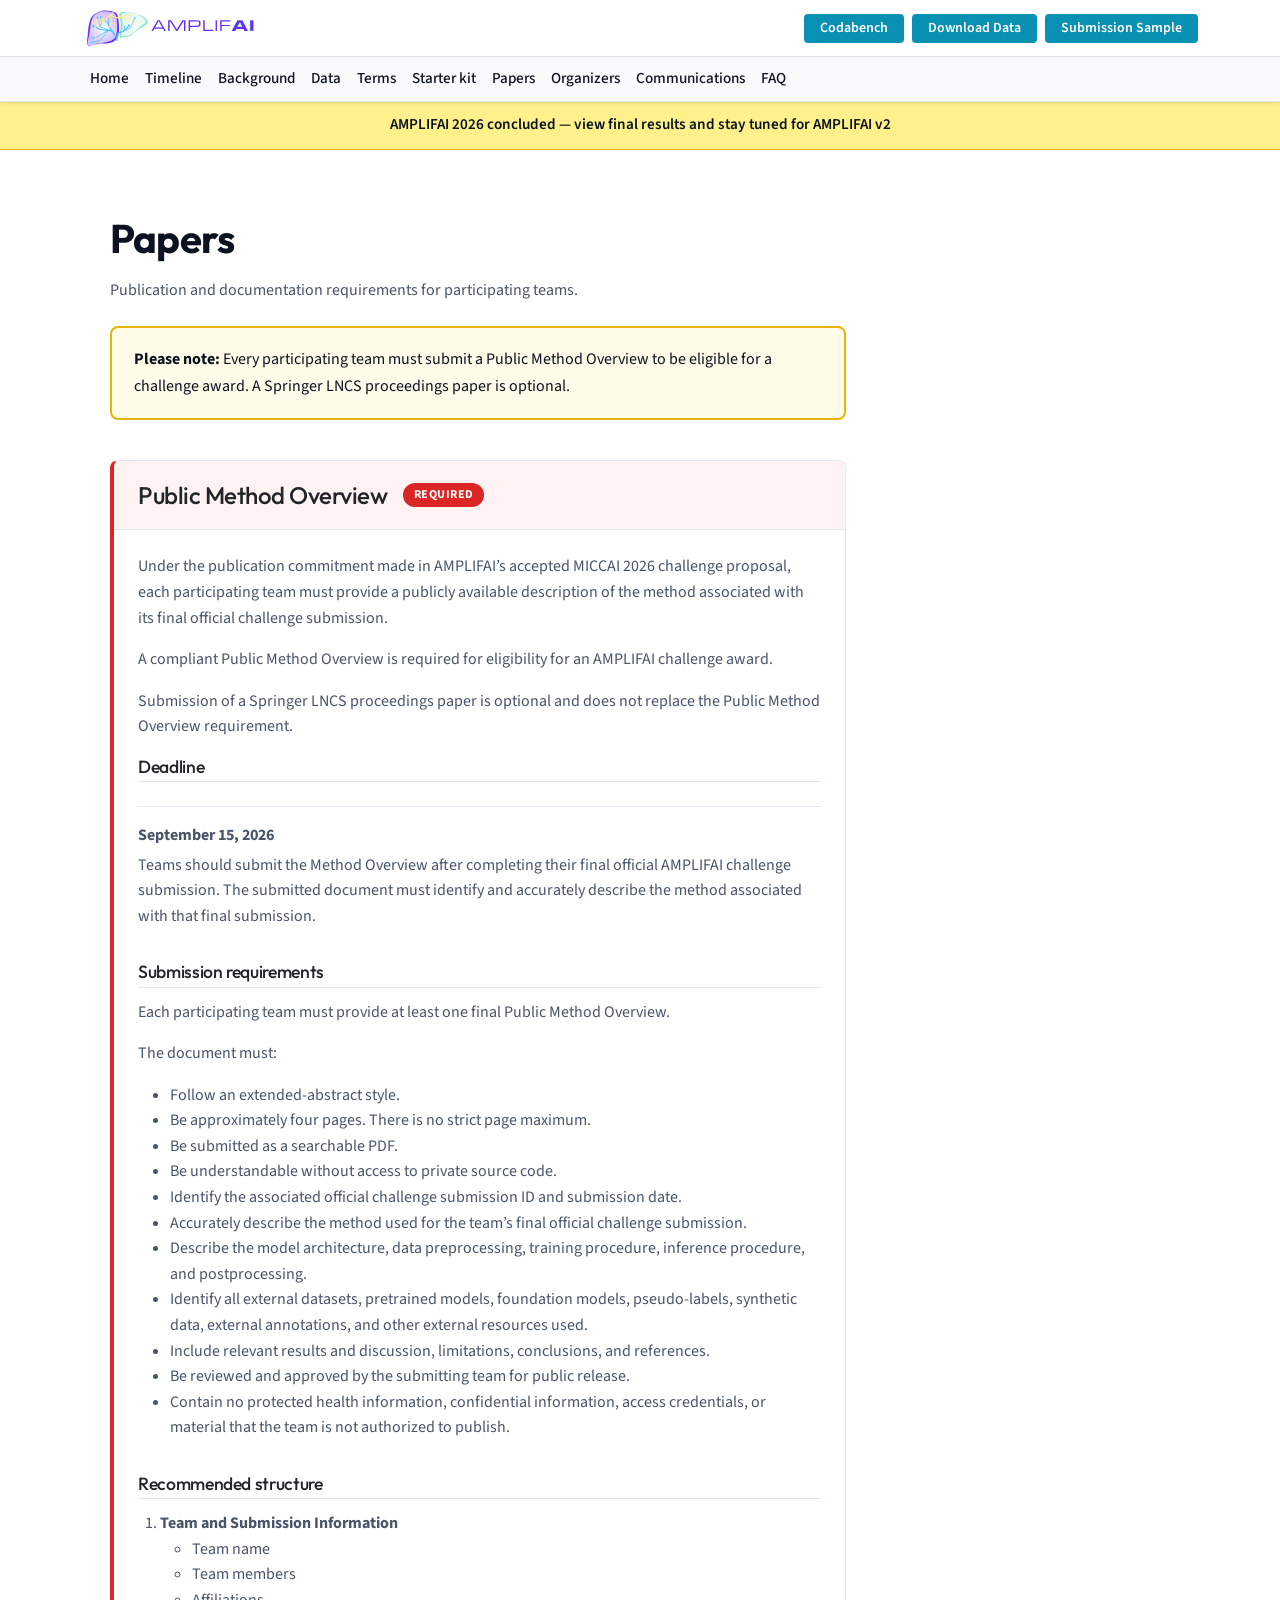
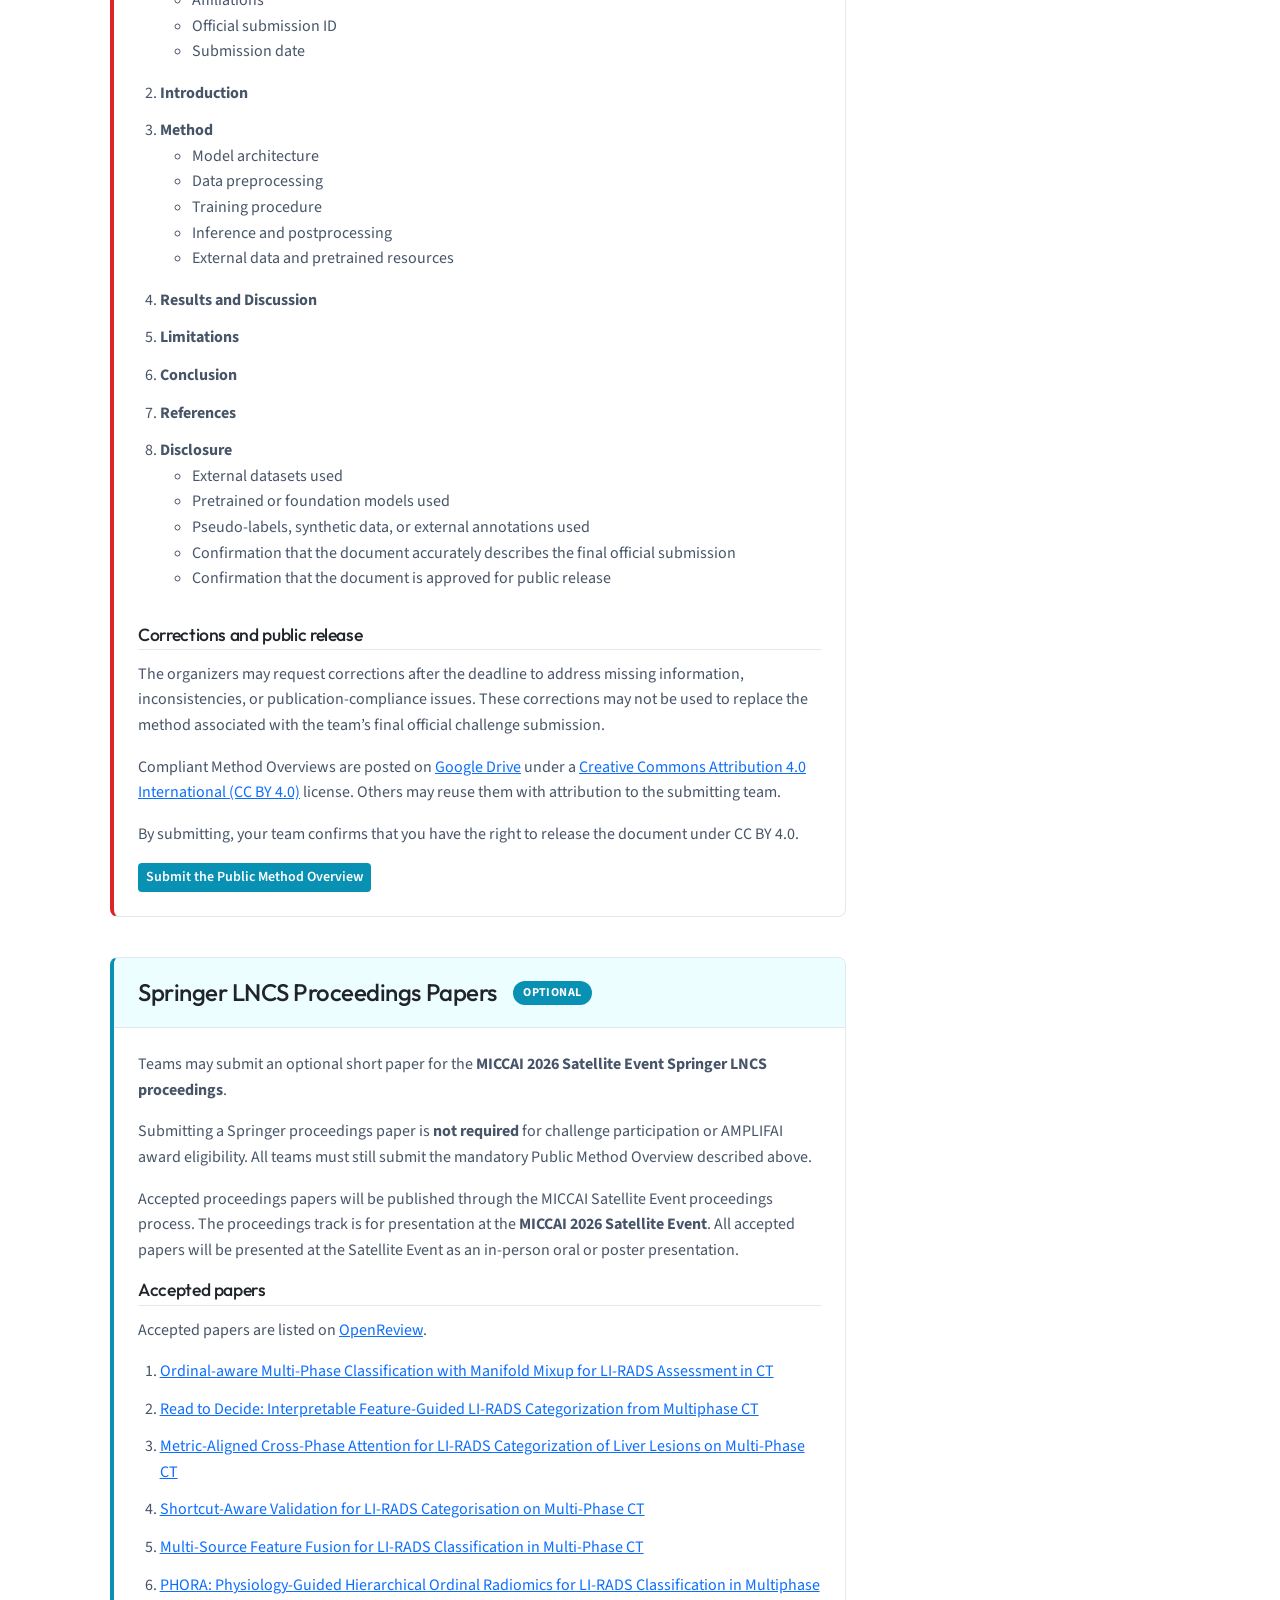
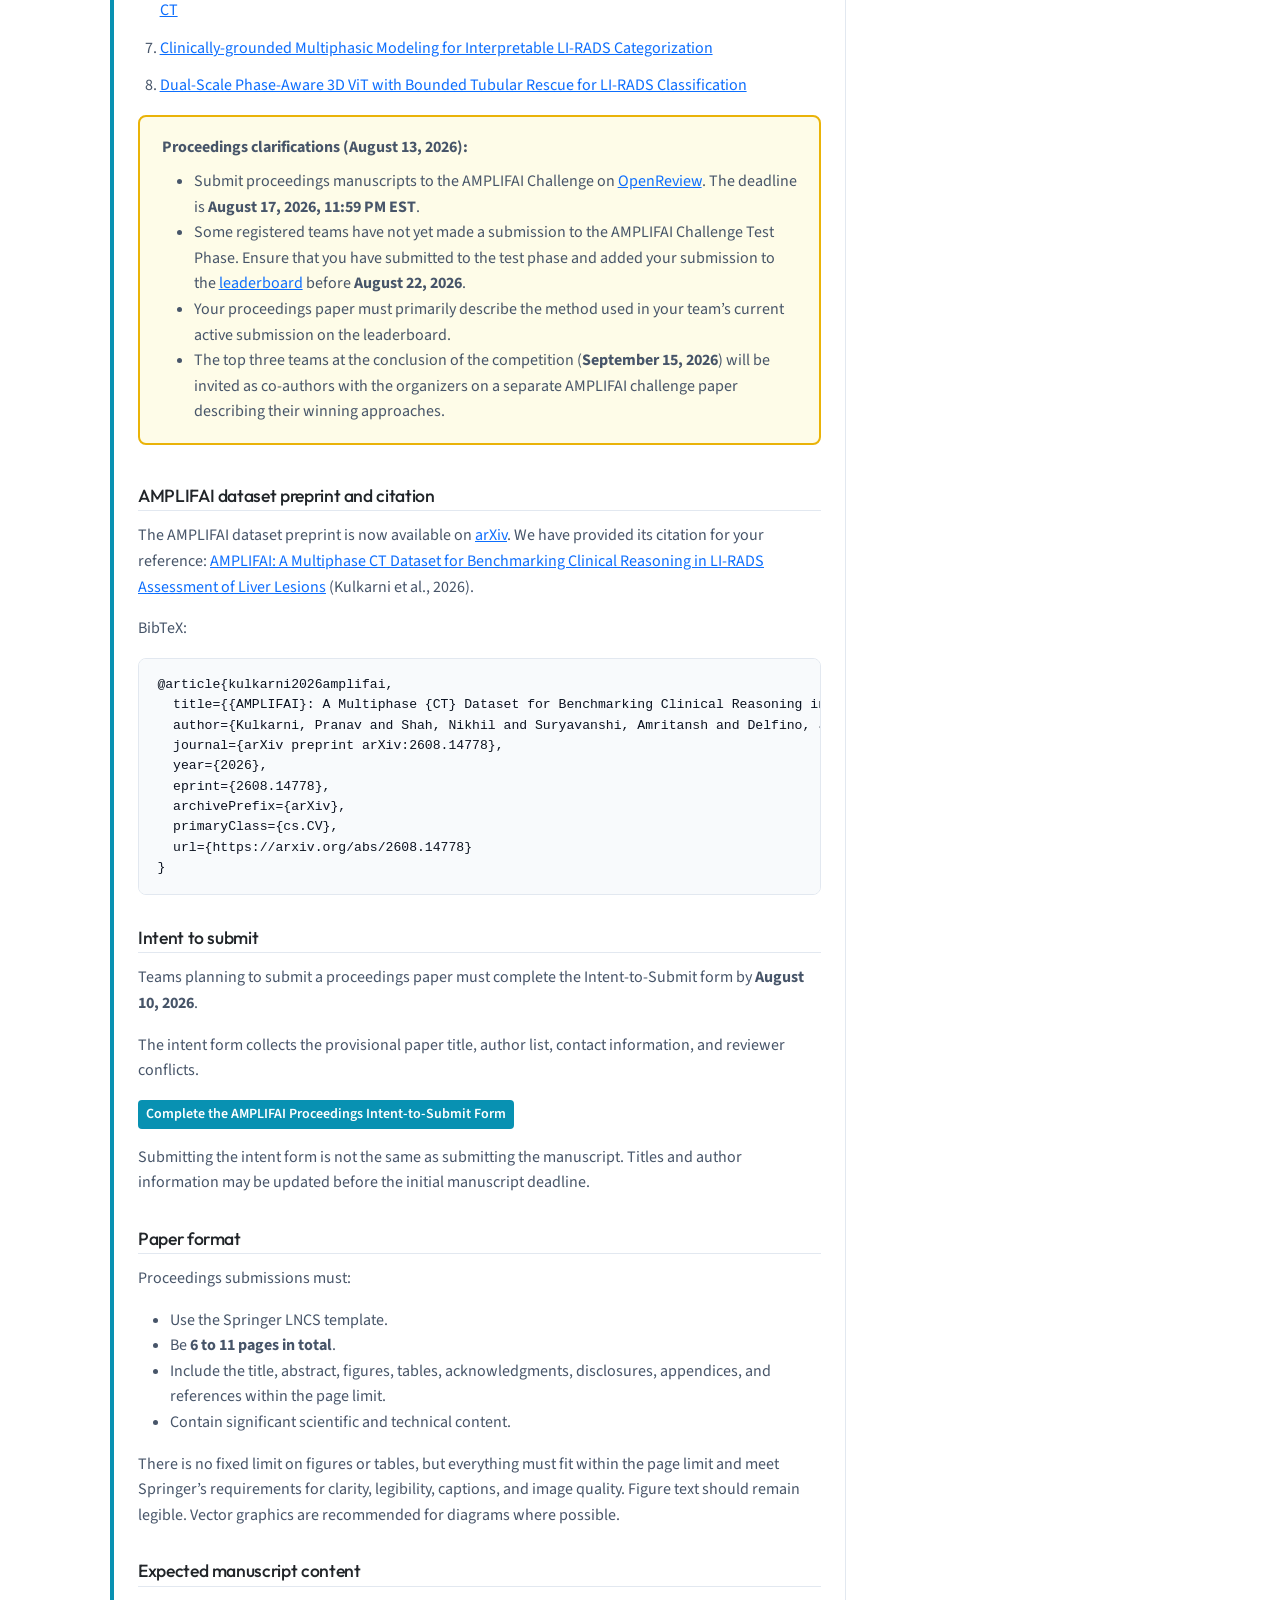
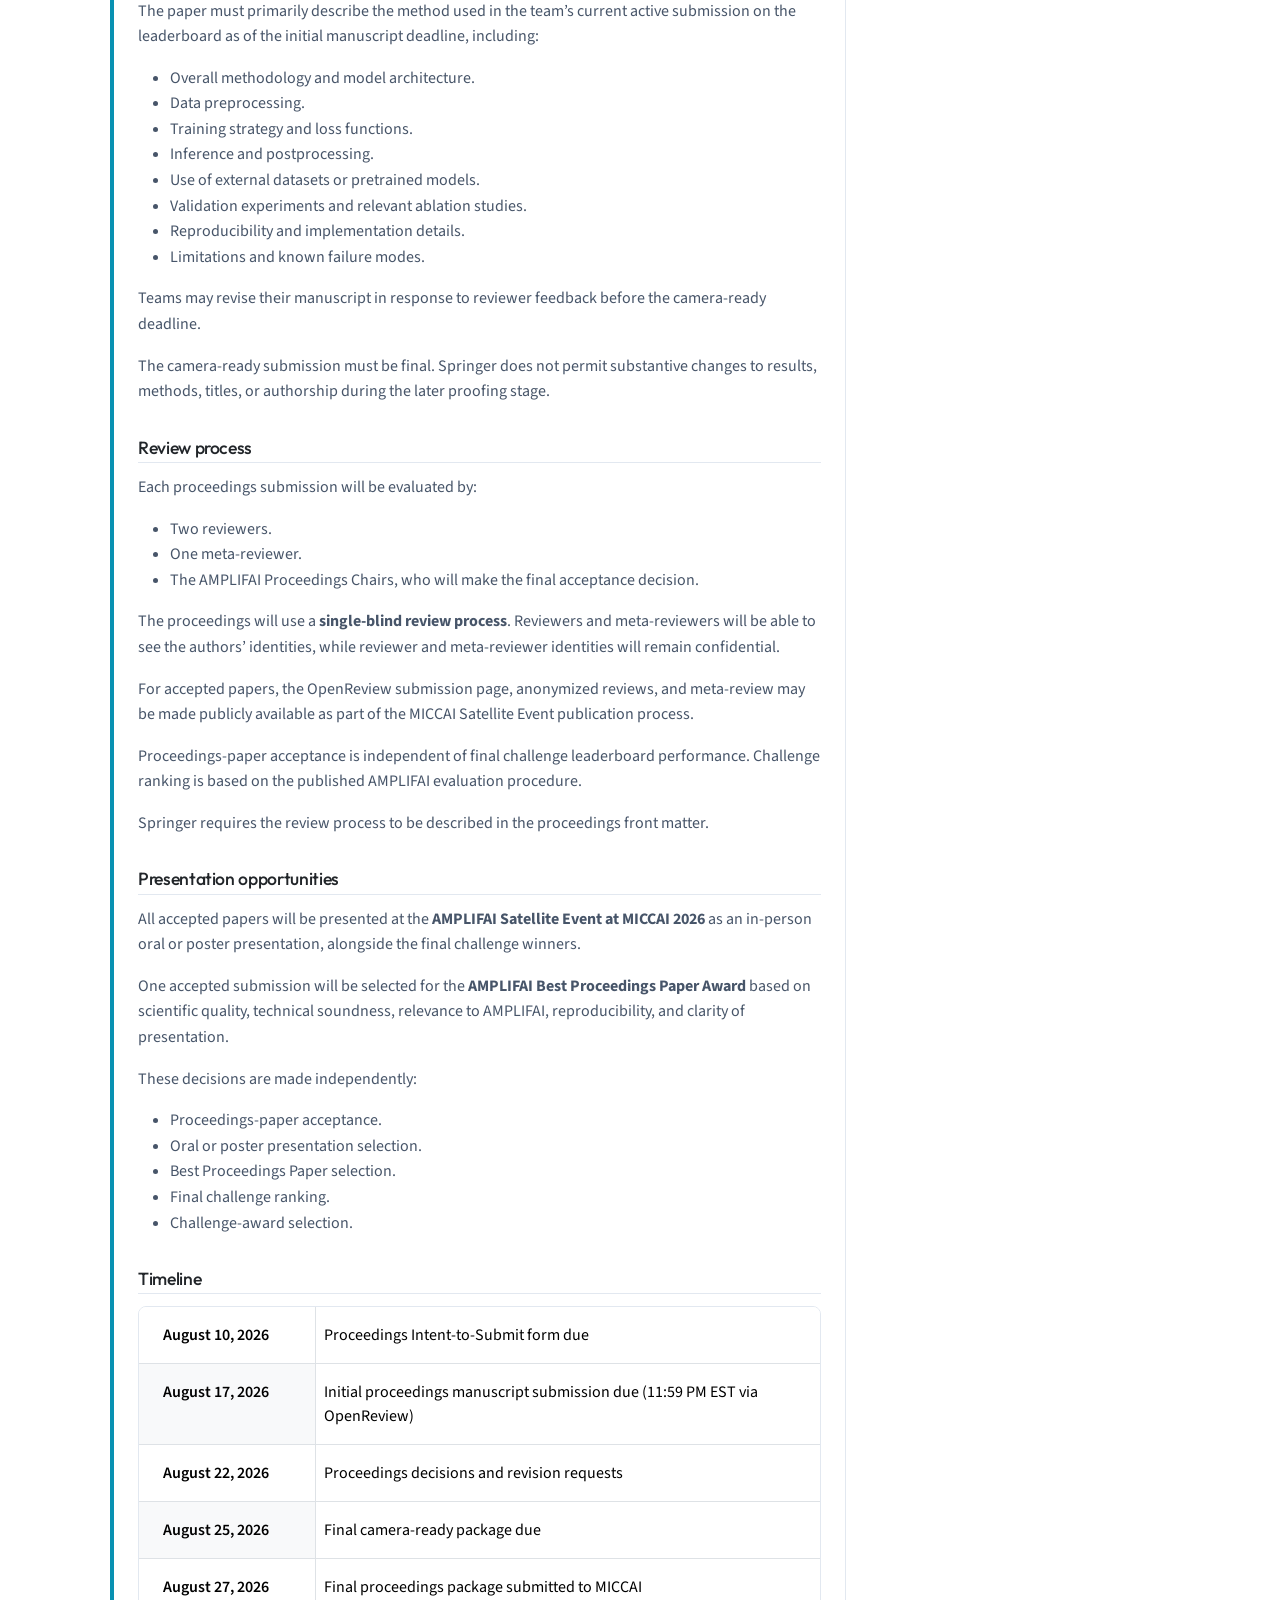
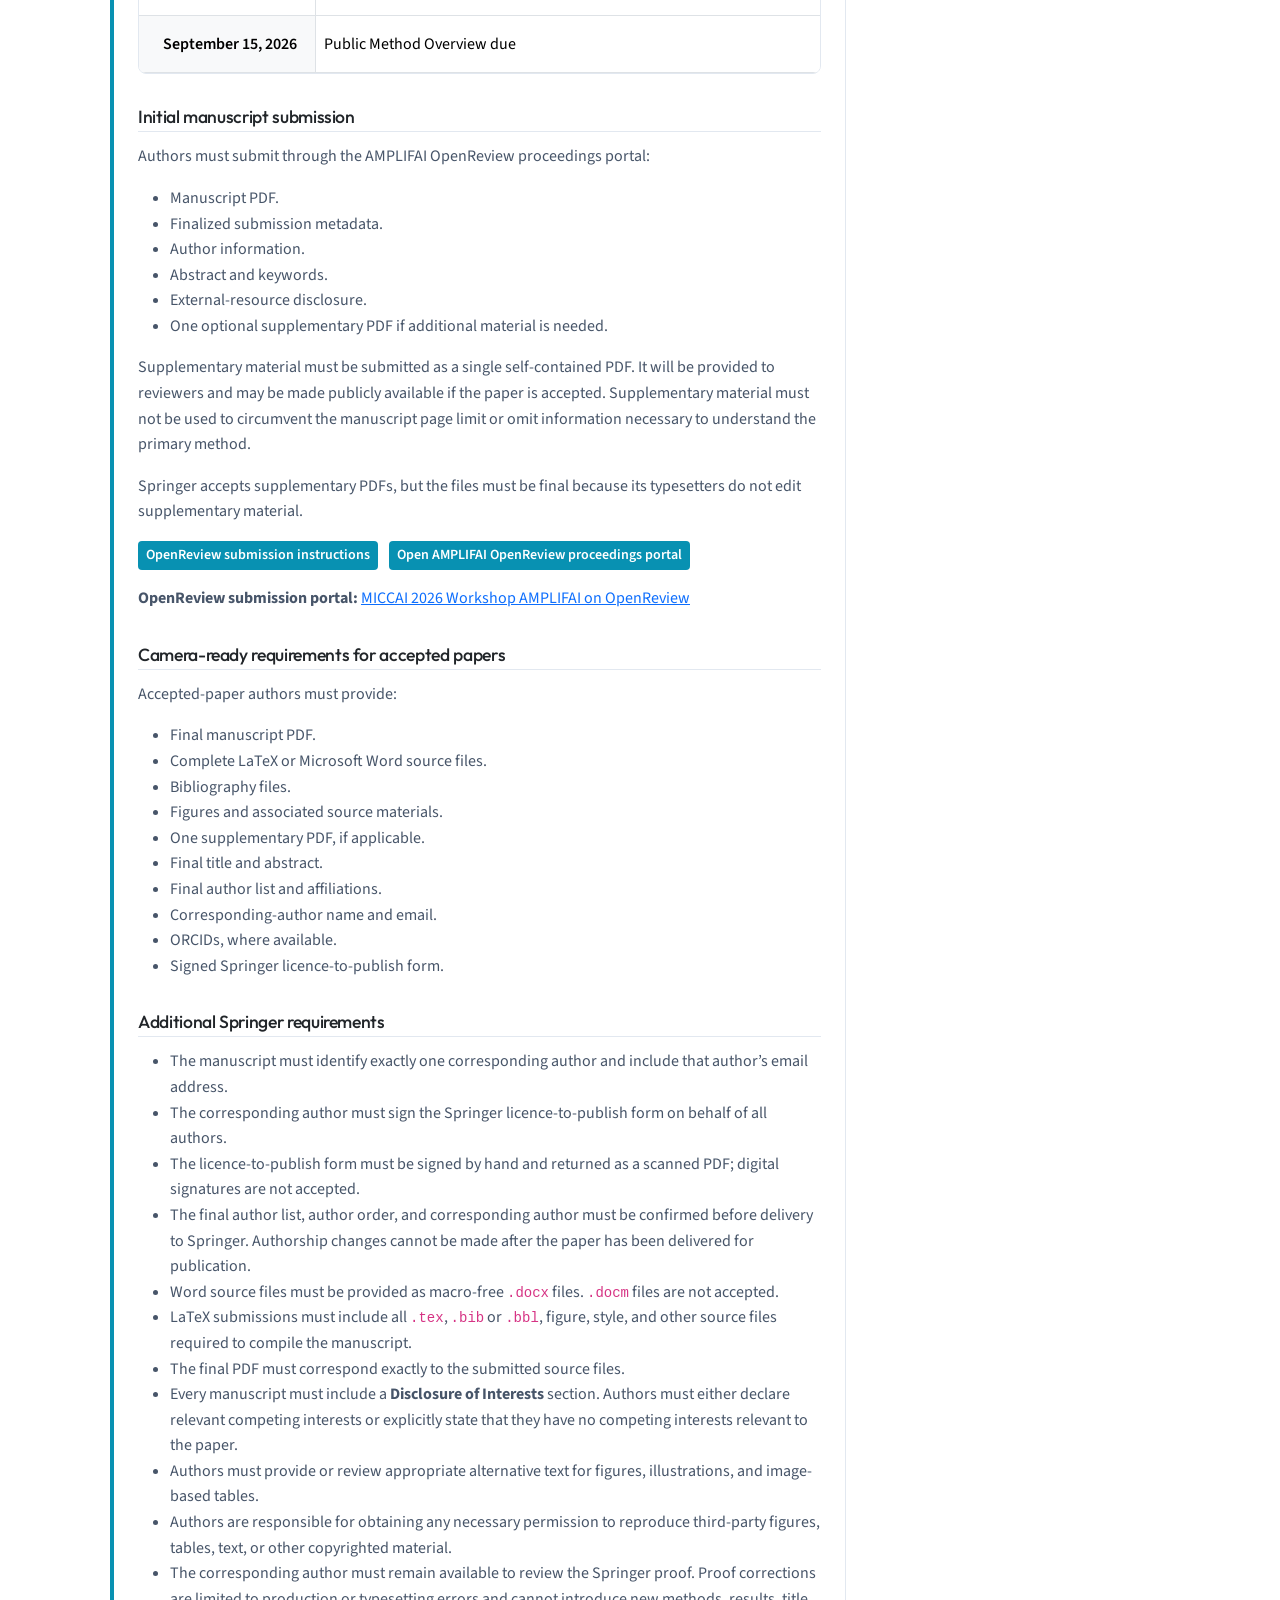
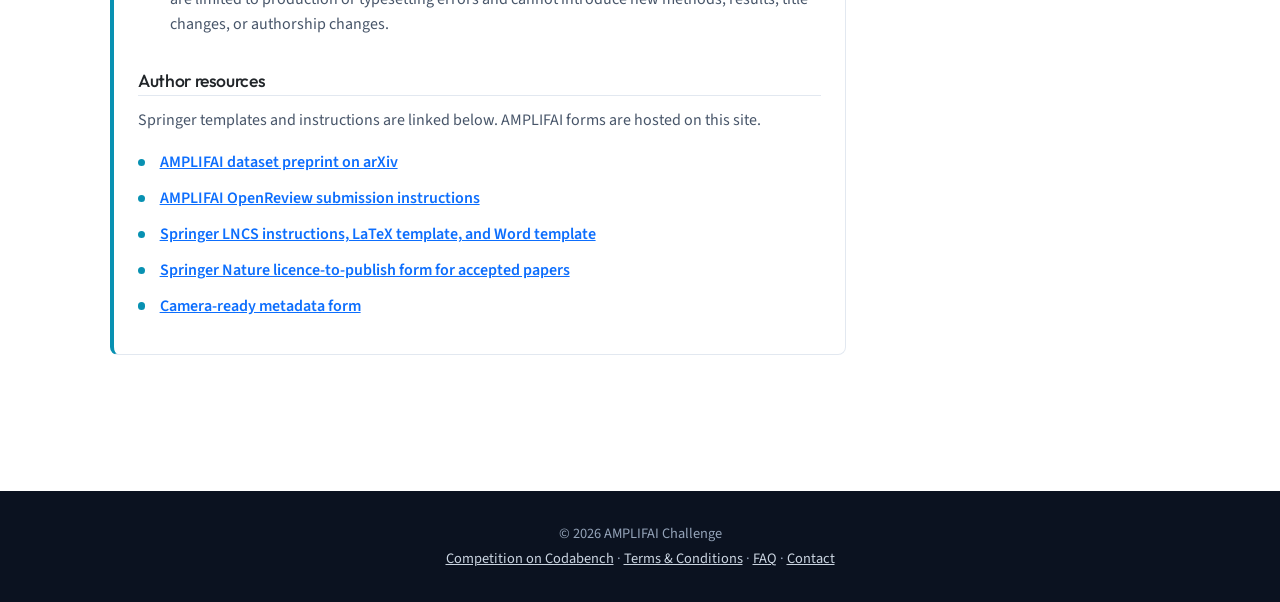
<file: papers.html>
<!DOCTYPE html>
<html lang="en">
  <head>
    <meta charset="utf-8" />
    <meta name="viewport" content="width=device-width, initial-scale=1" />
    <title>Papers - AMPLIFAI Challenge</title>
    <link rel="icon" href="assets/img/favicon.svg" type="image/svg+xml" />
    <link rel="icon" href="assets/img/favicon.png" type="image/png" />
    <link rel="apple-touch-icon" href="assets/img/favicon.png" />

    <link rel="preconnect" href="https://fonts.googleapis.com" />
    <link rel="preconnect" href="https://fonts.gstatic.com" crossorigin />
    <link
      href="https://fonts.googleapis.com/css2?family=Outfit:wght@500;700&family=Source+Sans+3:wght@400;600&display=swap"
      rel="stylesheet"
    />
    <link
      href="https://cdn.jsdelivr.net/npm/bootstrap@5.3.3/dist/css/bootstrap.min.css"
      rel="stylesheet"
      integrity="sha384-QWTKZyjpPEjISv5WaRU9OFeRpok6YctnYmDr5pNlyT2bRjXh0JMhjY6hW+ALEwIH"
      crossorigin="anonymous"
    />
    <link href="assets/css/style.css" rel="stylesheet" />
  </head>
  <body>
    <header class="site-header fixed-top bg-white shadow-sm">
      <div class="site-header-top border-bottom">
        <div class="container site-header-top-inner">
          <a class="navbar-brand py-0" href="index.html" aria-label="AMPLIFAI - Home">
          <img
            src="assets/img/logo-mini-light.svg"
            alt=""
            width="200"
            height="56"
            class="navbar-brand-logo"
            decoding="async"
          />
        </a>
          <div class="site-header-actions d-none d-lg-flex flex-wrap gap-2">
            <a
              class="btn btn-amplifai btn-sm px-3"
              href="https://www.codabench.org/competitions/14290/"
              target="_blank"
              rel="noopener noreferrer"
              >Codabench</a
            >
            <a
              class="btn btn-amplifai btn-sm px-3"
              href="https://huggingface.co/datasets/UM-IHC-CA2i/AMPLIFAI"
              target="_blank"
              rel="noopener noreferrer"
              >Download Data</a
            >
            <a
              class="btn btn-amplifai btn-sm px-3"
              href="https://github.com/UM2ii/amplifai-codabench"
              target="_blank"
              rel="noopener noreferrer"
              >Submission Sample</a
            >
          </div>
          <button
            class="navbar-toggler site-header-toggler d-lg-none"
            type="button"
            data-bs-toggle="collapse"
            data-bs-target="#siteNavCollapse"
            aria-controls="siteNavCollapse"
            aria-expanded="false"
            aria-label="Toggle navigation"
          >
            <span class="navbar-toggler-icon"></span>
          </button>
        </div>
      </div>
      <nav class="site-header-nav navbar navbar-expand-lg navbar-light border-bottom">
        <div class="container">
          <div class="collapse navbar-collapse" id="siteNavCollapse">
            <ul class="navbar-nav site-header-nav-links me-auto mb-2 mb-lg-0">
            <li class="nav-item"><a class="nav-link" href="index.html">Home</a></li>
            <li class="nav-item"><a class="nav-link" href="timeline.html">Timeline</a></li>
            <li class="nav-item"><a class="nav-link" href="background.html">Background</a></li>
            <li class="nav-item"><a class="nav-link" href="data.html">Data</a></li>
            <li class="nav-item"><a class="nav-link" href="rules.html">Terms</a></li>
            <li class="nav-item"><a class="nav-link" href="starter-kit.html">Starter kit</a></li>
            <li class="nav-item">
              <a class="nav-link active" aria-current="page" href="papers.html">Papers</a>
            </li>
            <li class="nav-item"><a class="nav-link" href="organizers.html">Organizers</a></li>
            <li class="nav-item"><a class="nav-link" href="communications.html">Communications</a></li>
            <li class="nav-item"><a class="nav-link" href="faq.html">FAQ</a></li>
          </ul>
            <div class="site-header-actions site-header-actions--mobile d-lg-none pb-3 pt-1">
              <a
                class="btn btn-amplifai btn-sm px-3"
                href="https://www.codabench.org/competitions/14290/"
                target="_blank"
                rel="noopener noreferrer"
                >Codabench</a
              >
              <a
                class="btn btn-amplifai btn-sm px-3"
                href="https://huggingface.co/datasets/UM-IHC-CA2i/AMPLIFAI"
                target="_blank"
                rel="noopener noreferrer"
                >Download Data</a
              >
              <a
                class="btn btn-amplifai btn-sm px-3"
                href="https://github.com/UM2ii/amplifai-codabench"
                target="_blank"
                rel="noopener noreferrer"
                >Submission Sample</a
              >
            </div>
          </div>
        </div>
      </nav>
    </header>

    <div class="announcement-banner" role="status">
      <div class="container text-center">
        <a class="announcement-banner-link" href="index.html#challenge-at-a-glance">
          AMPLIFAI 2026 concluded — view final results and stay tuned for AMPLIFAI v2
        </a>
      </div>
    </div>

    <main class="container section-block papers-page">
      <h1 class="display-font fw-bold mb-3">Papers</h1>
      <p class="text-muted-amplifai papers-intro mb-4">
        Publication and documentation requirements for participating teams.
      </p>

      <aside class="papers-notice anchor-offset" id="papers-distinction" role="note">
        <p class="mb-0">
          <strong>Please note:</strong> Every participating team must submit a Public Method Overview to be eligible for
          a challenge award. A Springer LNCS proceedings paper is optional.
        </p>
      </aside>

      <article class="papers-section papers-section--required card card-amplifai anchor-offset" id="method-overview">
        <div class="papers-section-header">
          <h2 class="display-font h4 mb-0">Public Method Overview</h2>
          <span class="papers-badge papers-badge--required">Required</span>
        </div>
        <div class="papers-section-body rules-prose">
          <p>
            Under the publication commitment made in AMPLIFAI&rsquo;s accepted MICCAI 2026 challenge proposal, each
            participating team must provide a publicly available description of the method associated with its final
            official challenge submission.
          </p>
          <p>
            A compliant Public Method Overview is required for eligibility for an AMPLIFAI challenge award.
          </p>
          <p>
            Submission of a Springer LNCS proceedings paper is optional and does not replace the Public Method Overview
            requirement.
          </p>

          <h3 class="display-font h5">Deadline</h3>
          <p class="papers-deadline mb-1">
            <strong>September 15, 2026</strong>
          </p>
          <p>
            Teams should submit the Method Overview after completing their final official AMPLIFAI challenge submission.
            The submitted document must identify and accurately describe the method associated with that final
            submission.
          </p>

          <h3 class="display-font h5">Submission requirements</h3>
          <p>Each participating team must provide at least one final Public Method Overview.</p>
          <p>The document must:</p>
          <ul>
            <li>Follow an extended-abstract style.</li>
            <li>Be approximately four pages. There is no strict page maximum.</li>
            <li>Be submitted as a searchable PDF.</li>
            <li>Be understandable without access to private source code.</li>
            <li>Identify the associated official challenge submission ID and submission date.</li>
            <li>
              Accurately describe the method used for the team&rsquo;s final official challenge submission.
            </li>
            <li>
              Describe the model architecture, data preprocessing, training procedure, inference procedure, and
              postprocessing.
            </li>
            <li>
              Identify all external datasets, pretrained models, foundation models, pseudo-labels, synthetic data,
              external annotations, and other external resources used.
            </li>
            <li>Include relevant results and discussion, limitations, conclusions, and references.</li>
            <li>Be reviewed and approved by the submitting team for public release.</li>
            <li>
              Contain no protected health information, confidential information, access credentials, or material that
              the team is not authorized to publish.
            </li>
          </ul>

          <h3 class="display-font h5">Recommended structure</h3>
          <ol>
            <li>
              <strong>Team and Submission Information</strong>
              <ul>
                <li>Team name</li>
                <li>Team members</li>
                <li>Affiliations</li>
                <li>Official submission ID</li>
                <li>Submission date</li>
              </ul>
            </li>
            <li><strong>Introduction</strong></li>
            <li>
              <strong>Method</strong>
              <ul>
                <li>Model architecture</li>
                <li>Data preprocessing</li>
                <li>Training procedure</li>
                <li>Inference and postprocessing</li>
                <li>External data and pretrained resources</li>
              </ul>
            </li>
            <li><strong>Results and Discussion</strong></li>
            <li><strong>Limitations</strong></li>
            <li><strong>Conclusion</strong></li>
            <li><strong>References</strong></li>
            <li>
              <strong>Disclosure</strong>
              <ul>
                <li>External datasets used</li>
                <li>Pretrained or foundation models used</li>
                <li>Pseudo-labels, synthetic data, or external annotations used</li>
                <li>Confirmation that the document accurately describes the final official submission</li>
                <li>Confirmation that the document is approved for public release</li>
              </ul>
            </li>
          </ol>

          <h3 class="display-font h5">Corrections and public release</h3>
          <p>
            The organizers may request corrections after the deadline to address missing information, inconsistencies, or
            publication-compliance issues. These corrections may not be used to replace the method associated with the
            team&rsquo;s final official challenge submission.
          </p>
          <p>
            Compliant Method Overviews are posted on
            <a
              href="https://drive.google.com/drive/folders/1l_z86u0g8QqtVjNhNF2sZSC8DVH7Eg_X1nPZ2QQilfJTnZVftZVMRejRtCEV6-wn2v16t70l?usp=sharing"
              target="_blank"
              rel="noopener noreferrer"
              >Google Drive</a
            >
            under a
            <a href="https://creativecommons.org/licenses/by/4.0/" target="_blank" rel="noopener noreferrer"
              >Creative Commons Attribution 4.0 International (CC BY 4.0)</a
            >
            license. Others may reuse them with attribution to the submitting team.
          </p>
          <p>
            By submitting, your team confirms that you have the right to release the document under CC BY 4.0.
          </p>

          <p class="mb-0">
            <a
              class="btn btn-amplifai btn-sm"
              href="https://docs.google.com/forms/d/e/1FAIpQLSfCjoJYpPPB8gyIJskEM1za3HLZ7NtoFDvAZ9DZg1q2NMXMEQ/viewform?usp=dialog"
              target="_blank"
              rel="noopener noreferrer"
              >Submit the Public Method Overview</a
            >
          </p>
        </div>
      </article>

      <article class="papers-section papers-section--optional card card-amplifai anchor-offset" id="springer-proceedings">
        <div class="papers-section-header">
          <h2 class="display-font h4 mb-0">Springer LNCS Proceedings Papers</h2>
          <span class="papers-badge papers-badge--optional">Optional</span>
        </div>
        <div class="papers-section-body rules-prose">
          <p>
            Teams may submit an optional short paper for the
            <strong>MICCAI 2026 Satellite Event Springer LNCS proceedings</strong>.
          </p>
          <p>
            Submitting a Springer proceedings paper is <strong>not required</strong> for challenge participation or
            AMPLIFAI award eligibility. All teams must still submit the mandatory Public Method Overview described above.
          </p>
          <p>
            Accepted proceedings papers will be published through the MICCAI Satellite Event proceedings process. The
            proceedings track is for presentation at the <strong>MICCAI 2026 Satellite Event</strong>. All accepted
            papers will be presented at the Satellite Event as an in-person oral or poster presentation.
          </p>

          <h3 class="display-font h5 anchor-offset" id="accepted-papers">Accepted papers</h3>
          <p>
            Accepted papers are listed on
            <a
              href="https://openreview.net/group?id=MICCAI.org/2026/Workshop/AMPLIFAI"
              target="_blank"
              rel="noopener noreferrer"
              >OpenReview</a
            >.
          </p>
          <ol>
            <li>
              <a href="https://openreview.net/forum?id=NaujPzdDzd" target="_blank" rel="noopener noreferrer"
                >Ordinal-aware Multi-Phase Classification with Manifold Mixup for LI-RADS Assessment in CT</a
              >
            </li>
            <li>
              <a href="https://openreview.net/forum?id=3Swr41l81o" target="_blank" rel="noopener noreferrer"
                >Read to Decide: Interpretable Feature-Guided LI-RADS Categorization from Multiphase CT</a
              >
            </li>
            <li>
              <a href="https://openreview.net/forum?id=ouXr7KuhhH" target="_blank" rel="noopener noreferrer"
                >Metric-Aligned Cross-Phase Attention for LI-RADS Categorization of Liver Lesions on Multi-Phase
                CT</a
              >
            </li>
            <li>
              <a href="https://openreview.net/forum?id=5DZQnMbNkq" target="_blank" rel="noopener noreferrer"
                >Shortcut-Aware Validation for LI-RADS Categorisation on Multi-Phase CT</a
              >
            </li>
            <li>
              <a href="https://openreview.net/forum?id=rVaOrayUMo" target="_blank" rel="noopener noreferrer"
                >Multi-Source Feature Fusion for LI-RADS Classification in Multi-Phase CT</a
              >
            </li>
            <li>
              <a href="https://openreview.net/forum?id=2TwGxdPBvf" target="_blank" rel="noopener noreferrer"
                >PHORA: Physiology-Guided Hierarchical Ordinal Radiomics for LI-RADS Classification in Multiphase
                CT</a
              >
            </li>
            <li>
              <a href="https://openreview.net/forum?id=ceMKFpqEAT" target="_blank" rel="noopener noreferrer"
                >Clinically-grounded Multiphasic Modeling for Interpretable LI-RADS Categorization</a
              >
            </li>
            <li>
              <a href="https://openreview.net/forum?id=kB1L6aFSLQ" target="_blank" rel="noopener noreferrer"
                >Dual-Scale Phase-Aware 3D ViT with Bounded Tubular Rescue for LI-RADS Classification</a
              >
            </li>
          </ol>

          <aside class="papers-notice anchor-offset" id="proceedings-clarifications" role="note">
            <p class="mb-2"><strong>Proceedings clarifications (August 13, 2026):</strong></p>
            <ul class="mb-0">
              <li>
                Submit proceedings manuscripts to the AMPLIFAI Challenge on
                <a
                  href="https://openreview.net/group?id=MICCAI.org/2026/Workshop/AMPLIFAI"
                  target="_blank"
                  rel="noopener noreferrer"
                  >OpenReview</a
                >. The deadline is <strong>August 17, 2026, 11:59&nbsp;PM EST</strong>.
              </li>
              <li>
                Some registered teams have not yet made a submission to the AMPLIFAI Challenge Test Phase. Ensure that
                you have submitted to the test phase and added your submission to the
                <a
                  href="https://www.codabench.org/competitions/14290/"
                  target="_blank"
                  rel="noopener noreferrer"
                  >leaderboard</a
                >
                before <strong>August 22, 2026</strong>.
              </li>
              <li>
                Your proceedings paper must primarily describe the method used in your team&rsquo;s current active
                submission on the leaderboard.
              </li>
              <li>
                The top three teams at the conclusion of the competition (<strong>September 15, 2026</strong>) will be
                invited as co-authors with the organizers on a separate AMPLIFAI challenge paper describing their
                winning approaches.
              </li>
            </ul>
          </aside>

          <h3 class="display-font h5 anchor-offset" id="dataset-citation">AMPLIFAI dataset preprint and citation</h3>
          <p>
            The AMPLIFAI dataset preprint is now available on
            <a href="https://arxiv.org/abs/2608.14778" target="_blank" rel="noopener noreferrer">arXiv</a>. We have
            provided its citation for your reference:
            <a href="https://arxiv.org/abs/2608.14778" target="_blank" rel="noopener noreferrer"
              >AMPLIFAI: A Multiphase CT Dataset for Benchmarking Clinical Reasoning in LI-RADS Assessment of Liver
              Lesions</a
            >
            (Kulkarni et al., 2026).
          </p>
          <p>BibTeX:</p>
          <pre class="papers-bibtex"><code>@article{kulkarni2026amplifai,
  title={{AMPLIFAI}: A Multiphase {CT} Dataset for Benchmarking Clinical Reasoning in {LI-RADS} Assessment of Liver Lesions},
  author={Kulkarni, Pranav and Shah, Nikhil and Suryavanshi, Amritansh and Delfino, Jana G. and Tonascia, James and Wong-You-Cheong, Jade and Lane, Barton and Chirico, Joseph and Hirsch, Jeffrey D. and Li, Ang and Huang, Heng and Doo, Florence X.},
  journal={arXiv preprint arXiv:2608.14778},
  year={2026},
  eprint={2608.14778},
  archivePrefix={arXiv},
  primaryClass={cs.CV},
  url={https://arxiv.org/abs/2608.14778}
}</code></pre>

          <h3 class="display-font h5">Intent to submit</h3>
          <p>
            Teams planning to submit a proceedings paper must complete the Intent-to-Submit form by
            <strong>August 10, 2026</strong>.
          </p>
          <p>
            The intent form collects the provisional paper title, author list, contact information, and reviewer
            conflicts.
          </p>
          <p>
            <a
              class="btn btn-amplifai btn-sm"
              href="https://docs.google.com/forms/d/e/1FAIpQLSdPoj2KrAIuU8OSubARUV91o8g7D3FuYxosWw_IzrdBpeMoiQ/viewform?usp=dialog"
              target="_blank"
              rel="noopener noreferrer"
              >Complete the AMPLIFAI Proceedings Intent-to-Submit Form</a
            >
          </p>
          <p>
            Submitting the intent form is not the same as submitting the manuscript. Titles and author information may be
            updated before the initial manuscript deadline.
          </p>

          <h3 class="display-font h5">Paper format</h3>
          <p>Proceedings submissions must:</p>
          <ul>
            <li>Use the Springer LNCS template.</li>
            <li>Be <strong>6 to 11 pages in total</strong>.</li>
            <li>
              Include the title, abstract, figures, tables, acknowledgments, disclosures, appendices, and references within
              the page limit.
            </li>
            <li>Contain significant scientific and technical content.</li>
          </ul>
          <p>
            There is no fixed limit on figures or tables, but everything must fit within the page limit and meet
            Springer&rsquo;s requirements for clarity, legibility, captions, and image quality. Figure text should
            remain legible. Vector graphics are recommended for diagrams where possible.
          </p>

          <h3 class="display-font h5">Expected manuscript content</h3>
          <p>
            The paper must primarily describe the method used in the team&rsquo;s current active submission on the
            leaderboard as of the initial manuscript deadline, including:
          </p>
          <ul>
            <li>Overall methodology and model architecture.</li>
            <li>Data preprocessing.</li>
            <li>Training strategy and loss functions.</li>
            <li>Inference and postprocessing.</li>
            <li>Use of external datasets or pretrained models.</li>
            <li>Validation experiments and relevant ablation studies.</li>
            <li>Reproducibility and implementation details.</li>
            <li>Limitations and known failure modes.</li>
          </ul>
          <p>
            Teams may revise their manuscript in response to reviewer feedback before the camera-ready deadline.
          </p>
          <p>
            The camera-ready submission must be final. Springer does not permit substantive changes to results, methods,
            titles, or authorship during the later proofing stage.
          </p>

          <h3 class="display-font h5">Review process</h3>
          <p>Each proceedings submission will be evaluated by:</p>
          <ul>
            <li>Two reviewers.</li>
            <li>One meta-reviewer.</li>
            <li>The AMPLIFAI Proceedings Chairs, who will make the final acceptance decision.</li>
          </ul>
          <p>
            The proceedings will use a <strong>single-blind review process</strong>. Reviewers and meta-reviewers will be
            able to see the authors&rsquo; identities, while reviewer and meta-reviewer identities will remain
            confidential.
          </p>
          <p>
            For accepted papers, the OpenReview submission page, anonymized reviews, and meta-review may be made
            publicly available as part of the MICCAI Satellite Event publication process.
          </p>
          <p>
            Proceedings-paper acceptance is independent of final challenge leaderboard performance. Challenge ranking is
            based on the published AMPLIFAI evaluation procedure.
          </p>
          <p>
            Springer requires the review process to be described in the proceedings front matter.
          </p>

          <h3 class="display-font h5">Presentation opportunities</h3>
          <p>
            All accepted papers will be presented at the <strong>AMPLIFAI Satellite Event at MICCAI 2026</strong> as an
            in-person oral or poster presentation, alongside the final challenge winners.
          </p>
          <p>
            One accepted submission will be selected for the
            <strong>AMPLIFAI Best Proceedings Paper Award</strong> based on scientific quality, technical soundness,
            relevance to AMPLIFAI, reproducibility, and clarity of presentation.
          </p>
          <p>These decisions are made independently:</p>
          <ul>
            <li>Proceedings-paper acceptance.</li>
            <li>Oral or poster presentation selection.</li>
            <li>Best Proceedings Paper selection.</li>
            <li>Final challenge ranking.</li>
            <li>Challenge-award selection.</li>
          </ul>

          <h3 class="display-font h5">Timeline</h3>
          <div class="table-responsive card card-amplifai p-0 overflow-hidden mb-4">
            <table class="table table-timeline mb-0">
              <tbody>
                <tr>
                  <th class="ps-4 py-3 bg-white border-end">August 10, 2026</th>
                  <td class="py-3">Proceedings Intent-to-Submit form due</td>
                </tr>
                <tr>
                  <th class="ps-4 py-3 bg-light border-end">August 17, 2026</th>
                  <td class="py-3">Initial proceedings manuscript submission due (11:59&nbsp;PM EST via OpenReview)</td>
                </tr>
                <tr>
                  <th class="ps-4 py-3 bg-white border-end">August 22, 2026</th>
                  <td class="py-3">Proceedings decisions and revision requests</td>
                </tr>
                <tr>
                  <th class="ps-4 py-3 bg-light border-end">August 25, 2026</th>
                  <td class="py-3">Final camera-ready package due</td>
                </tr>
                <tr>
                  <th class="ps-4 py-3 bg-white border-end">August 27, 2026</th>
                  <td class="py-3">Final proceedings package submitted to MICCAI</td>
                </tr>
                <tr>
                  <th class="ps-4 py-3 bg-light border-end">September 15, 2026</th>
                  <td class="py-3">Public Method Overview due</td>
                </tr>
              </tbody>
            </table>
          </div>

          <h3 class="display-font h5">Initial manuscript submission</h3>
          <p>Authors must submit through the AMPLIFAI OpenReview proceedings portal:</p>
          <ul>
            <li>Manuscript PDF.</li>
            <li>Finalized submission metadata.</li>
            <li>Author information.</li>
            <li>Abstract and keywords.</li>
            <li>External-resource disclosure.</li>
            <li>One optional supplementary PDF if additional material is needed.</li>
          </ul>
          <p>
            Supplementary material must be submitted as a single self-contained PDF. It will be provided to reviewers and
            may be made publicly available if the paper is accepted. Supplementary material must not be used to circumvent
            the manuscript page limit or omit information necessary to understand the primary method.
          </p>
          <p>
            Springer accepts supplementary PDFs, but the files must be final because its typesetters do not edit
            supplementary material.
          </p>
          <p>
            <a class="btn btn-amplifai btn-sm me-2" href="openreview-instructions.html"
              >OpenReview submission instructions</a
            >
            <a
              class="btn btn-amplifai btn-sm"
              href="https://openreview.net/group?id=MICCAI.org/2026/Workshop/AMPLIFAI"
              target="_blank"
              rel="noopener noreferrer"
              >Open AMPLIFAI OpenReview proceedings portal</a
            >
          </p>
          <p class="mb-0">
            <strong>OpenReview submission portal:</strong>
            <a
              href="https://openreview.net/group?id=MICCAI.org/2026/Workshop/AMPLIFAI"
              target="_blank"
              rel="noopener noreferrer"
              >MICCAI 2026 Workshop AMPLIFAI on OpenReview</a
            >
          </p>

          <h3 class="display-font h5">Camera-ready requirements for accepted papers</h3>
          <p>Accepted-paper authors must provide:</p>
          <ul>
            <li>Final manuscript PDF.</li>
            <li>Complete LaTeX or Microsoft Word source files.</li>
            <li>Bibliography files.</li>
            <li>Figures and associated source materials.</li>
            <li>One supplementary PDF, if applicable.</li>
            <li>Final title and abstract.</li>
            <li>Final author list and affiliations.</li>
            <li>Corresponding-author name and email.</li>
            <li>ORCIDs, where available.</li>
            <li>Signed Springer licence-to-publish form.</li>
          </ul>

          <h3 class="display-font h5">Additional Springer requirements</h3>
          <ul>
            <li>
              The manuscript must identify exactly one corresponding author and include that author&rsquo;s email address.
            </li>
            <li>
              The corresponding author must sign the Springer licence-to-publish form on behalf of all authors.
            </li>
            <li>
              The licence-to-publish form must be signed by hand and returned as a scanned PDF; digital signatures are
              not accepted.
            </li>
            <li>
              The final author list, author order, and corresponding author must be confirmed before delivery to
              Springer. Authorship changes cannot be made after the paper has been delivered for publication.
            </li>
            <li>Word source files must be provided as macro-free <code>.docx</code> files. <code>.docm</code> files are not accepted.</li>
            <li>
              LaTeX submissions must include all <code>.tex</code>, <code>.bib</code> or <code>.bbl</code>, figure,
              style, and other source files required to compile the manuscript.
            </li>
            <li>The final PDF must correspond exactly to the submitted source files.</li>
            <li>
              Every manuscript must include a <strong>Disclosure of Interests</strong> section. Authors must either
              declare relevant competing interests or explicitly state that they have no competing interests relevant to
              the paper.
            </li>
            <li>
              Authors must provide or review appropriate alternative text for figures, illustrations, and image-based
              tables.
            </li>
            <li>
              Authors are responsible for obtaining any necessary permission to reproduce third-party figures, tables,
              text, or other copyrighted material.
            </li>
            <li>
              The corresponding author must remain available to review the Springer proof. Proof corrections are limited
              to production or typesetting errors and cannot introduce new methods, results, title changes, or authorship
              changes.
            </li>
          </ul>
          <h3 class="display-font h5">Author resources</h3>
          <p>
            Springer templates and instructions are linked below. AMPLIFAI forms are hosted on this site.
          </p>
          <ul class="papers-downloads mb-0">
            <li>
              <a href="https://arxiv.org/abs/2608.14778" target="_blank" rel="noopener noreferrer"
                >AMPLIFAI dataset preprint on arXiv</a
              >
            </li>
            <li>
              <a href="openreview-instructions.html">AMPLIFAI OpenReview submission instructions</a>
            </li>
            <li>
              <a
                href="https://link.springer.com/series/558/information-for-authors-and-editors"
                target="_blank"
                rel="noopener noreferrer"
                >Springer LNCS instructions, LaTeX template, and Word template</a
              >
            </li>
            <li>
              <a
                href="assets/downloads/proceedings/springer-licence-to-publish-form.docx"
                download
                >Springer Nature licence-to-publish form for accepted papers</a
              >
            </li>
            <li>
              <a
                href="assets/downloads/proceedings/amplifai-camera-ready-metadata-form.docx"
                download
                >Camera-ready metadata form</a
              >
            </li>
          </ul>
        </div>
      </article>
    </main>

    <footer class="site-footer">
      <div class="container text-center">
        <p class="mb-1"><span id="y"></span> AMPLIFAI Challenge</p>
        <p class="mb-0">
          <a href="https://www.codabench.org/competitions/14290/" target="_blank" rel="noopener noreferrer"
            >Competition on Codabench</a
          >
          ·
          <a href="rules.html">Terms &amp; Conditions</a>
          ·
          <a href="faq.html">FAQ</a>
          ·
          <a href="mailto:amplifai@som.umaryland.edu">Contact</a>
        </p>
      </div>
    </footer>

    <script
      src="https://cdn.jsdelivr.net/npm/bootstrap@5.3.3/dist/js/bootstrap.bundle.min.js"
      integrity="sha384-YvpcrYf0tY3lHB60NNkmXc5s9fDVZLESaAA55NDzOxhy9GkcIdslK1eN7N6jIeHz"
      crossorigin="anonymous"
    ></script>
    <script>
      document.getElementById("y").textContent = "© " + new Date().getFullYear();
    </script>
  </body>
</html>
</file>
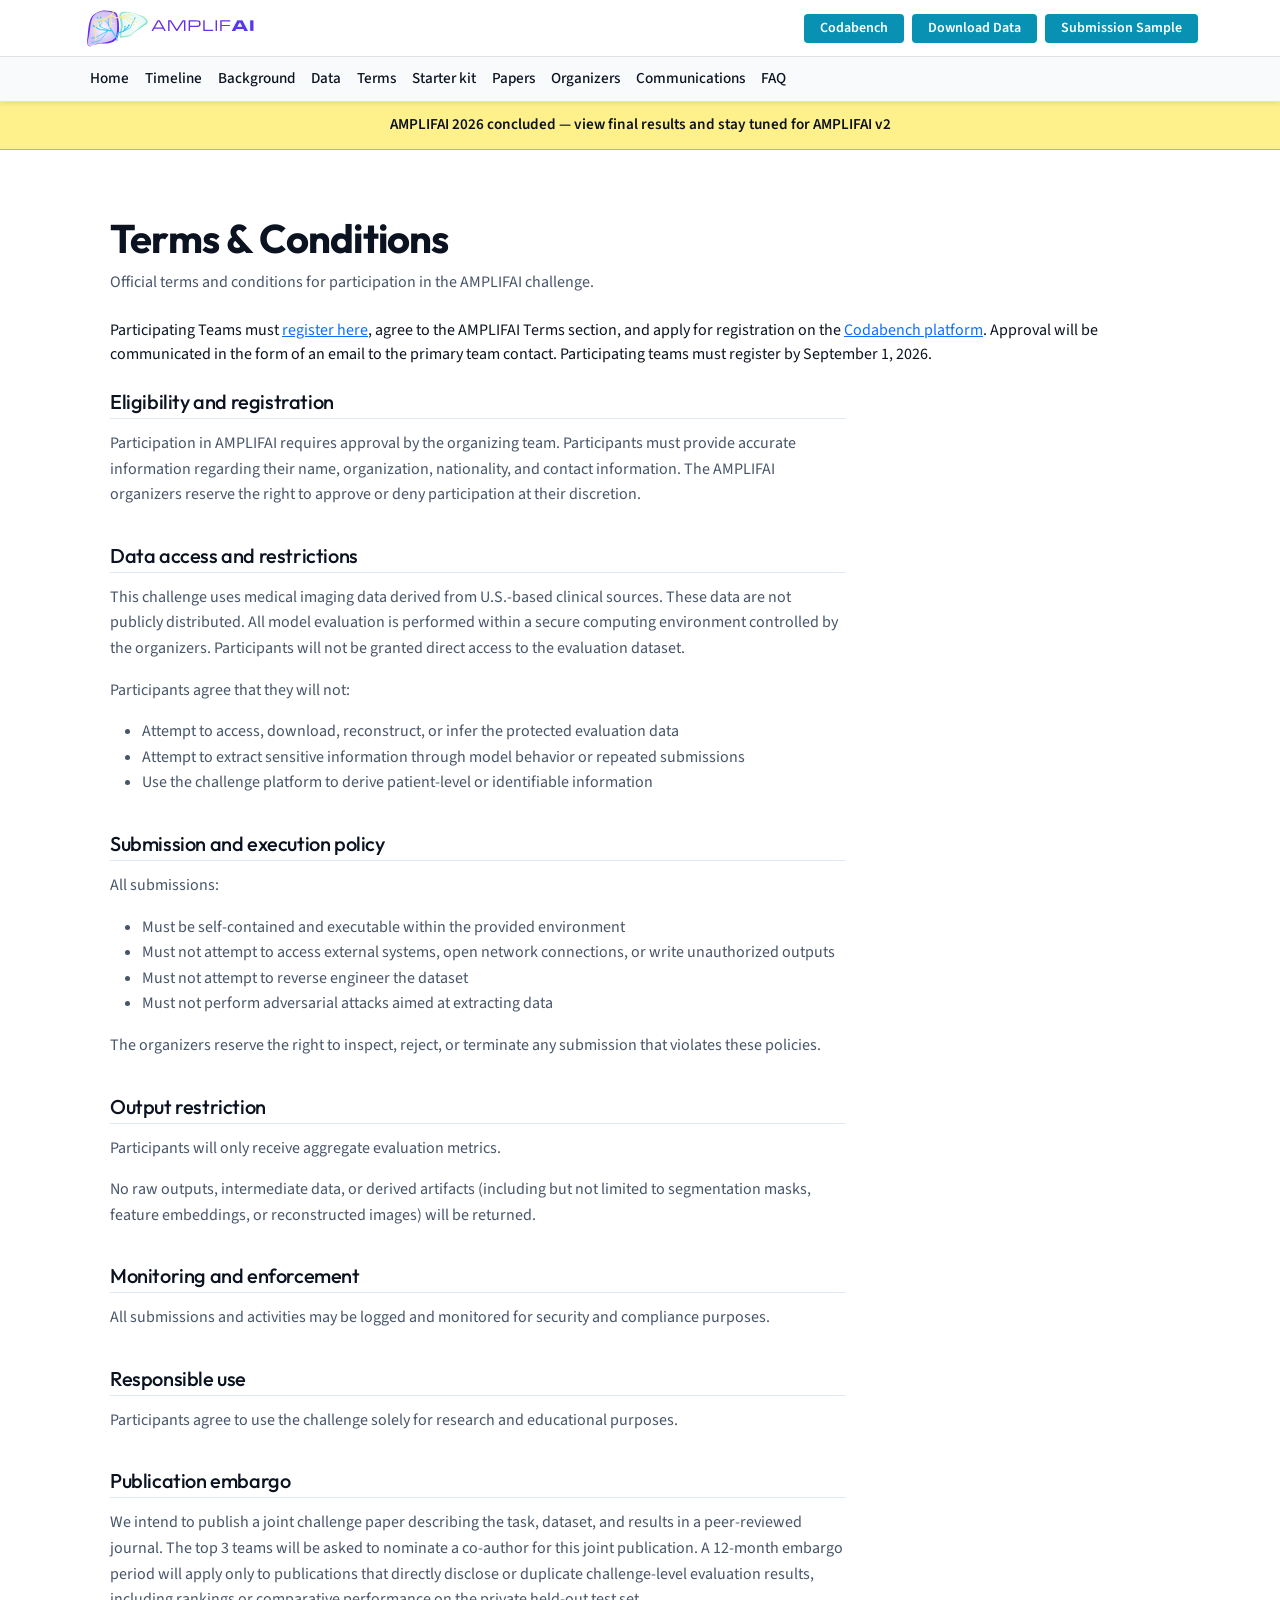
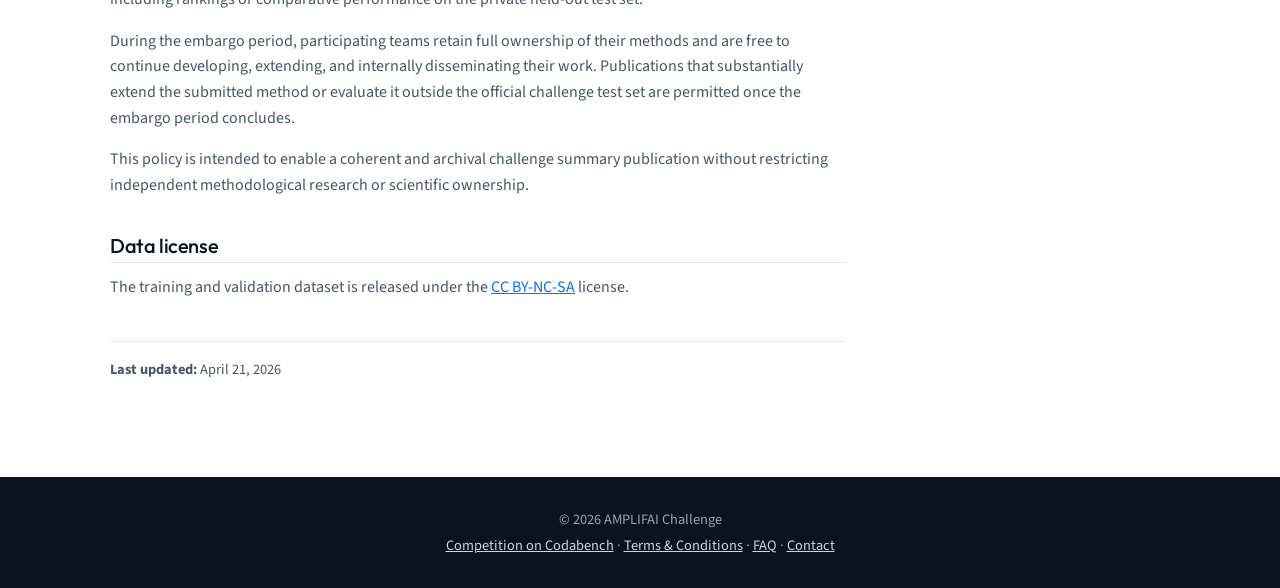
<file: rules.html>
<!DOCTYPE html>
<html lang="en">
  <head>
    <meta charset="utf-8" />
    <meta name="viewport" content="width=device-width, initial-scale=1" />
    <title>Terms &amp; Conditions - AMPLIFAI Challenge</title>
    <link rel="icon" href="assets/img/favicon.svg" type="image/svg+xml" />
    <link rel="icon" href="assets/img/favicon.png" type="image/png" />
    <link rel="apple-touch-icon" href="assets/img/favicon.png" />

    <link rel="preconnect" href="https://fonts.googleapis.com" />
    <link rel="preconnect" href="https://fonts.gstatic.com" crossorigin />
    <link
      href="https://fonts.googleapis.com/css2?family=Outfit:wght@500;700&family=Source+Sans+3:wght@400;600&display=swap"
      rel="stylesheet"
    />
    <link
      href="https://cdn.jsdelivr.net/npm/bootstrap@5.3.3/dist/css/bootstrap.min.css"
      rel="stylesheet"
      integrity="sha384-QWTKZyjpPEjISv5WaRU9OFeRpok6YctnYmDr5pNlyT2bRjXh0JMhjY6hW+ALEwIH"
      crossorigin="anonymous"
    />
    <link href="assets/css/style.css" rel="stylesheet" />
  </head>
  <body>
    <header class="site-header fixed-top bg-white shadow-sm">
      <div class="site-header-top border-bottom">
        <div class="container site-header-top-inner">
          <a class="navbar-brand py-0" href="index.html" aria-label="AMPLIFAI - Home">
          <img
            src="assets/img/logo-mini-light.svg"
            alt=""
            width="200"
            height="56"
            class="navbar-brand-logo"
            decoding="async"
          />
        </a>
          <div class="site-header-actions d-none d-lg-flex flex-wrap gap-2">
            <a
              class="btn btn-amplifai btn-sm px-3"
              href="https://www.codabench.org/competitions/14290/"
              target="_blank"
              rel="noopener noreferrer"
              >Codabench</a
            >
            <a
              class="btn btn-amplifai btn-sm px-3"
              href="https://huggingface.co/datasets/UM-IHC-CA2i/AMPLIFAI"
              target="_blank"
              rel="noopener noreferrer"
              >Download Data</a
            >
            <a
              class="btn btn-amplifai btn-sm px-3"
              href="https://github.com/UM2ii/amplifai-codabench"
              target="_blank"
              rel="noopener noreferrer"
              >Submission Sample</a
            >
          </div>
          <button
            class="navbar-toggler site-header-toggler d-lg-none"
            type="button"
            data-bs-toggle="collapse"
            data-bs-target="#siteNavCollapse"
            aria-controls="siteNavCollapse"
            aria-expanded="false"
            aria-label="Toggle navigation"
          >
            <span class="navbar-toggler-icon"></span>
          </button>
        </div>
      </div>
      <nav class="site-header-nav navbar navbar-expand-lg navbar-light border-bottom">
        <div class="container">
          <div class="collapse navbar-collapse" id="siteNavCollapse">
            <ul class="navbar-nav site-header-nav-links me-auto mb-2 mb-lg-0">
            <li class="nav-item"><a class="nav-link" href="index.html">Home</a></li>
            <li class="nav-item"><a class="nav-link" href="timeline.html">Timeline</a></li>
            <li class="nav-item"><a class="nav-link" href="background.html">Background</a></li>
            <li class="nav-item"><a class="nav-link" href="data.html">Data</a></li>
            <li class="nav-item"><a class="nav-link active" aria-current="page" href="rules.html">Terms</a></li>
            <li class="nav-item"><a class="nav-link" href="starter-kit.html">Starter kit</a></li>
            <li class="nav-item"><a class="nav-link" href="papers.html">Papers</a></li>
            <li class="nav-item"><a class="nav-link" href="organizers.html">Organizers</a></li>
            <li class="nav-item"><a class="nav-link" href="communications.html">Communications</a></li>
            <li class="nav-item"><a class="nav-link" href="faq.html">FAQ</a></li>
          </ul>
            <div class="site-header-actions site-header-actions--mobile d-lg-none pb-3 pt-1">
              <a
                class="btn btn-amplifai btn-sm px-3"
                href="https://www.codabench.org/competitions/14290/"
                target="_blank"
                rel="noopener noreferrer"
                >Codabench</a
              >
              <a
                class="btn btn-amplifai btn-sm px-3"
                href="https://huggingface.co/datasets/UM-IHC-CA2i/AMPLIFAI"
                target="_blank"
                rel="noopener noreferrer"
                >Download Data</a
              >
              <a
                class="btn btn-amplifai btn-sm px-3"
                href="https://github.com/UM2ii/amplifai-codabench"
                target="_blank"
                rel="noopener noreferrer"
                >Submission Sample</a
              >
            </div>
          </div>
        </div>
      </nav>
    </header>

    <div class="announcement-banner" role="status">
      <div class="container text-center">
        <a class="announcement-banner-link" href="index.html#challenge-at-a-glance">
          AMPLIFAI 2026 concluded — view final results and stay tuned for AMPLIFAI v2
        </a>
      </div>
    </div>

    <main class="container section-block">
      <h1 class="display-font fw-bold mb-2">Terms &amp; Conditions</h1>
      <p class="text-muted-amplifai mb-4">
        Official terms and conditions for participation in the AMPLIFAI challenge. 
      </p> 
      <p class="mb-4" id="registration">
        Participating Teams must
        <a
          href="https://forms.office.com/Pages/ResponsePage.aspx?id=pglwcd4gGkaIlAMSo5XKyWO--qpY16BHkqFYmo-jrRdURDM5R0c0VkZRMTM4S1lDQlo2MVZDT1VXTy4u"
          target="_blank"
          rel="noopener noreferrer"
          >register here</a
        >, agree to the AMPLIFAI Terms section, and apply for registration on the
        <a href="https://www.codabench.org/competitions/14290/" target="_blank" rel="noopener noreferrer"
          >Codabench platform</a
        >. Approval will be communicated in the form of an email to the primary team contact. Participating teams must
        register by September 1, 2026.
      </p>
      

      <article class="rules-prose">
        <h2 class="display-font h5">Eligibility and registration</h2>
        <p>
          Participation in AMPLIFAI requires approval by the organizing team. Participants must provide accurate
          information regarding their name, organization, nationality, and contact information. The AMPLIFAI organizers
          reserve the right to approve or deny participation at their discretion.
        </p>

        <h2 class="display-font h5">Data access and restrictions</h2>
        <p>
          This challenge uses medical imaging data derived from U.S.-based clinical sources. These data are not publicly
          distributed. All model evaluation is performed within a secure computing environment controlled by the organizers.
          Participants will not be granted direct access to the evaluation dataset.
        </p>
        <p>Participants agree that they will not:</p>
        <ul>
          <li>Attempt to access, download, reconstruct, or infer the protected evaluation data</li>
          <li>Attempt to extract sensitive information through model behavior or repeated submissions</li>
          <li>Use the challenge platform to derive patient-level or identifiable information</li>
        </ul>

        <h2 class="display-font h5">Submission and execution policy</h2>
        <p>All submissions:</p>
        <ul>
          <li>Must be self-contained and executable within the provided environment</li>
          <li>Must not attempt to access external systems, open network connections, or write unauthorized outputs</li>
          <li>Must not attempt to reverse engineer the dataset</li>
          <li>Must not perform adversarial attacks aimed at extracting data</li>
        </ul>
        <p>
          The organizers reserve the right to inspect, reject, or terminate any submission that violates these policies.
        </p>

        <h2 class="display-font h5">Output restriction</h2>
        <p>Participants will only receive aggregate evaluation metrics.</p>
        <p>
          No raw outputs, intermediate data, or derived artifacts (including but not limited to segmentation masks, feature
          embeddings, or reconstructed images) will be returned.
        </p>

        <h2 class="display-font h5">Monitoring and enforcement</h2>
        <p>All submissions and activities may be logged and monitored for security and compliance purposes.</p>

        <h2 class="display-font h5">Responsible use</h2>
        <p>Participants agree to use the challenge solely for research and educational purposes.</p>

        <h2 class="display-font h5">Publication embargo</h2>
        <p>
          We intend to publish a joint challenge paper describing the task, dataset, and results in a peer-reviewed
          journal. The top 3 teams will be asked to nominate a co-author for this joint publication. A 12-month embargo
          period will apply only to publications that directly disclose or duplicate challenge-level evaluation results,
          including rankings or comparative performance on the private held-out test set.
        </p>
        <p>
          During the embargo period, participating teams retain full ownership of their methods and are free to continue
          developing, extending, and internally disseminating their work. Publications that substantially extend the
          submitted method or evaluate it outside the official challenge test set are permitted once the embargo period
          concludes.
        </p>
        <p>
          This policy is intended to enable a coherent and archival challenge summary publication without restricting
          independent methodological research or scientific ownership.
        </p>

        <h2 class="display-font h5">Data license</h2>
        <p>
          The training and validation dataset is released under the
          <a href="https://creativecommons.org/licenses/by-nc-sa/4.0/" target="_blank" rel="noopener noreferrer"
            >CC BY-NC-SA</a
          >
          license.
        </p>

        <p class="rules-meta mb-0"><strong>Last updated:</strong> April 21, 2026</p>
      </article>
    </main>

    <footer class="site-footer">
      <div class="container text-center">
        <p class="mb-1"><span id="y"></span> AMPLIFAI Challenge</p>
        <p class="mb-0">
          <a href="https://www.codabench.org/competitions/14290/" target="_blank" rel="noopener noreferrer"
            >Competition on Codabench</a
          >
          ·
          <a href="rules.html">Terms &amp; Conditions</a>
          ·
          <a href="faq.html">FAQ</a>
          ·
          <a href="mailto:amplifai@som.umaryland.edu">Contact</a>
        </p>
      </div>
    </footer>

    <script
      src="https://cdn.jsdelivr.net/npm/bootstrap@5.3.3/dist/js/bootstrap.bundle.min.js"
      integrity="sha384-YvpcrYf0tY3lHB60NNkmXc5s9fDVZLESaAA55NDzOxhy9GkcIdslK1eN7N6jIeHz"
      crossorigin="anonymous"
    ></script>
    <script>
      document.getElementById("y").textContent = "© " + new Date().getFullYear();
    </script>
  </body>
</html>
</file>
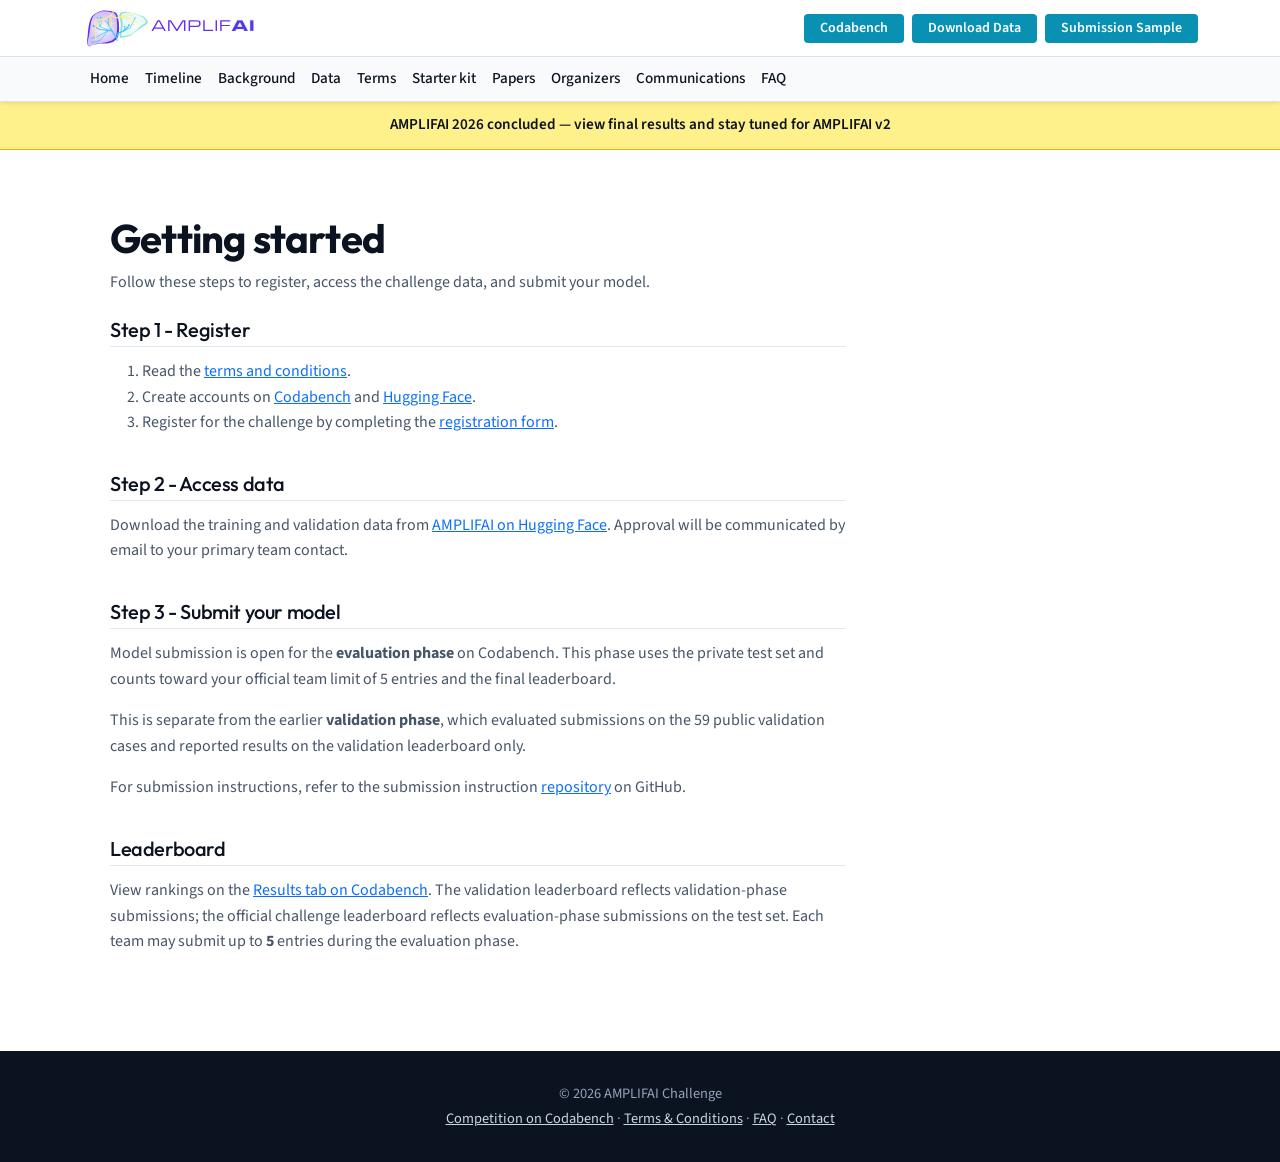
<file: starter-kit.html>
<!DOCTYPE html>
<html lang="en">
  <head>
    <meta charset="utf-8" />
    <meta name="viewport" content="width=device-width, initial-scale=1" />
    <title>Getting started - AMPLIFAI Challenge</title>
    <link rel="icon" href="assets/img/favicon.svg" type="image/svg+xml" />
    <link rel="icon" href="assets/img/favicon.png" type="image/png" />
    <link rel="apple-touch-icon" href="assets/img/favicon.png" />

    <link rel="preconnect" href="https://fonts.googleapis.com" />
    <link rel="preconnect" href="https://fonts.gstatic.com" crossorigin />
    <link
      href="https://fonts.googleapis.com/css2?family=Outfit:wght@500;700&family=Source+Sans+3:wght@400;600&display=swap"
      rel="stylesheet"
    />
    <link
      href="https://cdn.jsdelivr.net/npm/bootstrap@5.3.3/dist/css/bootstrap.min.css"
      rel="stylesheet"
      integrity="sha384-QWTKZyjpPEjISv5WaRU9OFeRpok6YctnYmDr5pNlyT2bRjXh0JMhjY6hW+ALEwIH"
      crossorigin="anonymous"
    />
    <link href="assets/css/style.css" rel="stylesheet" />
  </head>
  <body>
    <header class="site-header fixed-top bg-white shadow-sm">
      <div class="site-header-top border-bottom">
        <div class="container site-header-top-inner">
          <a class="navbar-brand py-0" href="index.html" aria-label="AMPLIFAI - Home">
          <img
            src="assets/img/logo-mini-light.svg"
            alt=""
            width="200"
            height="56"
            class="navbar-brand-logo"
            decoding="async"
          />
        </a>
          <div class="site-header-actions d-none d-lg-flex flex-wrap gap-2">
            <a
              class="btn btn-amplifai btn-sm px-3"
              href="https://www.codabench.org/competitions/14290/"
              target="_blank"
              rel="noopener noreferrer"
              >Codabench</a
            >
            <a
              class="btn btn-amplifai btn-sm px-3"
              href="https://huggingface.co/datasets/UM-IHC-CA2i/AMPLIFAI"
              target="_blank"
              rel="noopener noreferrer"
              >Download Data</a
            >
            <a
              class="btn btn-amplifai btn-sm px-3"
              href="https://github.com/UM2ii/amplifai-codabench"
              target="_blank"
              rel="noopener noreferrer"
              >Submission Sample</a
            >
          </div>
          <button
            class="navbar-toggler site-header-toggler d-lg-none"
            type="button"
            data-bs-toggle="collapse"
            data-bs-target="#siteNavCollapse"
            aria-controls="siteNavCollapse"
            aria-expanded="false"
            aria-label="Toggle navigation"
          >
            <span class="navbar-toggler-icon"></span>
          </button>
        </div>
      </div>
      <nav class="site-header-nav navbar navbar-expand-lg navbar-light border-bottom">
        <div class="container">
          <div class="collapse navbar-collapse" id="siteNavCollapse">
            <ul class="navbar-nav site-header-nav-links me-auto mb-2 mb-lg-0">
            <li class="nav-item"><a class="nav-link" href="index.html">Home</a></li>
            <li class="nav-item"><a class="nav-link" href="timeline.html">Timeline</a></li>
            <li class="nav-item"><a class="nav-link" href="background.html">Background</a></li>
            <li class="nav-item"><a class="nav-link" href="data.html">Data</a></li>
            <li class="nav-item"><a class="nav-link" href="rules.html">Terms</a></li>
            <li class="nav-item"><a class="nav-link active" aria-current="page" href="starter-kit.html">Starter kit</a></li>
            <li class="nav-item"><a class="nav-link" href="papers.html">Papers</a></li>
            <li class="nav-item"><a class="nav-link" href="organizers.html">Organizers</a></li>
            <li class="nav-item"><a class="nav-link" href="communications.html">Communications</a></li>
            <li class="nav-item"><a class="nav-link" href="faq.html">FAQ</a></li>
          </ul>
            <div class="site-header-actions site-header-actions--mobile d-lg-none pb-3 pt-1">
              <a
                class="btn btn-amplifai btn-sm px-3"
                href="https://www.codabench.org/competitions/14290/"
                target="_blank"
                rel="noopener noreferrer"
                >Codabench</a
              >
              <a
                class="btn btn-amplifai btn-sm px-3"
                href="https://huggingface.co/datasets/UM-IHC-CA2i/AMPLIFAI"
                target="_blank"
                rel="noopener noreferrer"
                >Download Data</a
              >
              <a
                class="btn btn-amplifai btn-sm px-3"
                href="https://github.com/UM2ii/amplifai-codabench"
                target="_blank"
                rel="noopener noreferrer"
                >Submission Sample</a
              >
            </div>
          </div>
        </div>
      </nav>
    </header>

    <div class="announcement-banner" role="status">
      <div class="container text-center">
        <a class="announcement-banner-link" href="index.html#challenge-at-a-glance">
          AMPLIFAI 2026 concluded — view final results and stay tuned for AMPLIFAI v2
        </a>
      </div>
    </div>

    <main class="container section-block">
      <h1 class="display-font fw-bold mb-2">Getting started</h1>
      <p class="text-muted-amplifai mb-4">
        Follow these steps to register, access the challenge data, and submit your model.
      </p>

      <article class="rules-prose">
        <h2 class="display-font h5">Step 1 - Register</h2>
        <ol>
          <li>
            Read the
            <a href="rules.html">terms and conditions</a>.
          </li>
          <li>
            Create accounts on
            <a href="https://www.codabench.org/competitions/14290/" target="_blank" rel="noopener noreferrer"
              >Codabench</a
            >
            and
            <a href="https://huggingface.co/datasets/UM-IHC-CA2i/AMPLIFAI" target="_blank" rel="noopener noreferrer"
              >Hugging Face</a
            >.
          </li>
          <li>
            Register for the challenge by completing the
            <a
              href="https://forms.office.com/Pages/ResponsePage.aspx?id=pglwcd4gGkaIlAMSo5XKyWO--qpY16BHkqFYmo-jrRdURDM5R0c0VkZRMTM4S1lDQlo2MVZDT1VXTy4u"
              target="_blank"
              rel="noopener noreferrer"
              >registration form</a
            >.
          </li>
        </ol>

        <h2 class="display-font h5">Step 2 - Access data</h2>
        <p>
          Download the training and validation data from
          <a href="https://huggingface.co/datasets/UM-IHC-CA2i/AMPLIFAI" target="_blank" rel="noopener noreferrer"
            >AMPLIFAI on Hugging Face</a
          >. Approval will be communicated by email to your primary team contact.
        </p>

        <h2 class="display-font h5">Step 3 - Submit your model</h2>
        <p>
          Model submission is open for the <strong>evaluation phase</strong> on Codabench. This phase uses the private
          test set and counts toward your official team limit of 5 entries and the final leaderboard.
        </p>
        <p>
          This is separate from the earlier <strong>validation phase</strong>, which evaluated submissions on the 59
          public validation cases and reported results on the validation leaderboard only.
        </p>
        <p>
          For submission instructions, refer to the submission instruction
          <a href="https://github.com/UM2ii/amplifai-codabench" target="_blank" rel="noopener noreferrer"
            >repository</a
          >
          on GitHub.
        </p>

        <h2 class="display-font h5">Leaderboard</h2>
        <p class="mb-0">
          View rankings on the
          <a href="https://www.codabench.org/competitions/14290/" target="_blank" rel="noopener noreferrer"
            >Results tab on Codabench</a
          >. The validation leaderboard reflects validation-phase submissions; the official challenge leaderboard
          reflects evaluation-phase submissions on the test set. Each team may submit up to <strong>5</strong> entries
          during the evaluation phase.
        </p>
      </article>
    </main>

    <footer class="site-footer">
      <div class="container text-center">
        <p class="mb-1"><span id="y"></span> AMPLIFAI Challenge</p>
        <p class="mb-0">
          <a href="https://www.codabench.org/competitions/14290/" target="_blank" rel="noopener noreferrer"
            >Competition on Codabench</a
          >
          ·
          <a href="rules.html">Terms &amp; Conditions</a>
          ·
          <a href="faq.html">FAQ</a>
          ·
          <a href="mailto:amplifai@som.umaryland.edu">Contact</a>
        </p>
      </div>
    </footer>

    <script
      src="https://cdn.jsdelivr.net/npm/bootstrap@5.3.3/dist/js/bootstrap.bundle.min.js"
      integrity="sha384-YvpcrYf0tY3lHB60NNkmXc5s9fDVZLESaAA55NDzOxhy9GkcIdslK1eN7N6jIeHz"
      crossorigin="anonymous"
    ></script>
    <script>
      document.getElementById("y").textContent = "© " + new Date().getFullYear();
    </script>
  </body>
</html>
</file>
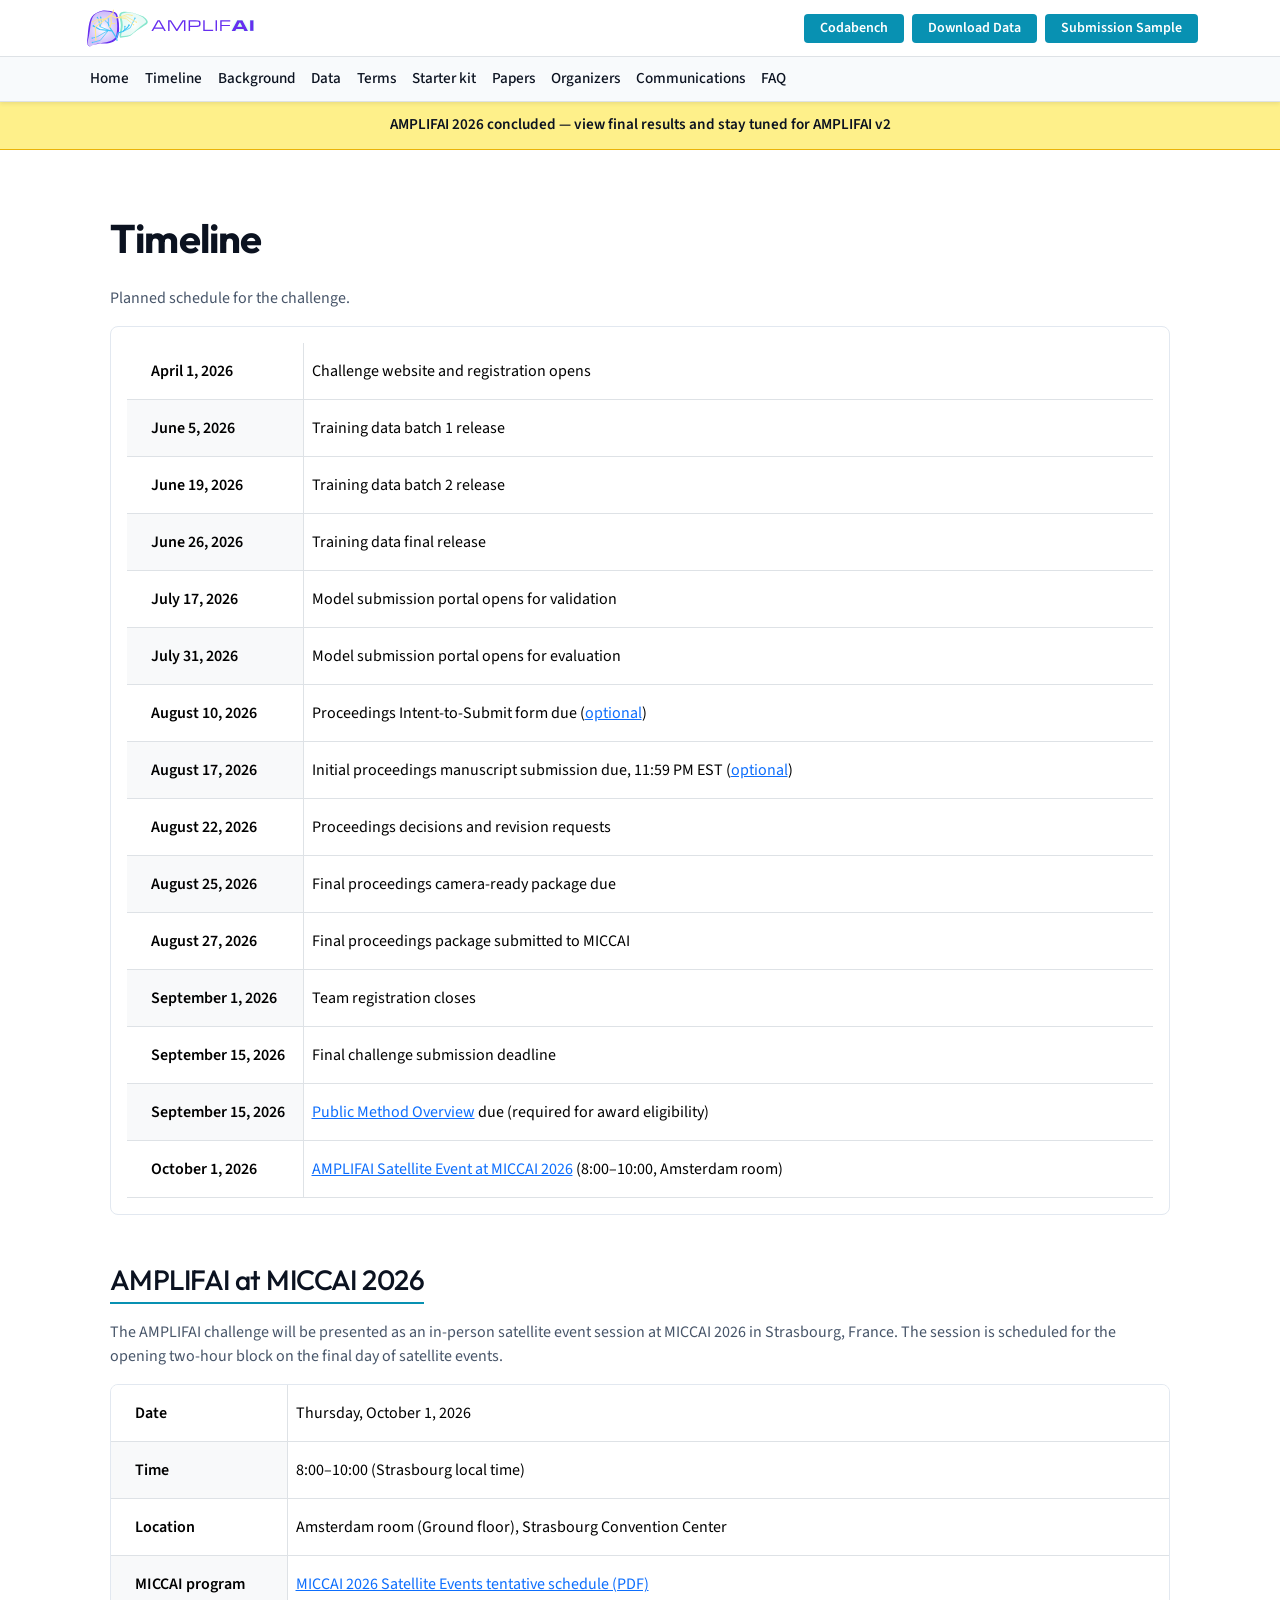
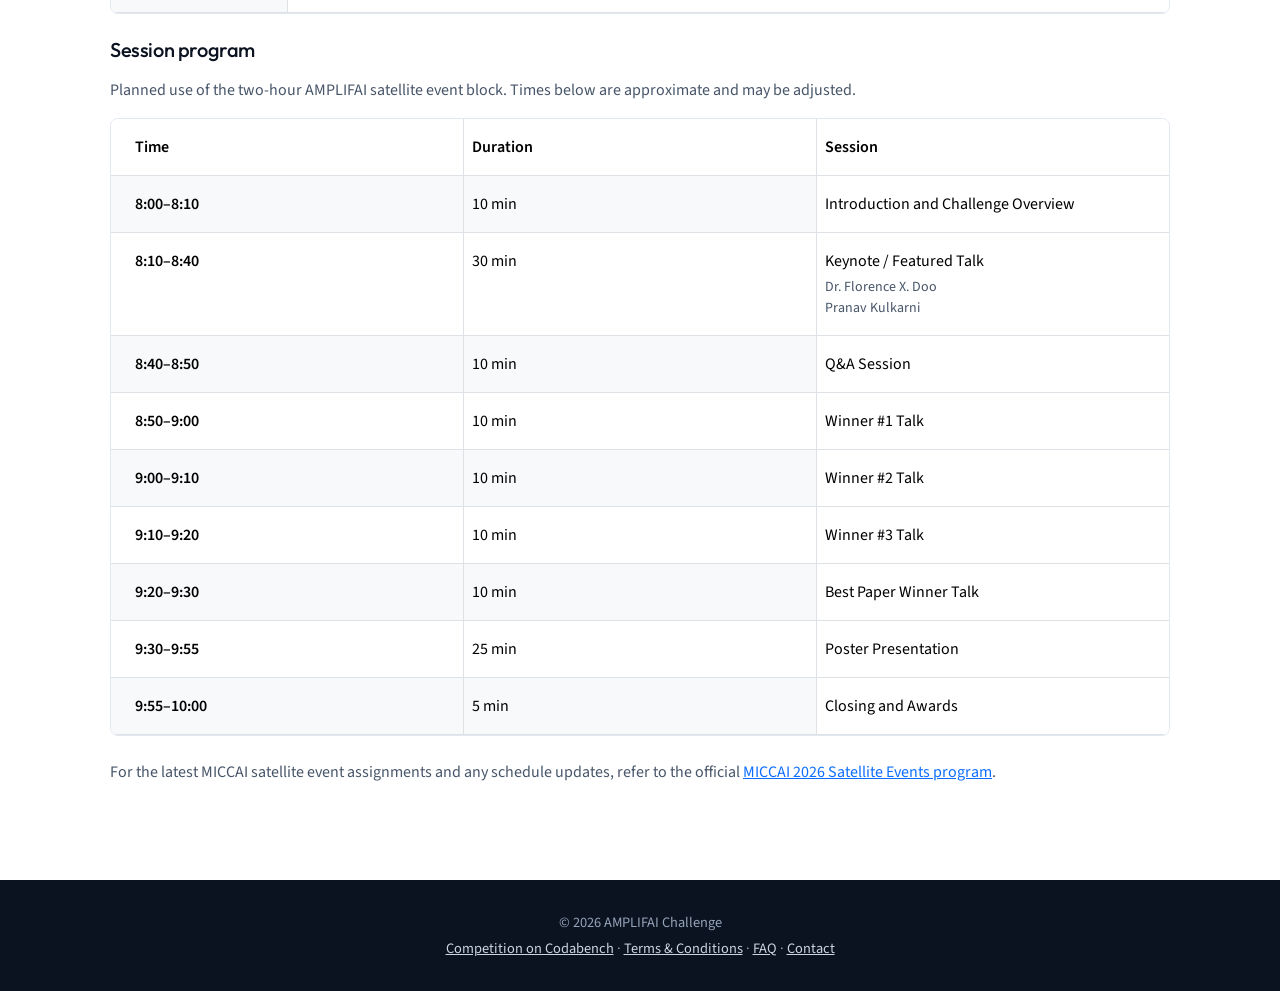
<file: timeline.html>
<!DOCTYPE html>
<html lang="en">
  <head>
    <meta charset="utf-8" />
    <meta name="viewport" content="width=device-width, initial-scale=1" />
    <title>Timeline - AMPLIFAI Challenge</title>
    <link rel="icon" href="assets/img/favicon.svg" type="image/svg+xml" />
    <link rel="icon" href="assets/img/favicon.png" type="image/png" />
    <link rel="apple-touch-icon" href="assets/img/favicon.png" />

    <link rel="preconnect" href="https://fonts.googleapis.com" />
    <link rel="preconnect" href="https://fonts.gstatic.com" crossorigin />
    <link
      href="https://fonts.googleapis.com/css2?family=Outfit:wght@500;700&family=Source+Sans+3:wght@400;600&display=swap"
      rel="stylesheet"
    />
    <link
      href="https://cdn.jsdelivr.net/npm/bootstrap@5.3.3/dist/css/bootstrap.min.css"
      rel="stylesheet"
      integrity="sha384-QWTKZyjpPEjISv5WaRU9OFeRpok6YctnYmDr5pNlyT2bRjXh0JMhjY6hW+ALEwIH"
      crossorigin="anonymous"
    />
    <link href="assets/css/style.css" rel="stylesheet" />
  </head>
  <body>
    <header class="site-header fixed-top bg-white shadow-sm">
      <div class="site-header-top border-bottom">
        <div class="container site-header-top-inner">
          <a class="navbar-brand py-0" href="index.html" aria-label="AMPLIFAI - Home">
          <img
            src="assets/img/logo-mini-light.svg"
            alt=""
            width="200"
            height="56"
            class="navbar-brand-logo"
            decoding="async"
          />
        </a>
          <div class="site-header-actions d-none d-lg-flex flex-wrap gap-2">
            <a
              class="btn btn-amplifai btn-sm px-3"
              href="https://www.codabench.org/competitions/14290/"
              target="_blank"
              rel="noopener noreferrer"
              >Codabench</a
            >
            <a
              class="btn btn-amplifai btn-sm px-3"
              href="https://huggingface.co/datasets/UM-IHC-CA2i/AMPLIFAI"
              target="_blank"
              rel="noopener noreferrer"
              >Download Data</a
            >
            <a
              class="btn btn-amplifai btn-sm px-3"
              href="https://github.com/UM2ii/amplifai-codabench"
              target="_blank"
              rel="noopener noreferrer"
              >Submission Sample</a
            >
          </div>
          <button
            class="navbar-toggler site-header-toggler d-lg-none"
            type="button"
            data-bs-toggle="collapse"
            data-bs-target="#siteNavCollapse"
            aria-controls="siteNavCollapse"
            aria-expanded="false"
            aria-label="Toggle navigation"
          >
            <span class="navbar-toggler-icon"></span>
          </button>
        </div>
      </div>
      <nav class="site-header-nav navbar navbar-expand-lg navbar-light border-bottom">
        <div class="container">
          <div class="collapse navbar-collapse" id="siteNavCollapse">
            <ul class="navbar-nav site-header-nav-links me-auto mb-2 mb-lg-0">
            <li class="nav-item"><a class="nav-link" href="index.html">Home</a></li>
            <li class="nav-item"><a class="nav-link active" aria-current="page" href="timeline.html">Timeline</a></li>
            <li class="nav-item"><a class="nav-link" href="background.html">Background</a></li>
            <li class="nav-item"><a class="nav-link" href="data.html">Data</a></li>
            <li class="nav-item"><a class="nav-link" href="rules.html">Terms</a></li>
            <li class="nav-item"><a class="nav-link" href="starter-kit.html">Starter kit</a></li>
            <li class="nav-item"><a class="nav-link" href="papers.html">Papers</a></li>
            <li class="nav-item"><a class="nav-link" href="organizers.html">Organizers</a></li>
            <li class="nav-item"><a class="nav-link" href="communications.html">Communications</a></li>
            <li class="nav-item"><a class="nav-link" href="faq.html">FAQ</a></li>
          </ul>
            <div class="site-header-actions site-header-actions--mobile d-lg-none pb-3 pt-1">
              <a
                class="btn btn-amplifai btn-sm px-3"
                href="https://www.codabench.org/competitions/14290/"
                target="_blank"
                rel="noopener noreferrer"
                >Codabench</a
              >
              <a
                class="btn btn-amplifai btn-sm px-3"
                href="https://huggingface.co/datasets/UM-IHC-CA2i/AMPLIFAI"
                target="_blank"
                rel="noopener noreferrer"
                >Download Data</a
              >
              <a
                class="btn btn-amplifai btn-sm px-3"
                href="https://github.com/UM2ii/amplifai-codabench"
                target="_blank"
                rel="noopener noreferrer"
                >Submission Sample</a
              >
            </div>
          </div>
        </div>
      </nav>
    </header>

    <div class="announcement-banner" role="status">
      <div class="container text-center">
        <a class="announcement-banner-link" href="index.html#challenge-at-a-glance">
          AMPLIFAI 2026 concluded — view final results and stay tuned for AMPLIFAI v2
        </a>
      </div>
    </div>

    <main class="container section-block">
      <h1 class="display-font fw-bold mb-4">Timeline</h1>
      <p class="text-muted-amplifai">
        Planned schedule for the challenge.
      </p>
      <div class="table-responsive card card-amplifai p-3 overflow-hidden">
        <table class="table table-timeline mb-0">
          <tbody>
            <tr>
              <th class="ps-4 py-3 bg-white border-end">April 1, 2026</th>
              <td class="py-3">Challenge website and registration opens</td>
            </tr>
            <tr>
              <th class="ps-4 py-3 bg-light border-end">June 5, 2026</th>
              <td class="py-3">Training data batch 1 release</td>
            </tr>
            <tr>
              <th class="ps-4 py-3 bg-white border-end">June 19, 2026</th>
              <td class="py-3">Training data batch 2 release</td>
            </tr>
            <tr>
              <th class="ps-4 py-3 bg-light border-end">June 26, 2026</th>
              <td class="py-3">Training data final release</td>
            </tr>
            <tr>
              <th class="ps-4 py-3 bg-white border-end">July 17, 2026</th>
              <td class="py-3">Model submission portal opens for validation</td>
            </tr>
            <tr>
              <th class="ps-4 py-3 bg-light border-end">July 31, 2026</th>
              <td class="py-3">Model submission portal opens for evaluation</td>
            </tr>
            <tr>
              <th class="ps-4 py-3 bg-white border-end">August 10, 2026</th>
              <td class="py-3">
                Proceedings Intent-to-Submit form due (<a href="papers.html#springer-proceedings">optional</a>)
              </td>
            </tr>
            <tr>
              <th class="ps-4 py-3 bg-light border-end">August 17, 2026</th>
              <td class="py-3">
                Initial proceedings manuscript submission due, 11:59&nbsp;PM EST (<a href="openreview-instructions.html">optional</a>)
              </td>
            </tr>
            <tr>
              <th class="ps-4 py-3 bg-white border-end">August 22, 2026</th>
              <td class="py-3">Proceedings decisions and revision requests</td>
            </tr>
            <tr>
              <th class="ps-4 py-3 bg-light border-end">August 25, 2026</th>
              <td class="py-3">Final proceedings camera-ready package due</td>
            </tr>
            <tr>
              <th class="ps-4 py-3 bg-white border-end">August 27, 2026</th>
              <td class="py-3">Final proceedings package submitted to MICCAI</td>
            </tr>
            <tr>
              <th class="ps-4 py-3 bg-light border-end">September 1, 2026</th>
              <td class="py-3">Team registration closes</td>
            </tr>
            <tr>
              <th class="ps-4 py-3 bg-white border-end">September 15, 2026</th>
              <td class="py-3">Final challenge submission deadline</td>
            </tr>
            <tr>
              <th class="ps-4 py-3 bg-light border-end">September 15, 2026</th>
              <td class="py-3">
                <a href="papers.html#method-overview">Public Method Overview</a> due (required for award eligibility)
              </td>
            </tr>
            <tr>
              <th class="ps-4 py-3 bg-white border-end">October 1, 2026</th>
              <td class="py-3">
                <a href="#satellite-event">AMPLIFAI Satellite Event at MICCAI 2026</a> (8:00&ndash;10:00, Amsterdam room)
              </td>
            </tr>
          </tbody>
        </table>
      </div>

      <section class="anchor-offset mt-5" id="satellite-event" aria-labelledby="satellite-event-heading">
        <h2 class="section-title display-font" id="satellite-event-heading">AMPLIFAI at MICCAI 2026</h2>
        <p class="text-muted-amplifai">
          The AMPLIFAI challenge will be presented as an in-person satellite event session at MICCAI 2026 in
          Strasbourg, France. The session is scheduled for the opening two-hour block on the final day of satellite
          events.
        </p>

        <div class="table-responsive card card-amplifai p-0 overflow-hidden mb-4">
          <table class="table table-timeline mb-0">
            <tbody>
              <tr>
                <th class="ps-4 py-3 bg-white border-end">Date</th>
                <td class="py-3">Thursday, October 1, 2026</td>
              </tr>
              <tr>
                <th class="ps-4 py-3 bg-light border-end">Time</th>
                <td class="py-3">8:00&ndash;10:00 (Strasbourg local time)</td>
              </tr>
              <tr>
                <th class="ps-4 py-3 bg-white border-end">Location</th>
                <td class="py-3">Amsterdam room (Ground floor), Strasbourg Convention Center</td>
              </tr>
              <tr>
                <th class="ps-4 py-3 bg-light border-end">MICCAI program</th>
                <td class="py-3">
                  <a
                    href="https://conferences.miccai.org/2026/files/downloads/MICCAI2026-Satellite-Events-Program.pdf"
                    target="_blank"
                    rel="noopener noreferrer"
                    >MICCAI 2026 Satellite Events tentative schedule (PDF)</a
                  >
                </td>
              </tr>
            </tbody>
          </table>
        </div>

        <h3 class="display-font h5 mb-3">Session program</h3>
        <p class="text-muted-amplifai">
          Planned use of the two-hour AMPLIFAI satellite event block. Times below are approximate and may be adjusted.
        </p>
        <div class="table-responsive card card-amplifai p-0 overflow-hidden mb-4">
          <table class="table table-timeline mb-0">
            <thead>
              <tr>
                <th class="ps-4 py-3 bg-white border-end" scope="col">Time</th>
                <th class="py-3 bg-white border-end" scope="col">Duration</th>
                <th class="py-3 bg-white" scope="col">Session</th>
              </tr>
            </thead>
            <tbody>
              <tr>
                <th class="ps-4 py-3 bg-light border-end text-nowrap">8:00&ndash;8:10</th>
                <td class="py-3 bg-light border-end">10 min</td>
                <td class="py-3">Introduction and Challenge Overview</td>
              </tr>
              <tr>
                <th class="ps-4 py-3 bg-white border-end text-nowrap">8:10&ndash;8:40</th>
                <td class="py-3 border-end">30 min</td>
                <td class="py-3">
                  Keynote / Featured Talk
                  <div class="text-muted-amplifai small mt-1">
                    Dr. Florence X. Doo<br />
                    Pranav Kulkarni
                  </div>
                </td>
              </tr>
              <tr>
                <th class="ps-4 py-3 bg-light border-end text-nowrap">8:40&ndash;8:50</th>
                <td class="py-3 bg-light border-end">10 min</td>
                <td class="py-3">Q&amp;A Session</td>
              </tr>
              <tr>
                <th class="ps-4 py-3 bg-white border-end text-nowrap">8:50&ndash;9:00</th>
                <td class="py-3 border-end">10 min</td>
                <td class="py-3">Winner #1 Talk</td>
              </tr>
              <tr>
                <th class="ps-4 py-3 bg-light border-end text-nowrap">9:00&ndash;9:10</th>
                <td class="py-3 bg-light border-end">10 min</td>
                <td class="py-3">Winner #2 Talk</td>
              </tr>
              <tr>
                <th class="ps-4 py-3 bg-white border-end text-nowrap">9:10&ndash;9:20</th>
                <td class="py-3 border-end">10 min</td>
                <td class="py-3">Winner #3 Talk</td>
              </tr>
              <tr>
                <th class="ps-4 py-3 bg-light border-end text-nowrap">9:20&ndash;9:30</th>
                <td class="py-3 bg-light border-end">10 min</td>
                <td class="py-3">Best Paper Winner Talk</td>
              </tr>
              <tr>
                <th class="ps-4 py-3 bg-white border-end text-nowrap">9:30&ndash;9:55</th>
                <td class="py-3 border-end">25 min</td>
                <td class="py-3">Poster Presentation</td>
              </tr>
              <tr>
                <th class="ps-4 py-3 bg-light border-end text-nowrap">9:55&ndash;10:00</th>
                <td class="py-3 bg-light border-end">5 min</td>
                <td class="py-3">Closing and Awards</td>
              </tr>
            </tbody>
          </table>
        </div>

        <p class="text-muted-amplifai mb-0">
          For the latest MICCAI satellite event assignments and any schedule updates, refer to the official
          <a
            href="https://conferences.miccai.org/2026/files/downloads/MICCAI2026-Satellite-Events-Program.pdf"
            target="_blank"
            rel="noopener noreferrer"
            >MICCAI 2026 Satellite Events program</a
          >.
        </p>
      </section>
    </main>

    <footer class="site-footer">
      <div class="container text-center">
        <p class="mb-1"><span id="y"></span> AMPLIFAI Challenge</p>
        <p class="mb-0">
          <a href="https://www.codabench.org/competitions/14290/" target="_blank" rel="noopener noreferrer"
            >Competition on Codabench</a
          >
          &middot;
          <a href="rules.html">Terms &amp; Conditions</a>
          &middot;
          <a href="faq.html">FAQ</a>
          &middot;
          <a href="mailto:amplifai@som.umaryland.edu">Contact</a>
        </p>
      </div>
    </footer>

    <script
      src="https://cdn.jsdelivr.net/npm/bootstrap@5.3.3/dist/js/bootstrap.bundle.min.js"
      integrity="sha384-YvpcrYf0tY3lHB60NNkmXc5s9fDVZLESaAA55NDzOxhy9GkcIdslK1eN7N6jIeHz"
      crossorigin="anonymous"
    ></script>
    <script>
      document.getElementById("y").textContent = "© " + new Date().getFullYear();
    </script>
  </body>
</html>
</file>
<file: assets/css/style.css>
/* AMPLIFAI challenge site - layout & theme */
:root {
  --amplifai-ink: #0b1220;
  --amplifai-muted: #475569;
  --amplifai-accent: #0891b2;
  --amplifai-accent-deep: #0e7490;
  --amplifai-surface: #f8fafc;
  --amplifai-border: #e2e8f0;
  --amplifai-hero-gradient: linear-gradient(135deg, #0b1220 0%, #134e4a 48%, #0e7490 100%);
  --amplifai-navbar-top-height: 3.5rem;
  --amplifai-navbar-nav-height: 2.625rem;
  --amplifai-navbar-height: calc(var(--amplifai-navbar-top-height) + var(--amplifai-navbar-nav-height));
  --amplifai-banner-height: 3.25rem;
}

@media (max-width: 991.98px) {
  :root {
    --amplifai-navbar-height: var(--amplifai-navbar-top-height);
  }
}

html {
  scroll-behavior: smooth;
}

body {
  font-family: "Source Sans 3", system-ui, -apple-system, "Segoe UI", Roboto, sans-serif;
  color: var(--amplifai-ink);
  background: #fff;
  padding-top: calc(var(--amplifai-navbar-height) + var(--amplifai-banner-height));
}

h1,
h2,
h3,
.display-font {
  font-family: "Outfit", system-ui, sans-serif;
  letter-spacing: -0.02em;
}

.text-muted-amplifai {
  color: var(--amplifai-muted) !important;
}

.navbar-brand {
  font-family: "Outfit", system-ui, sans-serif;
  font-weight: 700;
  letter-spacing: -0.03em;
  color: var(--amplifai-ink) !important;
}

.navbar-brand-logo {
  height: 2.15rem;
  width: auto;
  display: block;
}

.site-header {
  z-index: 1030;
}

.site-header-top-inner {
  display: flex;
  align-items: center;
  justify-content: space-between;
  gap: 1rem;
  min-height: var(--amplifai-navbar-top-height);
  padding-top: 0.35rem;
  padding-bottom: 0.35rem;
}

.site-header-nav {
  padding: 0;
  background: var(--amplifai-surface);
}

.site-header-nav-links {
  flex-wrap: wrap;
}

@media (min-width: 992px) {
  .site-header-nav .navbar-collapse {
    display: flex !important;
  }

  .site-header-nav-links .nav-link {
    padding-top: 0.65rem;
    padding-bottom: 0.65rem;
    font-size: 0.95rem;
  }
}

@media (max-width: 991.98px) {
  .site-header-nav {
    border-bottom: none !important;
  }

  .site-header-nav .container {
    padding-left: 0;
    padding-right: 0;
  }

  .site-header-nav .navbar-collapse {
    background: #fff;
    border-bottom: 1px solid var(--amplifai-border);
    padding-left: 1rem;
    padding-right: 1rem;
  }
}

@media (min-width: 992px) {
  .navbar-brand-logo {
    height: 2.4rem;
  }
}

.hero-brand-logo {
  max-width: min(100%, 24rem);
  height: auto;
  display: block;
}

.nav-link {
  font-weight: 500;
  color: var(--amplifai-ink) !important;
}

.nav-link:hover,
.nav-link:focus {
  color: var(--amplifai-accent-deep) !important;
}

.btn-amplifai {
  background: var(--amplifai-accent);
  border: none;
  color: #fff !important;
  font-weight: 600;
}

.btn-amplifai:hover {
  background: var(--amplifai-accent-deep);
  color: #fff !important;
}

.hero {
  background: var(--amplifai-hero-gradient);
  color: #e2e8f0;
  padding: 3.5rem 0 4rem;
  margin-bottom: 0;
}

.hero h1 {
  color: #fff;
  font-size: clamp(2rem, 4vw, 2.85rem);
}

.hero .lead {
  color: #cbd5e1;
  max-width: 40rem;
}

.section-title {
  font-size: 1.75rem;
  margin-bottom: 1rem;
  padding-bottom: 0.35rem;
  border-bottom: 2px solid var(--amplifai-accent);
  display: inline-block;
}

.section-block {
  padding: 3.5rem 1.5rem;
}

@media (min-width: 768px) {
  .section-block {
    padding: 3.5rem 2rem;
  }
}

@media (min-width: 1200px) {
  .section-block {
    padding: 4rem 2.5rem;
  }
}

.section-block:nth-child(even) {
  background: var(--amplifai-surface);
}

.card-amplifai {
  border: 1px solid var(--amplifai-border);
  border-radius: 0.5rem;
  background: #fff;
}

footer.site-footer {
  background: var(--amplifai-ink);
  color: #94a3b8;
  padding: 2rem 0;
  margin-top: 2rem;
  font-size: 0.9rem;
  text-align: center !important;
}

footer.site-footer .container {
  text-align: center !important;
}

footer.site-footer p {
  text-align: center !important;
}

footer.site-footer a {
  color: #cbd5e1;
}

footer.site-footer a:hover {
  color: #fff;
}

.anchor-offset {
  scroll-margin-top: calc(var(--amplifai-navbar-height) + var(--amplifai-banner-height) + 0.5rem);
}

.announcement-banner {
  position: fixed;
  top: var(--amplifai-navbar-height);
  left: 0;
  right: 0;
  z-index: 1029;
  min-height: var(--amplifai-banner-height);
  display: flex;
  align-items: center;
  background: #fef08a;
  border-bottom: 1px solid #eab308;
  padding: 0.4rem 0;
}

.announcement-banner-link {
  display: inline-block;
  color: var(--amplifai-ink);
  font-weight: 600;
  font-size: 0.95rem;
  line-height: 1.35;
  text-decoration: none;
}

@media (max-width: 575.98px) {
  .announcement-banner-link {
    font-size: 0.85rem;
  }
}

.announcement-banner-link:hover,
.announcement-banner-link:focus {
  color: var(--amplifai-accent-deep);
  text-decoration: underline;
}

.communications-intro {
  max-width: 42rem;
}

.communications-featured {
  margin-bottom: 2.5rem;
  padding: 1.5rem 1.5rem 1.65rem;
  border: 2px solid var(--amplifai-accent);
  border-radius: 0.5rem;
  background: linear-gradient(180deg, #ecfeff 0%, #fff 100%);
}

.communications-featured-date {
  display: block;
  margin-bottom: 0.35rem;
  font-size: 0.85rem;
  font-weight: 600;
  letter-spacing: 0.02em;
  text-transform: uppercase;
  color: var(--amplifai-muted);
}

.communications-featured-title {
  margin-bottom: 1rem;
  font-family: "Outfit", system-ui, sans-serif;
  font-size: 1.35rem;
  font-weight: 700;
  color: var(--amplifai-ink);
}

.communications-featured .text-muted-amplifai {
  max-width: none;
}

.faq-intro {
  max-width: 42rem;
}

.faq-section-heading {
  font-family: "Outfit", system-ui, sans-serif;
  font-size: 1.25rem;
  font-weight: 700;
  color: var(--amplifai-ink);
  margin: 0 0 1rem;
}

.faq-list {
  max-width: 46rem;
}

.faq-contact-card {
  max-width: 46rem;
  overflow: hidden;
}

.faq-contact-card-body {
  padding: 1.5rem;
}

.faq-page .communication-body {
  padding: 1.25rem 1.5rem 1.5rem;
}

.faq-contact-heading {
  font-size: 1.35rem;
}

.faq-contact-email {
  font-family: "Outfit", system-ui, sans-serif;
  font-size: 1.1rem;
  font-weight: 600;
}

.faq-figure {
  max-width: 46rem;
  margin: 1.25rem 0 0;
}

.faq-figure img {
  width: 100%;
  height: auto;
  border: 1px solid var(--amplifai-border);
  border-radius: 0.5rem;
}

.faq-figure figcaption {
  margin-top: 0.65rem;
  font-size: 0.9rem;
  color: var(--amplifai-muted);
}

.faq-steps {
  margin: 1.25rem 0 0;
  padding-left: 1.25rem;
}

.faq-steps > li {
  margin-bottom: 1.75rem;
}

.faq-steps > li:last-child {
  margin-bottom: 0;
}

.faq-steps > li > p {
  margin-bottom: 0.75rem;
}

.faq-steps > li .faq-figure {
  margin-top: 0;
}

.communications-list {
  border: 1px solid var(--amplifai-border);
  border-radius: 0.5rem;
  overflow: hidden;
  background: #fff;
}

.communication-item + .communication-item {
  border-top: 1px solid var(--amplifai-border);
}

.communication-toggle {
  display: flex;
  align-items: center;
  gap: 1rem;
  width: 100%;
  margin: 0;
  padding: 1rem 1.25rem;
  border: none;
  background: var(--amplifai-surface);
  color: var(--amplifai-ink);
  text-align: left;
  box-shadow: none;
  cursor: pointer;
  transition: background-color 0.15s ease, color 0.15s ease;
}

.communication-toggle:not(.collapsed) {
  background: #fff;
  box-shadow: inset 0 -1px 0 var(--amplifai-border);
}

.communication-toggle:hover,
.communication-toggle:focus {
  background: #fff;
  color: var(--amplifai-accent-deep);
  box-shadow: none;
}

.communication-toggle:focus-visible {
  outline: 2px solid var(--amplifai-accent);
  outline-offset: -2px;
}

.communication-meta {
  display: grid;
  grid-template-columns: minmax(7rem, 9rem) 1fr;
  gap: 1rem 1.5rem;
  align-items: baseline;
  flex: 1;
  min-width: 0;
}

.communication-meta.faq-question-meta {
  display: block;
  flex: 1;
  min-width: 0;
}

.communication-meta.faq-question-meta .communication-subject {
  display: block;
  line-height: 1.5;
  white-space: normal;
}

.communication-chevron {
  flex-shrink: 0;
  display: inline-flex;
  align-items: center;
  justify-content: center;
  width: 1.75rem;
  height: 1.75rem;
  border-radius: 999px;
  background: rgba(11, 18, 32, 0.06);
  color: var(--amplifai-muted);
  transition: transform 0.2s ease, background-color 0.2s ease, color 0.2s ease;
}

.communication-toggle:not(.collapsed) .communication-chevron {
  transform: rotate(180deg);
  color: var(--amplifai-accent-deep);
  background: rgba(8, 145, 178, 0.12);
}

.communication-toggle:hover .communication-chevron,
.communication-toggle:focus .communication-chevron {
  color: var(--amplifai-accent-deep);
  background: rgba(8, 145, 178, 0.12);
}

@media (max-width: 575.98px) {
  .communication-meta {
    grid-template-columns: 1fr;
    gap: 0.25rem;
  }
}

.communication-date {
  font-size: 0.9rem;
  font-weight: 600;
  color: var(--amplifai-muted);
  white-space: nowrap;
}

.communication-subject {
  font-family: "Outfit", system-ui, sans-serif;
  font-weight: 600;
  font-size: 1rem;
}

.communication-body {
  padding: 1.25rem 1.25rem 1.5rem;
  color: var(--amplifai-muted);
  line-height: 1.65;
}

.communication-body p:last-of-type {
  margin-bottom: 0;
}

.communication-body ul {
  margin-bottom: 1rem;
  padding-left: 1.25rem;
}

.communication-body ol {
  margin-bottom: 1rem;
  padding-left: 1.35rem;
}

.communication-body li {
  margin-bottom: 0.35rem;
}

.communication-signature {
  margin-top: 1.25rem;
  font-weight: 600;
  color: var(--amplifai-ink);
}

.table-timeline th {
  font-weight: 600;
  width: 11rem;
}

.winners-section {
  background: linear-gradient(180deg, #ecfeff 0%, #f8fafc 100%);
  border-top: 3px solid var(--amplifai-accent);
  border-bottom: 1px solid var(--amplifai-border);
}

.challenge-glance {
  background: #fff;
}

.challenge-glance-intro {
  max-width: 52rem;
}

.challenge-eyebrow,
.best-paper-kicker,
.background-eyebrow {
  font-size: 0.78rem;
  font-weight: 700;
  letter-spacing: 0.09em;
  text-transform: uppercase;
}

.challenge-eyebrow,
.background-eyebrow {
  color: var(--amplifai-accent-deep);
}

.challenge-glance-copy {
  max-width: 48rem;
  line-height: 1.65;
}

.challenge-metrics-band {
  display: grid;
  grid-template-columns: repeat(4, minmax(0, 1fr));
  margin-top: 2rem;
  overflow: hidden;
  border: 1px solid var(--amplifai-border);
  border-radius: 0.65rem;
  background: #fff;
}

.challenge-metric {
  padding: 1.35rem 1.4rem 1.45rem;
}

.challenge-metric + .challenge-metric {
  border-left: 1px solid var(--amplifai-border);
}

.challenge-metric-value {
  margin: 0 0 0.45rem;
  font-family: "Outfit", system-ui, sans-serif;
  font-size: clamp(2.15rem, 3vw, 2.85rem);
  font-weight: 700;
  line-height: 1;
  letter-spacing: -0.04em;
  color: var(--amplifai-ink);
}

.challenge-metric-label {
  margin: 0;
  max-width: 13rem;
  font-size: 0.95rem;
  line-height: 1.4;
  color: var(--amplifai-muted);
}

@media (max-width: 991.98px) {
  .challenge-metrics-band {
    grid-template-columns: repeat(2, minmax(0, 1fr));
  }

  .challenge-metric:nth-child(3) {
    border-left: 0;
  }

  .challenge-metric:nth-child(3),
  .challenge-metric:nth-child(4) {
    border-top: 1px solid var(--amplifai-border);
  }
}

.participation-section {
  background: #fff;
}

.participation-heading {
  display: grid;
  gap: 0.75rem 2rem;
  align-items: end;
  max-width: 68rem;
  margin: 0 auto 1.35rem;
}

.participation-copy {
  max-width: 43rem;
  line-height: 1.65;
}

.participation-figure {
  max-width: 68rem;
  margin-left: auto;
  margin-right: auto;
  overflow: hidden;
  border: 1px solid var(--amplifai-border);
  border-radius: 0.7rem;
  background: #fff;
}

.participation-map {
  display: block;
  width: 100%;
  height: auto;
  background: #fff;
}

.participation-caption {
  padding: 1rem 1.2rem 1.15rem;
  border-top: 1px solid var(--amplifai-border);
}

.participation-legend {
  display: flex;
  flex-wrap: wrap;
  gap: 0.6rem 1.25rem;
  align-items: center;
  margin-bottom: 0.75rem;
}

.participation-legend-item {
  display: inline-flex;
  align-items: center;
  gap: 0.45rem;
  font-size: 0.9rem;
  color: var(--amplifai-ink);
}

.participation-dot {
  width: 0.65rem;
  height: 0.65rem;
  border-radius: 999px;
  background: #13747d;
  box-shadow: 0 0 0 2px #fff, 0 0 0 3px rgba(19, 116, 125, 0.2);
}

.participation-award {
  display: inline-flex;
  align-items: center;
  justify-content: center;
  min-width: 1.65rem;
  height: 1.65rem;
  padding: 0 0.3rem;
  border-radius: 999px;
  background: #f6c453;
  color: var(--amplifai-ink);
  font-family: "Outfit", system-ui, sans-serif;
  font-size: 0.78rem;
  font-weight: 700;
}

.participation-award--paper {
  background: #33c7d4;
}

.background-overview-grid {
  display: grid;
  grid-template-columns: repeat(2, minmax(0, 1fr));
  gap: 1.5rem;
  margin-bottom: 3.5rem;
}

.background-overview-column {
  padding: 1.6rem 1.7rem;
  border: 1px solid var(--amplifai-border);
  border-radius: 0.7rem;
  background: #fff;
}

.background-overview-column--challenge {
  background: var(--amplifai-surface);
}

.background-overview-column h3 {
  margin-top: 1.6rem;
  margin-bottom: 0.55rem;
}

.background-overview-column h3:first-of-type {
  margin-top: 0;
}

.background-overview-column p {
  color: var(--amplifai-muted);
  line-height: 1.65;
}

.background-detail-heading {
  max-width: 56rem;
  margin-bottom: 1.25rem;
  padding-bottom: 0.85rem;
  border-bottom: 2px solid var(--amplifai-accent);
}

.background-detail-prose {
  max-width: 56rem;
}

@media (min-width: 992px) {
  .participation-heading {
    grid-template-columns: minmax(18rem, 0.9fr) minmax(0, 1.1fr);
  }
}

@media (max-width: 767.98px) {
  .background-overview-grid {
    grid-template-columns: 1fr;
  }
}

.best-paper-card {
  margin-top: 1.5rem;
  padding: 1.25rem 1.35rem 1.3rem;
  border: 1px solid #fde68a;
  border-left: 4px solid #eab308;
  border-radius: 0.55rem;
  background: #fefce8;
}

.best-paper-kicker {
  margin: 0 0 0.45rem;
  color: #854d0e;
}

.best-paper-title {
  margin: 0 0 0.45rem;
  font-size: 1.15rem;
  line-height: 1.4;
}

.best-paper-title a {
  color: var(--amplifai-ink);
  text-decoration-thickness: 1px;
  text-underline-offset: 0.16em;
}

.best-paper-title a:hover,
.best-paper-title a:focus {
  color: var(--amplifai-accent-deep);
}

.best-paper-meta {
  color: var(--amplifai-muted);
  line-height: 1.5;
}

@media (max-width: 575.98px) {
  .challenge-metrics-band {
    grid-template-columns: 1fr;
  }

  .challenge-metric + .challenge-metric,
  .challenge-metric:nth-child(3) {
    border-left: 0;
    border-top: 1px solid var(--amplifai-border);
  }

  .participation-caption {
    padding: 0.9rem 1rem 1rem;
  }
}

.table-winners {
  width: 100%;
  min-width: 40rem;
  margin-bottom: 0;
}

.table-winners th,
.table-winners td {
  vertical-align: top;
  color: var(--amplifai-ink);
  border-bottom: 1px solid var(--amplifai-border);
}

.table-winners thead th {
  font-weight: 600;
  font-size: 0.95rem;
  background: var(--amplifai-surface);
  border-bottom: 2px solid var(--amplifai-border);
  white-space: nowrap;
}

.table-winners tbody tr:nth-child(even) {
  background: var(--amplifai-surface);
}

.table-winners tbody th[scope="row"] {
  font-weight: 600;
  white-space: nowrap;
  width: 5.5rem;
}

.table-winners tbody td {
  line-height: 1.55;
}

.table-winners tbody tr:last-child th,
.table-winners tbody tr:last-child td {
  border-bottom: 0;
}

.rules-prose {
  max-width: 46rem;
}

.rules-prose h2 {
  font-size: 1.25rem;
  margin-top: 2.25rem;
  margin-bottom: 0.75rem;
  padding-bottom: 0.25rem;
  border-bottom: 1px solid var(--amplifai-border);
}

.rules-prose h2:first-of-type {
  margin-top: 0.5rem;
}

.rules-prose p,
.rules-prose li {
  color: var(--amplifai-muted);
  line-height: 1.6;
}

.rules-prose ul {
  margin-bottom: 1rem;
}

.background-categories-table {
  font-size: 0.9rem;
}

.background-categories-table th {
  white-space: nowrap;
}

.lirads-figure {
  max-width: 56rem;
}

.lirads-figure img {
  width: 100%;
  height: auto;
}

.rules-prose .rules-meta {
  font-size: 0.9rem;
  margin-top: 2.5rem;
  padding-top: 1rem;
  border-top: 1px solid var(--amplifai-border);
  color: var(--amplifai-muted);
}

.papers-intro {
  max-width: 42rem;
}

.papers-notice {
  max-width: 46rem;
  margin-bottom: 2.5rem;
  padding: 1.15rem 1.35rem;
  border: 2px solid #eab308;
  border-radius: 0.5rem;
  background: #fefce8;
  color: var(--amplifai-ink);
  line-height: 1.65;
}

.papers-section {
  max-width: 46rem;
  margin-bottom: 2.5rem;
  overflow: hidden;
}

.papers-section--required {
  border-left: 4px solid #dc2626;
}

.papers-section--optional {
  border-left: 4px solid var(--amplifai-accent);
}

.papers-section-header {
  display: flex;
  flex-wrap: wrap;
  align-items: center;
  gap: 0.75rem 1rem;
  padding: 1.25rem 1.5rem;
  background: var(--amplifai-surface);
  border-bottom: 1px solid var(--amplifai-border);
}

.papers-section--required .papers-section-header {
  background: #fef2f2;
}

.papers-section--optional .papers-section-header {
  background: #ecfeff;
}

.papers-badge {
  display: inline-block;
  padding: 0.2rem 0.65rem;
  border-radius: 999px;
  font-size: 0.75rem;
  font-weight: 700;
  letter-spacing: 0.04em;
  text-transform: uppercase;
  white-space: nowrap;
}

.papers-badge--required {
  background: #dc2626;
  color: #fff;
}

.papers-badge--optional {
  background: var(--amplifai-accent);
  color: #fff;
}

.papers-section-body {
  padding: 1.5rem;
}

.papers-section-body.rules-prose h3 {
  font-size: 1.1rem;
  margin-top: 2rem;
  margin-bottom: 0.75rem;
  padding-bottom: 0.25rem;
  border-bottom: 1px solid var(--amplifai-border);
}

.papers-section-body.rules-prose h3:first-of-type {
  margin-top: 0.25rem;
}

.papers-section-body.rules-prose ol {
  margin-bottom: 1rem;
  padding-left: 1.35rem;
  color: var(--amplifai-muted);
}

.papers-section-body.rules-prose ol > li {
  margin-bottom: 0.75rem;
}

.papers-deadline {
  margin-top: 1.5rem;
  padding-top: 1rem;
  border-top: 1px solid var(--amplifai-border);
}

.papers-placeholder {
  font-style: italic;
  color: var(--amplifai-muted);
}

.papers-downloads {
  margin-bottom: 0;
  padding-left: 0;
  list-style: none;
}

.papers-downloads li {
  margin-bottom: 0.65rem;
  padding-left: 1.35rem;
  position: relative;
}

.papers-downloads li::before {
  content: "";
  position: absolute;
  left: 0;
  top: 0.55rem;
  width: 0.45rem;
  height: 0.45rem;
  border-radius: 999px;
  background: var(--amplifai-accent);
}

.papers-downloads a {
  font-weight: 600;
}

.papers-bibtex {
  max-width: 100%;
  margin-bottom: 1.5rem;
  padding: 1rem 1.15rem;
  overflow-x: auto;
  border: 1px solid var(--amplifai-border);
  border-radius: 0.5rem;
  background: var(--amplifai-surface);
  font-size: 0.82rem;
  line-height: 1.55;
  color: var(--amplifai-ink);
}

.papers-bibtex code {
  font-family: ui-monospace, SFMono-Regular, Menlo, Monaco, Consolas, "Liberation Mono", "Courier New", monospace;
  white-space: pre;
}

.organizers-page-title {
  margin-bottom: 1rem;
}

.organizers-intro {
  margin-bottom: 0;
  max-width: none;
  line-height: 1.65;
}

.organizers-miccai-banner {
  margin-top: 2rem;
}

.organizers-committee-heading {
  font-size: clamp(1.75rem, 3vw, 2.25rem);
  font-weight: 700;
  color: var(--amplifai-ink);
  margin: 3.5rem 0 2.25rem;
  padding-bottom: 1rem;
  letter-spacing: -0.03em;
  border-bottom: 3px solid var(--amplifai-accent);
}

.organizers-group + .organizers-group {
  margin-top: 5rem;
  padding-top: 0.25rem;
}

.organizers-section-heading {
  font-size: 1.15rem;
  font-weight: 600;
  color: var(--amplifai-accent-deep);
  margin: 0;
  padding-bottom: 0.65rem;
  border-bottom: 2px solid var(--amplifai-border);
}

.organizers-institutes-heading {
  font-size: 1.35rem;
  font-weight: 700;
  color: var(--amplifai-ink);
  margin: 4rem 0 1.75rem;
  padding-bottom: 0.65rem;
  border-bottom: 3px solid var(--amplifai-accent);
}

.organizers-funding-list {
  padding-left: 2rem;
  list-style-position: outside;
  max-width: none;
}

.organizers-funding-list li {
  display: list-item;
  padding-left: 0.35rem;
  line-height: 1.65;
}

.organizers-funding-list li + li {
  margin-top: 1rem;
}

.organizers-grid {
  display: grid;
  grid-template-columns: repeat(2, minmax(0, 1fr));
  gap: 1.75rem 1.5rem;
  margin-top: 1.75rem;
}

@media (min-width: 768px) {
  .organizers-grid {
    grid-template-columns: repeat(3, minmax(0, 1fr));
  }
}

@media (min-width: 1200px) {
  .organizers-grid {
    grid-template-columns: repeat(5, minmax(0, 1fr));
  }
}

.organizer-card {
  text-align: center;
}

.organizer-card figure {
  margin: 0;
  border-radius: 0.5rem;
  overflow: hidden;
  border: 1px solid var(--amplifai-border);
  background: var(--amplifai-surface);
  aspect-ratio: 1;
  padding: 0.375rem;
}

.organizer-card img {
  width: 100%;
  height: 100%;
  object-fit: cover;
  display: block;
  border-radius: 0.35rem;
}

.organizer-card .organizer-name {
  font-family: "Outfit", system-ui, sans-serif;
  font-weight: 600;
  font-size: 0.95rem;
  margin: 0.65rem 0 0;
  color: var(--amplifai-ink);
  line-height: 1.25;
}

.organizer-card .organizer-title {
  font-size: 0.85rem;
  font-weight: 600;
  color: var(--amplifai-ink);
  margin: 0.35rem 0 0;
  line-height: 1.35;
}

.organizer-card .organizer-affiliation {
  font-size: 0.8rem;
  font-weight: 400;
  color: var(--amplifai-muted);
  margin: 0.35rem 0 0;
  line-height: 1.35;
}

.organizing-institutes-grid {
  display: grid;
  grid-template-columns: repeat(auto-fit, minmax(15rem, 1fr));
  gap: 1.25rem;
  align-items: stretch;
}

.organizing-institute-card {
  display: flex;
  flex-direction: column;
  align-items: center;
  justify-content: center;
  padding: 1.25rem 1rem;
  border: 1px solid var(--amplifai-border);
  border-radius: 0.5rem;
  background: #fff;
  text-align: center;
}

.organizing-institute-img {
  display: block;
  margin: 0 auto;
  max-width: 100%;
  height: auto;
  max-height: 4.25rem;
  width: auto;
  object-fit: contain;
}

.organizing-institute-img--svg {
  max-height: 3.5rem;
}

@media print {
  .announcement-banner {
    display: none !important;
  }

  body {
    padding-top: 0 !important;
  }

  /* Header is fixed on screen; in print, static flow so it appears once (top of p.1), not on every sheet */
  .site-header,
  nav.navbar,
  .sticky-header {
    position: static !important;
    inset: auto !important;
    display: block !important;
    width: 100% !important;
    box-shadow: none !important;
    page-break-after: avoid;
    break-after: avoid;
  }

  .navbar-collapse,
  .navbar-collapse.collapse {
    display: block !important;
    visibility: visible !important;
    height: auto !important;
    overflow: visible !important;
  }

  .navbar-toggler {
    display: none !important;
  }
}
</file>
